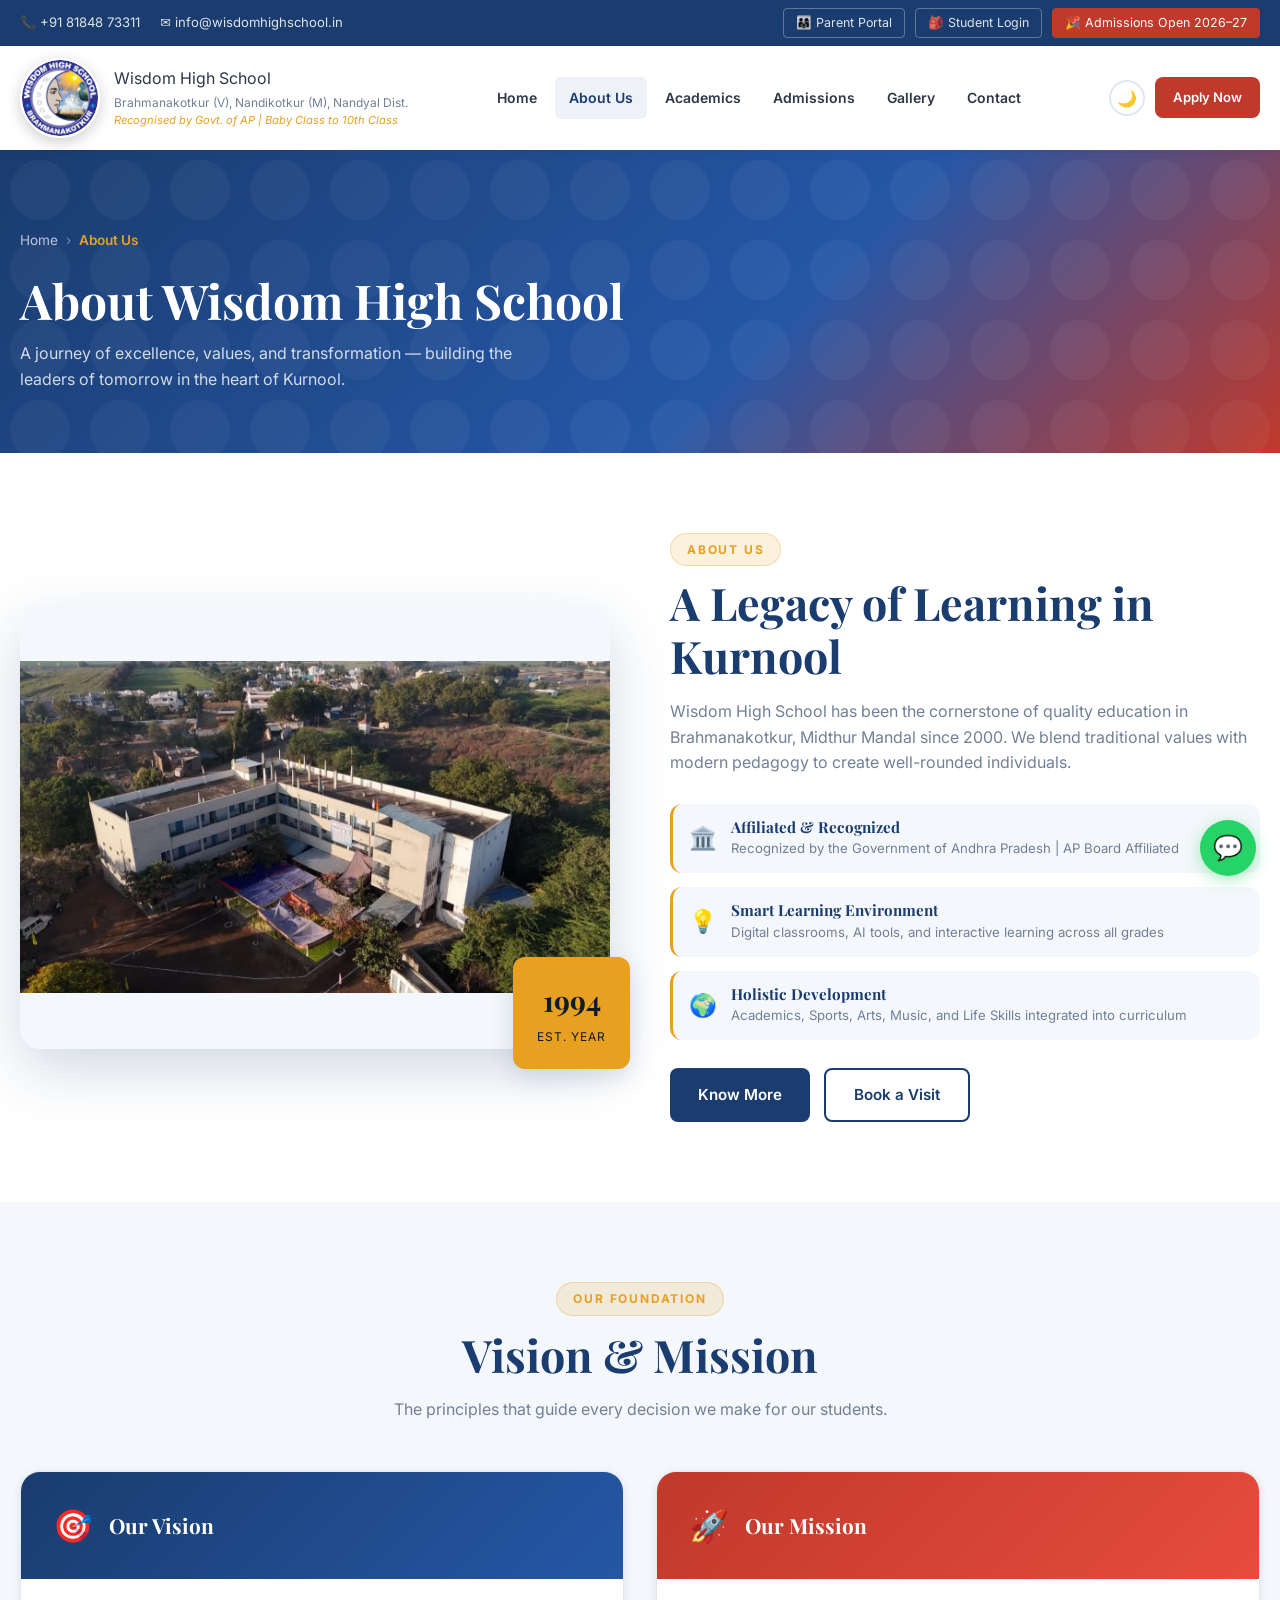
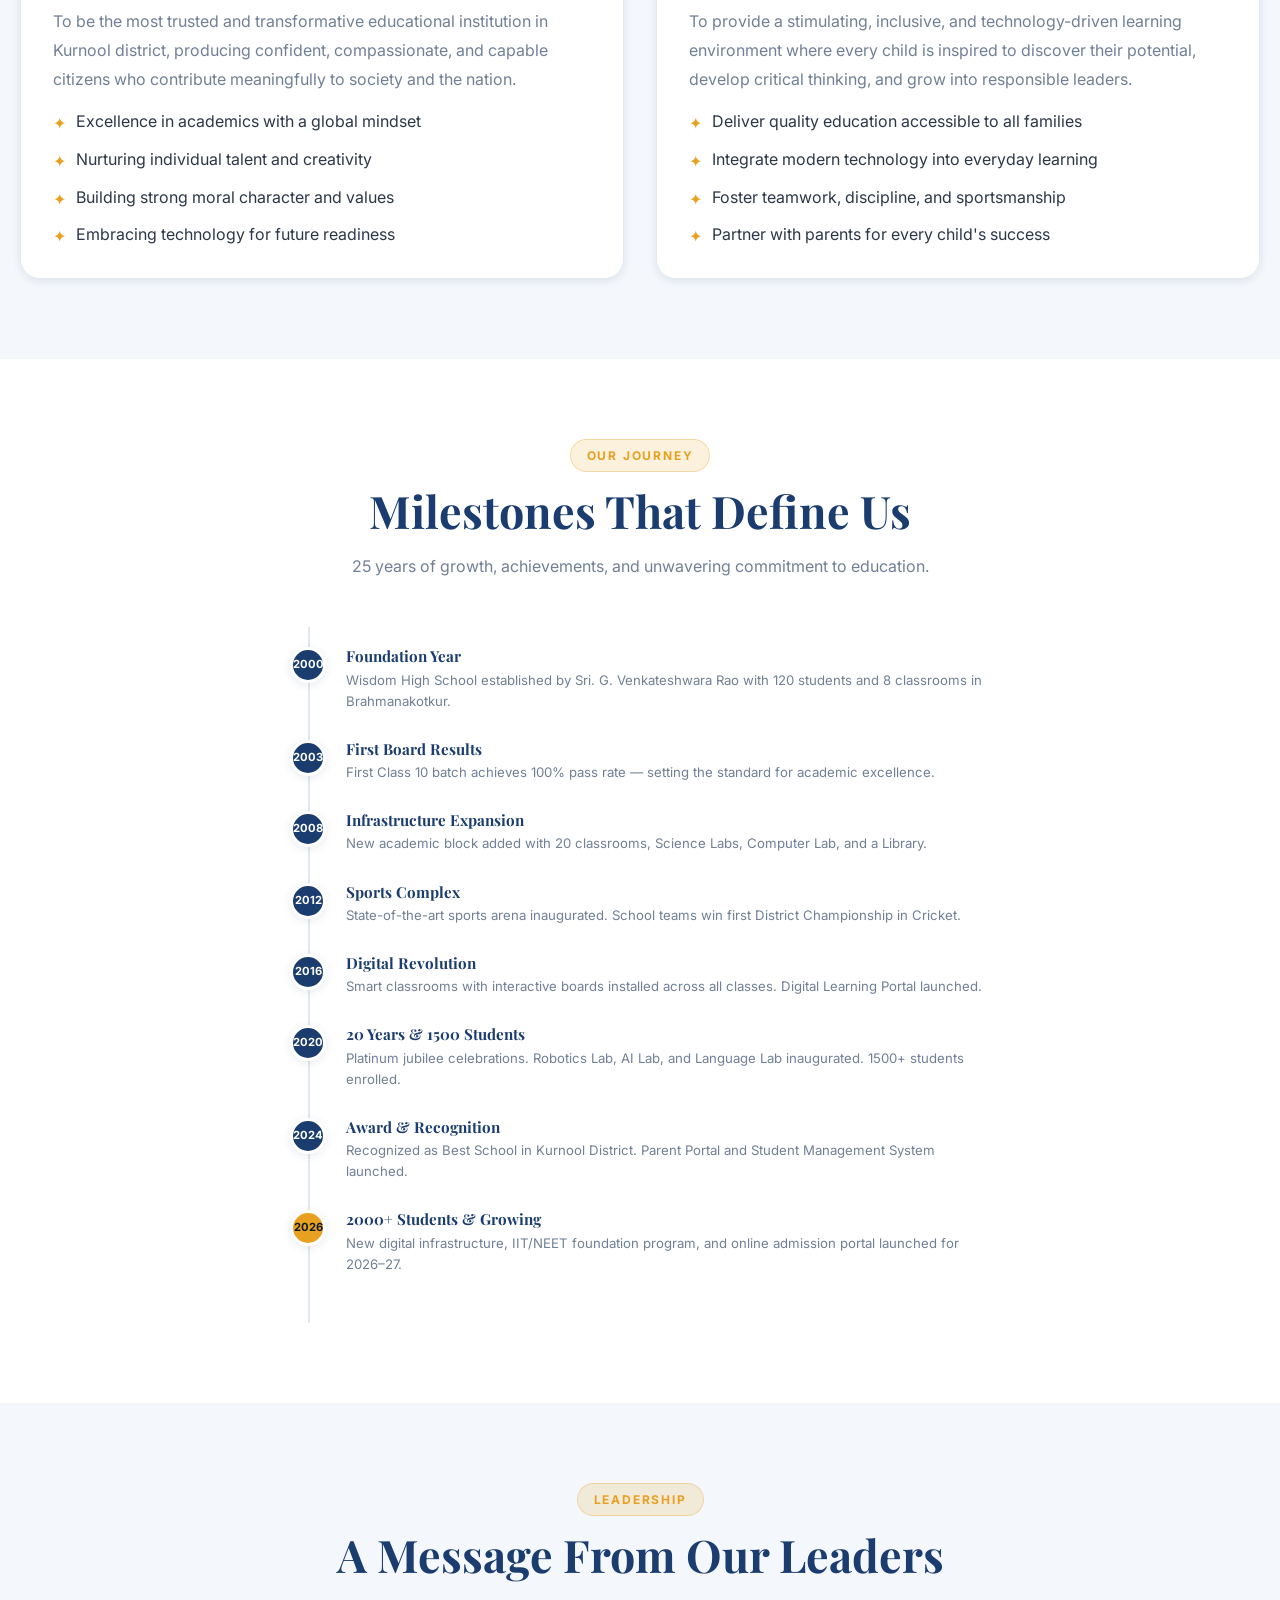
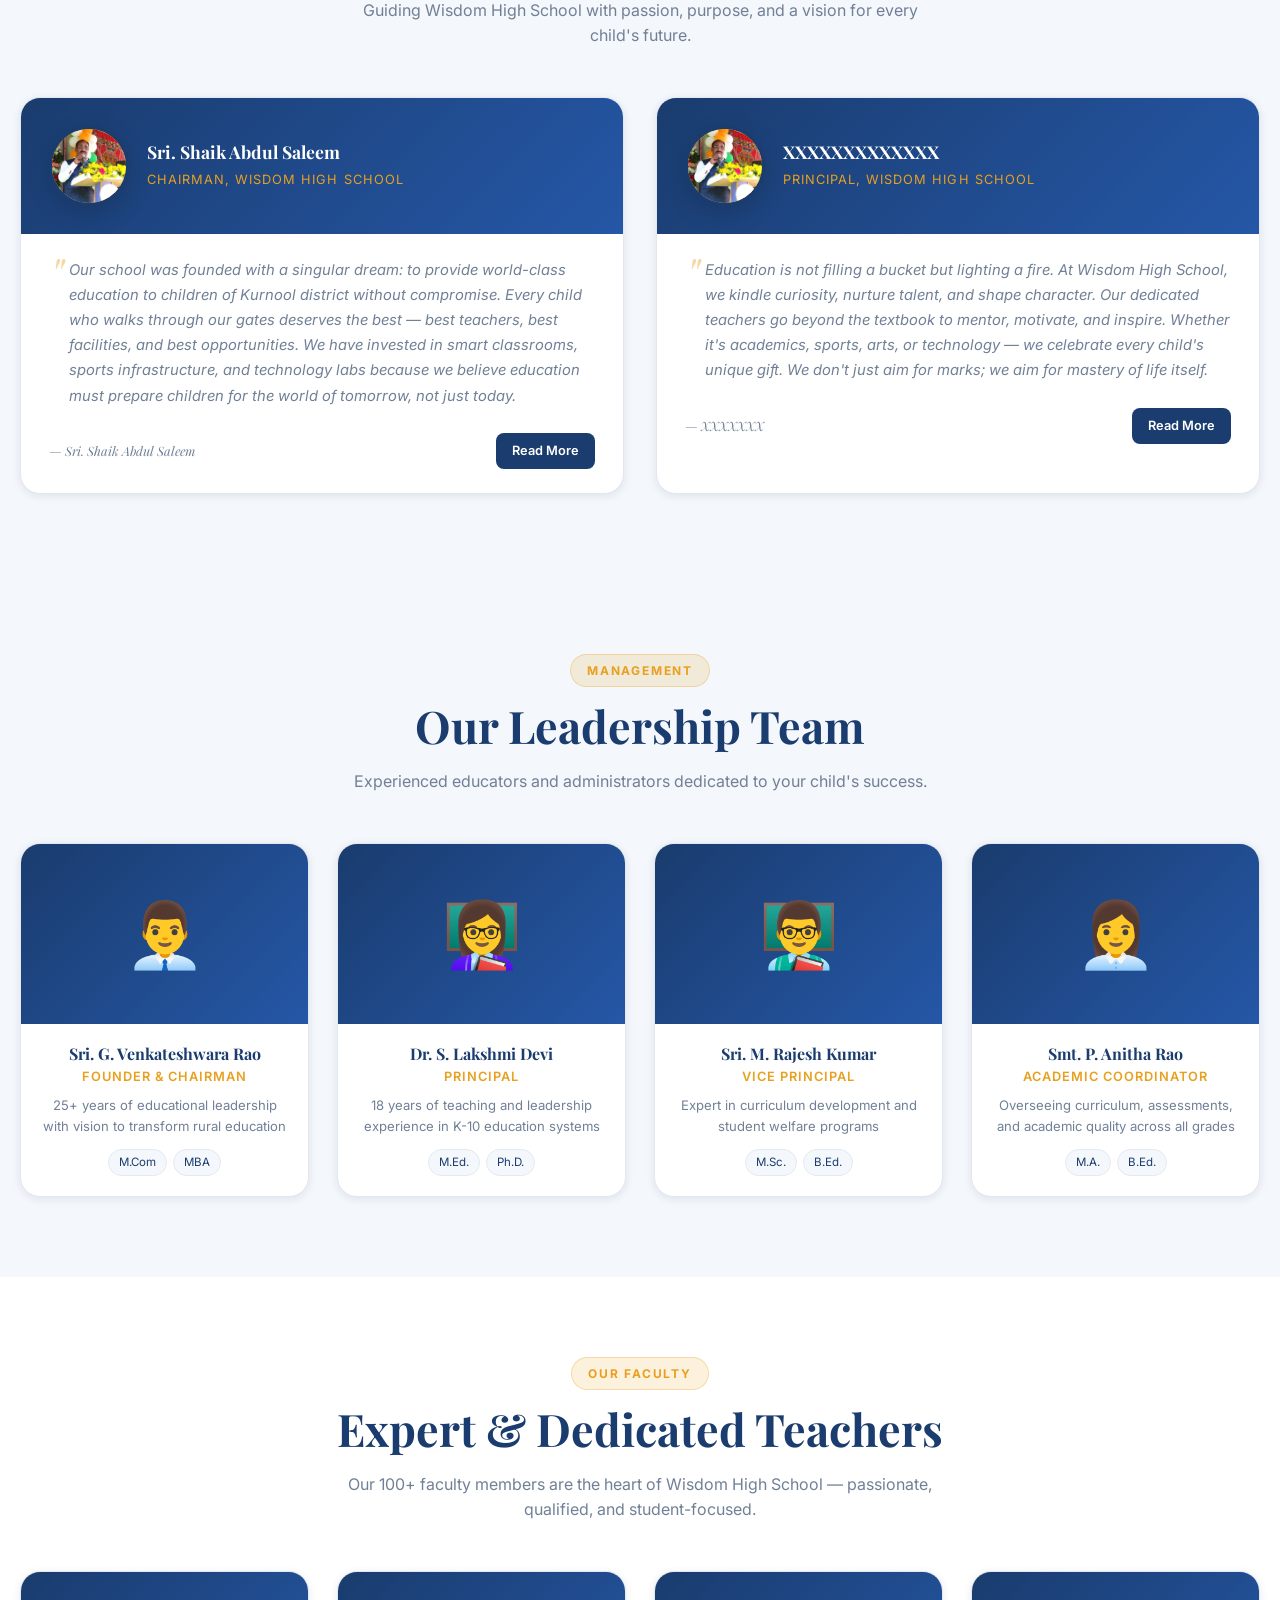
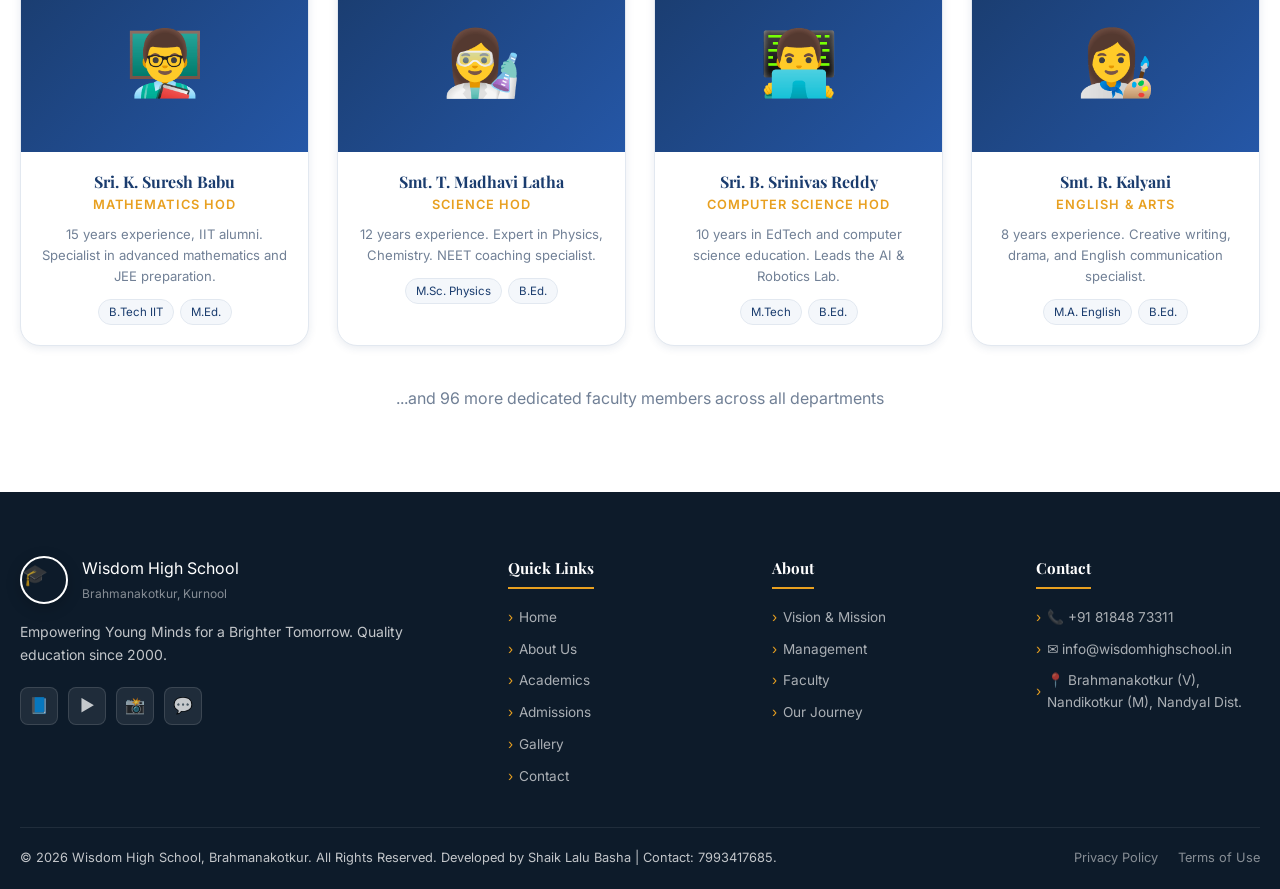
<file: about.html>
<!DOCTYPE html>
<html lang="en">
<head>
  <meta charset="UTF-8" />
  <meta name="viewport" content="width=device-width, initial-scale=1.0" />
  <title>About Us | Wisdom High School Brahmanakotkur</title>
  <meta name="description" content="Learn about Wisdom High School's vision, management, and student success at Brahmanakotkur, Nandikotkur (M), Nandyal Dist." />
  <link rel="preconnect" href="https://fonts.googleapis.com" />
  <link href="https://fonts.googleapis.com/css2?family=Playfair+Display:wght@600;700;800&family=Inter:wght@400;500;600;700&display=swap" rel="stylesheet" />
  <link rel="stylesheet" href="assets/css/style.css" />
  <link rel="stylesheet" href="assets/css/pages.css" />
  <link rel="icon" href="data:image/svg+xml,<svg xmlns='http://www.w3.org/2000/svg' viewBox='0 0 100 100'><text y='.9em' font-size='90'>🏫</text></svg>" />
</head>
<body>

<!-- Topbar -->
<div id="topbar">
  <div class="container">
    <div class="topbar-inner">
      <div class="topbar-left">
        <a href="tel:+918184873311">📞 +91 81848 73311</a>
        <a href="mailto:info@wisdomhighschool.in">✉️ info@wisdomhighschool.in</a>
      </div>
      <div class="topbar-right">
        <a href="portal/parent.html">👨‍👩‍👧 Parent Portal</a>
        <a href="portal/student.html">🎒 Student Login</a>
        <a href="admissions.html" class="admission-btn">🎉 Admissions Open 2026–27</a>
      </div>
    </div>
  </div>
</div>

<!-- Header -->
<header id="header">
  <div class="container">
    <div class="header-inner">
      <a href="index.html" class="logo-wrap">
         <div class="logo-icon">
    <img src="assets/icons/logo.jpg" alt="School Logo">
</div>
        <div class="logo-text">
          <div class="school-name">Wisdom High School</div>
          <div class="school-location">Brahmanakotkur (V), Nandikotkur (M), Nandyal Dist.</div>
          <div class="school-tagline">Recognised by Govt. of AP | Baby Class to 10th Class</div>
        </div>
      </a>
      <nav class="main-nav">
        <div class="nav-item"><a href="index.html" class="nav-link">Home</a></div>
        <div class="nav-item"><a href="about.html" class="nav-link active">About Us</a></div>
        <div class="nav-item"><a href="academics.html" class="nav-link">Academics</a></div>
        <div class="nav-item"><a href="admissions.html" class="nav-link">Admissions</a></div>
        <div class="nav-item"><a href="gallery.html" class="nav-link">Gallery</a></div>
        <div class="nav-item"><a href="contact.html" class="nav-link">Contact</a></div>
      </nav>
      <div class="header-actions">
        <button id="darkToggle">🌙</button>
        <a href="admissions.html" class="btn btn-accent" style="font-size:0.82rem;padding:10px 18px;">Apply Now</a>
        <button id="mobileMenuBtn"><span></span><span></span><span></span></button>
      </div>
    </div>
    <div id="mobileMenu">
      <a href="index.html" class="mobile-nav-link">🏠 Home</a>
      <a href="about.html" class="mobile-nav-link">ℹ️ About Us</a>
      <a href="academics.html" class="mobile-nav-link">📚 Academics</a>
      <a href="admissions.html" class="mobile-nav-link">📝 Admissions</a>
      <a href="gallery.html" class="mobile-nav-link">🖼️ Gallery</a>
      <a href="contact.html" class="mobile-nav-link">📞 Contact</a>
    </div>
  </div>
</header>

<!-- Page Hero -->
<section class="page-hero">
  <div class="container">
    <div class="page-hero-content">
      <div class="breadcrumb">
        <a href="index.html">Home</a>
        <span>›</span>
        <span class="current">About Us</span>
      </div>
      <h1>About Wisdom High School</h1>
      <p>A journey of excellence, values, and transformation — building the leaders of tomorrow in the heart of Kurnool.</p>
    </div>
  </div>
</section>

<!-- Our Story -->
<section class="section-pad" id="about">
  <div class="container">
    <div class="about-grid">
      <div class="about-img-wrap" data-aos="fade-right">
        <div class="about-img">
    <img src="assets/images/school-building.jpg" alt="Wisdom High School">
</div>
        <div class="about-badge">
          <strong>1994</strong>
          <span>Est. Year</span>
        </div>
      </div>
      <div class="about-content" data-aos="fade-left">
        <div class="section-tag">About Us</div>
        <h2 class="section-title">A Legacy of Learning in Kurnool</h2>
        <p style="color:var(--text-muted);margin-bottom:20px;">Wisdom High School has been the cornerstone of quality education in Brahmanakotkur, Midthur Mandal since 2000. We blend traditional values with modern pedagogy to create well-rounded individuals.</p>
        <div class="about-features">
          <div class="about-feature">
            <div class="about-feature-icon">🏛️</div>
            <div>
              <h4>Affiliated & Recognized</h4>
              <p>Recognized by the Government of Andhra Pradesh | AP Board Affiliated</p>
            </div>
          </div>
          <div class="about-feature">
            <div class="about-feature-icon">💡</div>
            <div>
              <h4>Smart Learning Environment</h4>
              <p>Digital classrooms, AI tools, and interactive learning across all grades</p>
            </div>
          </div>
          <div class="about-feature">
            <div class="about-feature-icon">🌍</div>
            <div>
              <h4>Holistic Development</h4>
              <p>Academics, Sports, Arts, Music, and Life Skills integrated into curriculum</p>
            </div>
          </div>
        </div>
        <div style="display:flex;gap:14px;flex-wrap:wrap;">
          <a href="about.html" class="btn btn-primary">Know More</a>
          <a href="contact.html" class="btn btn-outline" style="border-color:var(--primary);color:var(--primary);">Book a Visit</a>
        </div>
      </div>
    </div>
  </div>
</section>

<!-- Vision & Mission -->
<section class="section-pad" id="vision" style="background:var(--light);">
  <div class="container">
    <div class="text-center" data-aos="fade-up">
      <div class="section-tag">Our Foundation</div>
      <h2 class="section-title">Vision & Mission</h2>
      <p class="section-sub">The principles that guide every decision we make for our students.</p>
    </div>
    <div class="vision-mission-grid" data-aos="fade-up">
      <div class="vm-card">
        <div class="vm-card-header vision">
          <div class="vm-icon">🎯</div>
          <h3>Our Vision</h3>
        </div>
        <div class="vm-card-body">
          <p>To be the most trusted and transformative educational institution in Kurnool district, producing confident, compassionate, and capable citizens who contribute meaningfully to society and the nation.</p>
          <div class="vm-points">
            <div class="vm-point">Excellence in academics with a global mindset</div>
            <div class="vm-point">Nurturing individual talent and creativity</div>
            <div class="vm-point">Building strong moral character and values</div>
            <div class="vm-point">Embracing technology for future readiness</div>
          </div>
        </div>
      </div>
      <div class="vm-card">
        <div class="vm-card-header mission">
          <div class="vm-icon">🚀</div>
          <h3>Our Mission</h3>
        </div>
        <div class="vm-card-body">
          <p>To provide a stimulating, inclusive, and technology-driven learning environment where every child is inspired to discover their potential, develop critical thinking, and grow into responsible leaders.</p>
          <div class="vm-points">
            <div class="vm-point">Deliver quality education accessible to all families</div>
            <div class="vm-point">Integrate modern technology into everyday learning</div>
            <div class="vm-point">Foster teamwork, discipline, and sportsmanship</div>
            <div class="vm-point">Partner with parents for every child's success</div>
          </div>
        </div>
      </div>
    </div>
  </div>
</section>

<!-- Our Journey Timeline -->
<section class="section-pad" id="timeline">
  <div class="container">
    <div class="text-center" data-aos="fade-up">
      <div class="section-tag">Our Journey</div>
      <h2 class="section-title">Milestones That Define Us</h2>
      <p class="section-sub">25 years of growth, achievements, and unwavering commitment to education.</p>
    </div>
    <div style="max-width:700px;margin:0 auto;" data-aos="fade-up">
      <div class="timeline">
        <div class="timeline-item">
          <div class="timeline-dot">2000</div>
          <div class="timeline-content">
            <h4>Foundation Year</h4>
            <p>Wisdom High School established by Sri. G. Venkateshwara Rao with 120 students and 8 classrooms in Brahmanakotkur.</p>
          </div>
        </div>
        <div class="timeline-item">
          <div class="timeline-dot">2003</div>
          <div class="timeline-content">
            <h4>First Board Results</h4>
            <p>First Class 10 batch achieves 100% pass rate — setting the standard for academic excellence.</p>
          </div>
        </div>
        <div class="timeline-item">
          <div class="timeline-dot">2008</div>
          <div class="timeline-content">
            <h4>Infrastructure Expansion</h4>
            <p>New academic block added with 20 classrooms, Science Labs, Computer Lab, and a Library.</p>
          </div>
        </div>
        <div class="timeline-item">
          <div class="timeline-dot">2012</div>
          <div class="timeline-content">
            <h4>Sports Complex</h4>
            <p>State-of-the-art sports arena inaugurated. School teams win first District Championship in Cricket.</p>
          </div>
        </div>
        <div class="timeline-item">
          <div class="timeline-dot">2016</div>
          <div class="timeline-content">
            <h4>Digital Revolution</h4>
            <p>Smart classrooms with interactive boards installed across all classes. Digital Learning Portal launched.</p>
          </div>
        </div>
        <div class="timeline-item">
          <div class="timeline-dot">2020</div>
          <div class="timeline-content">
            <h4>20 Years & 1500 Students</h4>
            <p>Platinum jubilee celebrations. Robotics Lab, AI Lab, and Language Lab inaugurated. 1500+ students enrolled.</p>
          </div>
        </div>
        <div class="timeline-item">
          <div class="timeline-dot">2024</div>
          <div class="timeline-content">
            <h4>Award & Recognition</h4>
            <p>Recognized as Best School in Kurnool District. Parent Portal and Student Management System launched.</p>
          </div>
        </div>
        <div class="timeline-item">
          <div class="timeline-dot" style="background:var(--secondary);color:var(--dark);">2026</div>
          <div class="timeline-content">
            <h4>2000+ Students & Growing</h4>
            <p>New digital infrastructure, IIT/NEET foundation program, and online admission portal launched for 2026–27.</p>
          </div>
        </div>
      </div>
    </div>
  </div>
</section>

<!-- Chairman & Principal Messages -->
<section class="section-pad messages-section">
  <div class="container">
    <div class="text-center" data-aos="fade-up">
      <div class="section-tag">Leadership</div>
      <h2 class="section-title">A Message From Our Leaders</h2>
      <p class="section-sub">Guiding Wisdom High School with passion, purpose, and a vision for every child's future.</p>
    </div>
    <div class="messages-grid">
      <!-- Chairman -->
      <div class="message-card" data-aos="fade-right">
        <div class="message-header">
          <div class="message-avatar">
    <img src="assets/images/founder.jpg" alt="Chairman - Sri. Shaik Abdul Saleem">
</div><style>.message-avatar{
    width: 80px;
    height: 80px;
    border-radius: 50%;
    overflow: hidden;
    flex-shrink: 0;

    border: 3px solid var(--primary);
    box-shadow: 0 8px 25px rgba(0,0,0,0.15);

    transition: all 0.3s ease;
}

.message-avatar img{
    width: 100%;
    height: 100%;
    object-fit: cover;
    display: block;
}

.message-avatar:hover{
    transform: scale(1.05);
}</style>
          <div class="message-person">
            <h3>Sri. Shaik Abdul Saleem</h3>
            <span>Chairman, Wisdom High School</span>
          </div>
        </div>
        <div class="message-body">
          <p>Our school was founded with a singular dream: to provide world-class education to children of Kurnool district without compromise. Every child who walks through our gates deserves the best — best teachers, best facilities, and best opportunities. We have invested in smart classrooms, sports infrastructure, and technology labs because we believe education must prepare children for the world of tomorrow, not just today.</p>
        </div>
        <div class="message-footer">
          <span class="message-sig">— Sri. Shaik Abdul Saleem</span>
          <a href="about.html#chairman" class="btn btn-primary" style="margin-left:auto;font-size:0.8rem;padding:8px 16px;">Read More</a>
        </div>
      </div>
      <!-- Principal -->
      <div class="message-card" data-aos="fade-left">
        <div class="message-header">
          <div class="message-avatar">
    <img src="assets/images/founder.jpg" alt="Principal - Dr. S. Lakshmi Devi">
</div>
          <div class="message-person">
            <h3>XXXXXXXXXXXXX</h3>
            <span>Principal, Wisdom High School</span>
          </div>
        </div>
        <div class="message-body">
          <p>Education is not filling a bucket but lighting a fire. At Wisdom High School, we kindle curiosity, nurture talent, and shape character. Our dedicated teachers go beyond the textbook to mentor, motivate, and inspire. Whether it's academics, sports, arts, or technology — we celebrate every child's unique gift. We don't just aim for marks; we aim for mastery of life itself.</p>
        </div>
        <div class="message-footer">
          <span class="message-sig">— XXXXXXX</span>
          <a href="about.html#principal" class="btn btn-primary" style="margin-left:auto;font-size:0.8rem;padding:8px 16px;">Read More</a>
        </div>
      </div>
    </div>
  </div>
</section><!-- Management Team -->
<section class="section-pad" id="management" style="background:var(--light);">
  <div class="container">
    <div class="text-center" data-aos="fade-up">
      <div class="section-tag">Management</div>
      <h2 class="section-title">Our Leadership Team</h2>
      <p class="section-sub">Experienced educators and administrators dedicated to your child's success.</p>
    </div>
    <div class="team-grid">
      <div class="team-card" data-aos="zoom-in" data-aos-delay="0">
        <div class="team-avatar">👨‍💼</div>
        <div class="team-info">
          <h3>Sri. G. Venkateshwara Rao</h3>
          <div class="team-role">Founder & Chairman</div>
          <p>25+ years of educational leadership with vision to transform rural education</p>
          <div class="team-qual"><span class="qual-tag">M.Com</span><span class="qual-tag">MBA</span></div>
        </div>
      </div>
      <div class="team-card" data-aos="zoom-in" data-aos-delay="100">
        <div class="team-avatar">👩‍🏫</div>
        <div class="team-info">
          <h3>Dr. S. Lakshmi Devi</h3>
          <div class="team-role">Principal</div>
          <p>18 years of teaching and leadership experience in K-10 education systems</p>
          <div class="team-qual"><span class="qual-tag">M.Ed.</span><span class="qual-tag">Ph.D.</span></div>
        </div>
      </div>
      <div class="team-card" data-aos="zoom-in" data-aos-delay="200">
        <div class="team-avatar">👨‍🏫</div>
        <div class="team-info">
          <h3>Sri. M. Rajesh Kumar</h3>
          <div class="team-role">Vice Principal</div>
          <p>Expert in curriculum development and student welfare programs</p>
          <div class="team-qual"><span class="qual-tag">M.Sc.</span><span class="qual-tag">B.Ed.</span></div>
        </div>
      </div>
      <div class="team-card" data-aos="zoom-in" data-aos-delay="300">
        <div class="team-avatar">👩‍💼</div>
        <div class="team-info">
          <h3>Smt. P. Anitha Rao</h3>
          <div class="team-role">Academic Coordinator</div>
          <p>Overseeing curriculum, assessments, and academic quality across all grades</p>
          <div class="team-qual"><span class="qual-tag">M.A.</span><span class="qual-tag">B.Ed.</span></div>
        </div>
      </div>
    </div>
  </div>
</section>

<!-- Faculty Section -->
<section class="section-pad" id="faculty">
  <div class="container">
    <div class="text-center" data-aos="fade-up">
      <div class="section-tag">Our Faculty</div>
      <h2 class="section-title">Expert & Dedicated Teachers</h2>
      <p class="section-sub">Our 100+ faculty members are the heart of Wisdom High School — passionate, qualified, and student-focused.</p>
    </div>
    <div class="team-grid">
      <div class="team-card" data-aos="fade-up" data-aos-delay="0">
        <div class="team-avatar">👨‍🏫</div>
        <div class="team-info">
          <h3>Sri. K. Suresh Babu</h3>
          <div class="team-role">Mathematics HOD</div>
          <p>15 years experience, IIT alumni. Specialist in advanced mathematics and JEE preparation.</p>
          <div class="team-qual"><span class="qual-tag">B.Tech IIT</span><span class="qual-tag">M.Ed.</span></div>
        </div>
      </div>
      <div class="team-card" data-aos="fade-up" data-aos-delay="100">
        <div class="team-avatar">👩‍🔬</div>
        <div class="team-info">
          <h3>Smt. T. Madhavi Latha</h3>
          <div class="team-role">Science HOD</div>
          <p>12 years experience. Expert in Physics, Chemistry. NEET coaching specialist.</p>
          <div class="team-qual"><span class="qual-tag">M.Sc. Physics</span><span class="qual-tag">B.Ed.</span></div>
        </div>
      </div>
      <div class="team-card" data-aos="fade-up" data-aos-delay="200">
        <div class="team-avatar">👨‍💻</div>
        <div class="team-info">
          <h3>Sri. B. Srinivas Reddy</h3>
          <div class="team-role">Computer Science HOD</div>
          <p>10 years in EdTech and computer science education. Leads the AI & Robotics Lab.</p>
          <div class="team-qual"><span class="qual-tag">M.Tech</span><span class="qual-tag">B.Ed.</span></div>
        </div>
      </div>
      <div class="team-card" data-aos="fade-up" data-aos-delay="300">
        <div class="team-avatar">👩‍🎨</div>
        <div class="team-info">
          <h3>Smt. R. Kalyani</h3>
          <div class="team-role">English & Arts</div>
          <p>8 years experience. Creative writing, drama, and English communication specialist.</p>
          <div class="team-qual"><span class="qual-tag">M.A. English</span><span class="qual-tag">B.Ed.</span></div>
        </div>
      </div>
    </div>
    <div class="text-center" style="margin-top:40px;">
      <p style="color:var(--text-muted);">...and 96 more dedicated faculty members across all departments</p>
    </div>
  </div>
</section>

<!-- Footer -->
<footer id="footer">
  <div class="footer-top">
    <div class="container">
      <div class="footer-grid">
        <div class="footer-brand">
          <a href="index.html" class="logo-wrap" style="margin-bottom:16px;display:inline-flex;">
            <div class="logo-icon" style="width:48px;height:48px;font-size:1.3rem;">🎓</div>
            <div class="logo-text">
              <div class="school-name">Wisdom High School</div>
              <div class="school-location">Brahmanakotkur, Kurnool</div>
            </div>
          </a>
          <p>Empowering Young Minds for a Brighter Tomorrow. Quality education since 2000.</p>
          <div class="footer-social">
            <a href="#" class="social-btn">📘</a>
            <a href="#" class="social-btn">▶️</a>
            <a href="#" class="social-btn">📸</a>
            <a href="https://wa.me/919876543210" class="social-btn">💬</a>
          </div>
        </div>
        <div class="footer-col">
          <h4>Quick Links</h4>
          <div class="footer-links">
            <a href="index.html">Home</a>
            <a href="about.html">About Us</a>
            <a href="academics.html">Academics</a>
            <a href="admissions.html">Admissions</a>
            <a href="gallery.html">Gallery</a>
            <a href="contact.html">Contact</a>
          </div>
        </div>
        <div class="footer-col">
          <h4>About</h4>
          <div class="footer-links">
            <a href="about.html#vision">Vision & Mission</a>
            <a href="about.html#management">Management</a>
            <a href="about.html#faculty">Faculty</a>
            <a href="about.html#timeline">Our Journey</a>
          </div>
        </div>
        <div class="footer-col">
          <h4>Contact</h4>
          <div class="footer-links">
            <a href="tel:+918184873311">📞 +91 81848 73311</a>
            <a href="mailto:info@wisdomhighschool.in">✉️ info@wisdomhighschool.in</a>
            <a href="#">📍 Brahmanakotkur (V), Nandikotkur (M), Nandyal Dist.</a>
          </div>
        </div>
      </div>
    </div>
  </div>
  <div class="container">
    <div class="footer-bottom">
      <p>© 2026 Wisdom High School, Brahmanakotkur. All Rights Reserved. Developed by Shaik Lalu Basha | Contact: 7993417685.</p>
      <div class="footer-bottom-links">
        <a href="#">Privacy Policy</a>
        <a href="#">Terms of Use</a>
      </div>
    </div>
  </div>
</footer>

<a href="https://wa.me/919876543210" id="whatsappFloat" target="_blank">💬</a>
<button id="scrollTop">↑</button>

<script src="assets/js/main.js"></script>
</body>
</html>
</file>
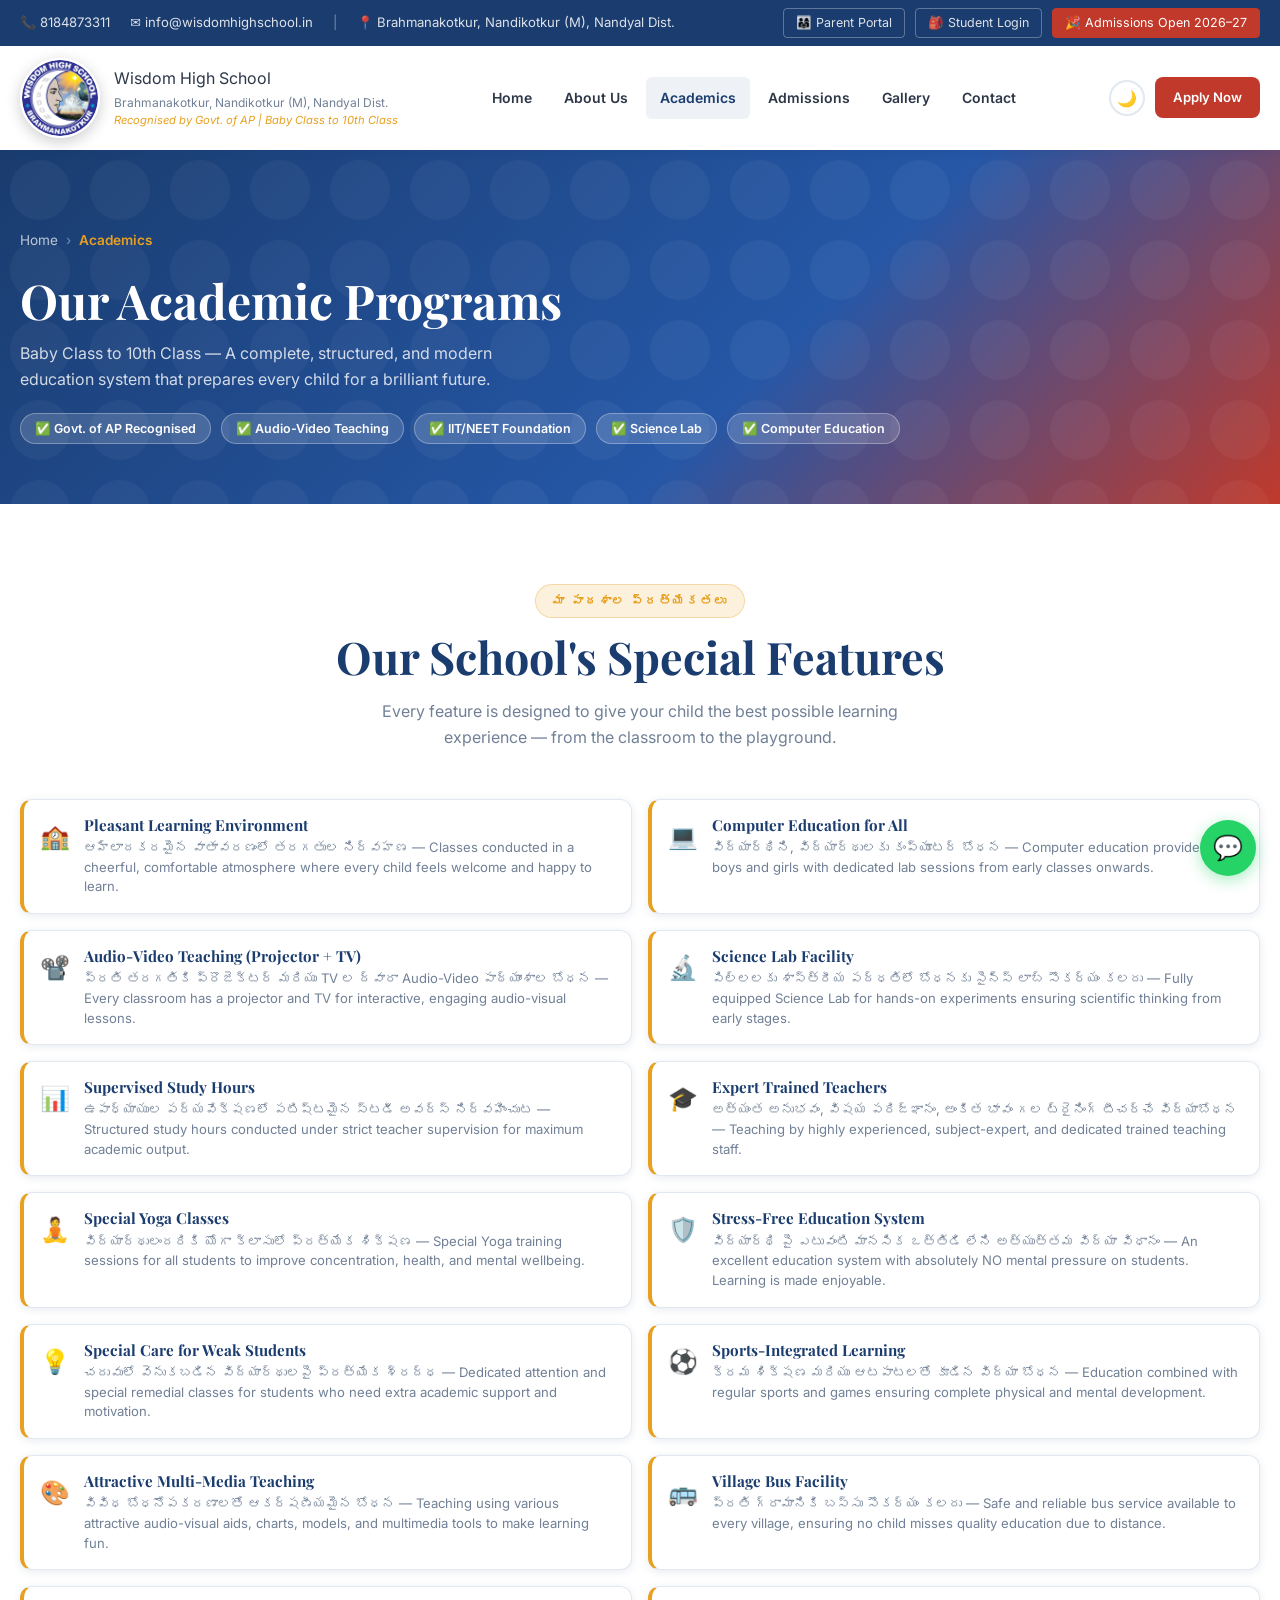
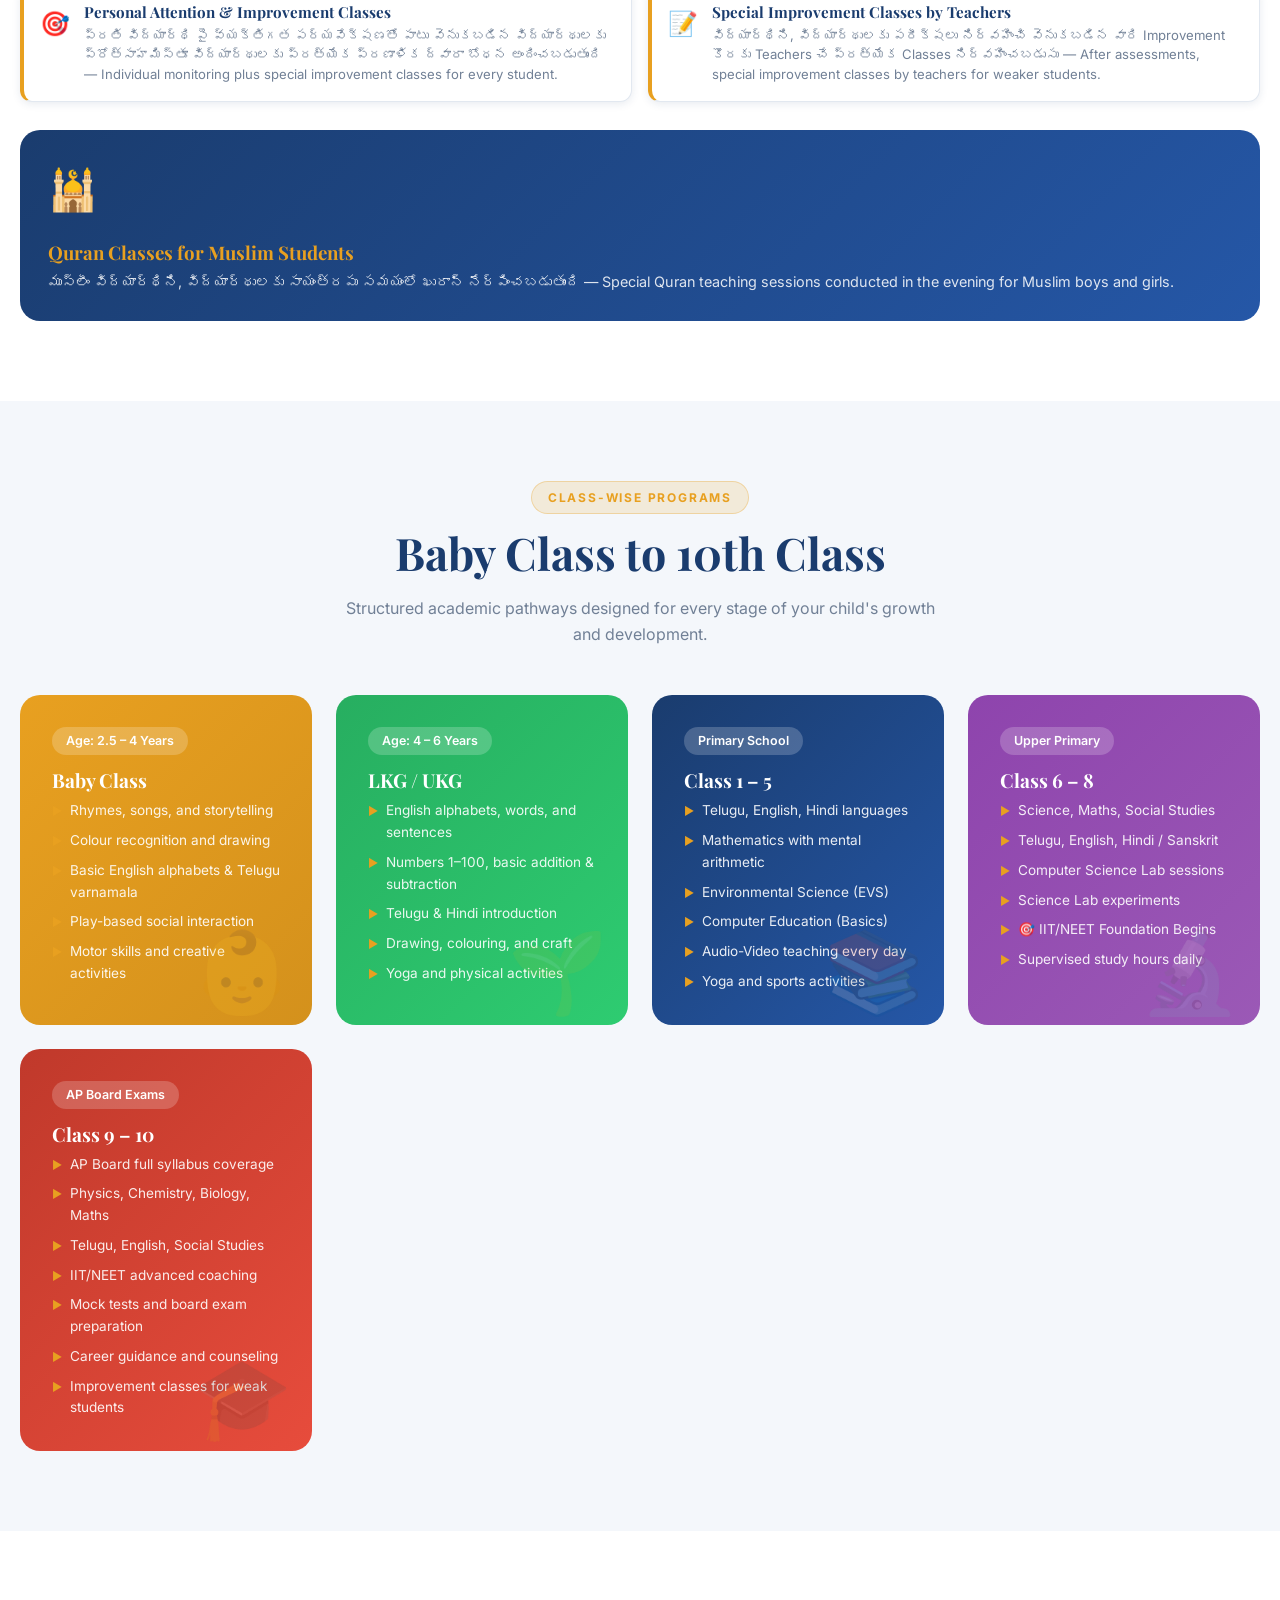
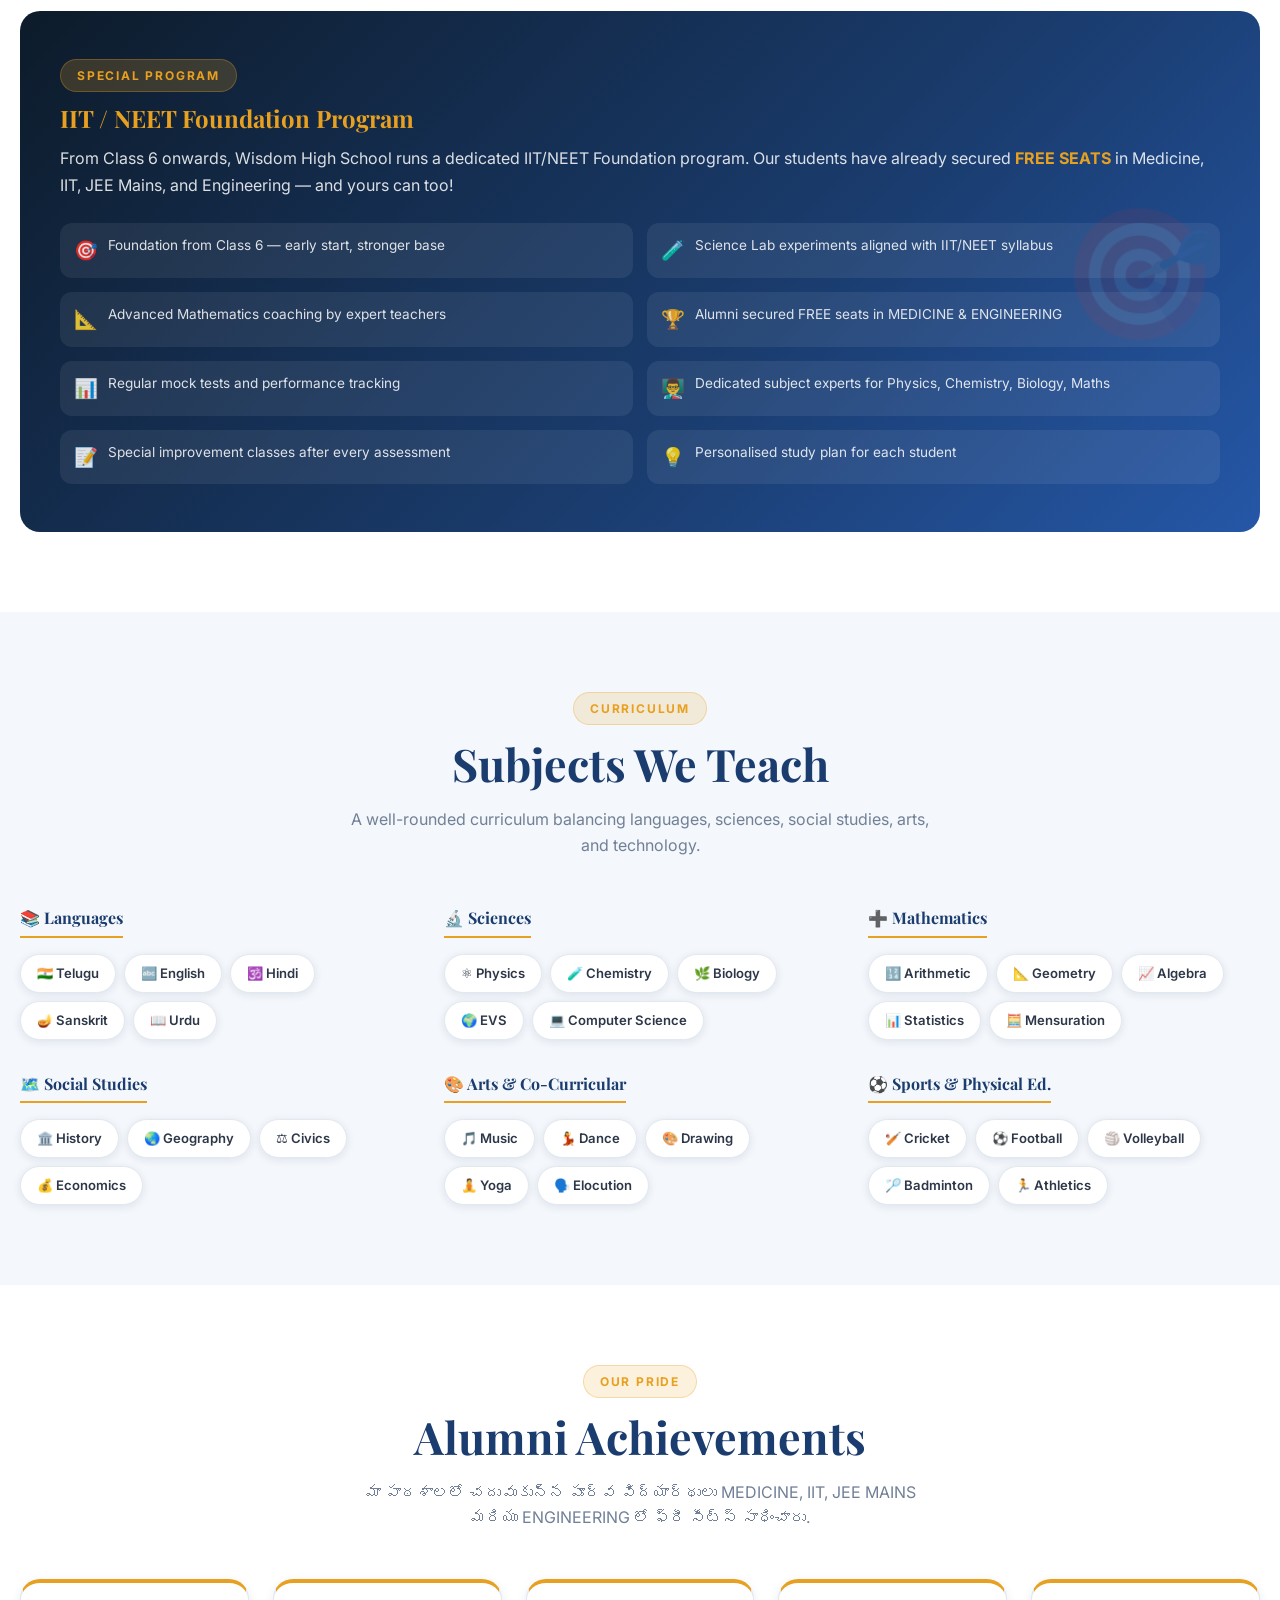
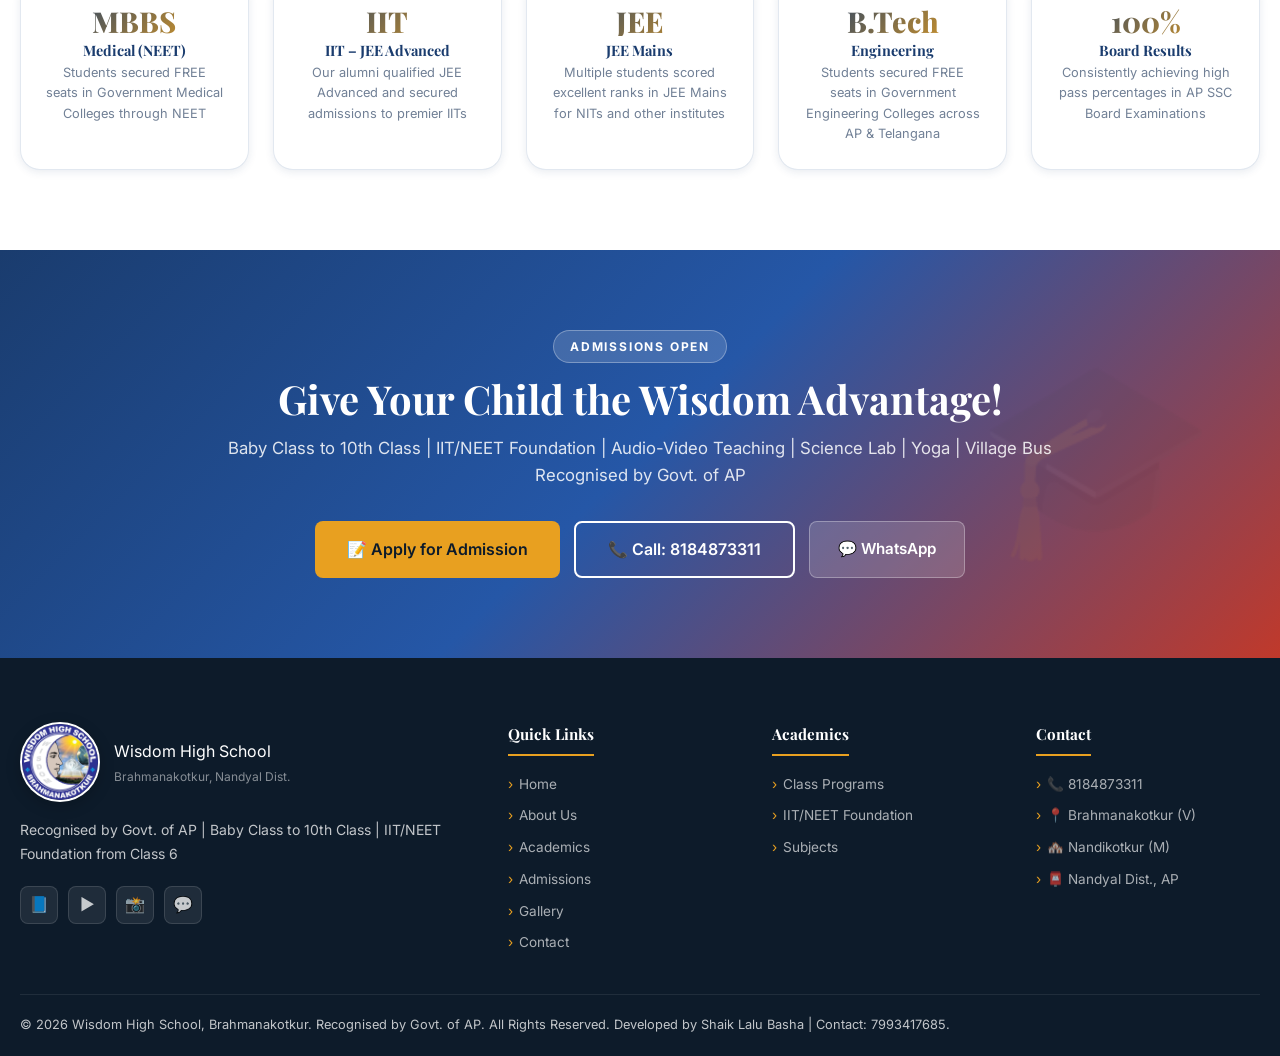
<file: academics.html>
<!DOCTYPE html>
<html lang="en">
<head>
  <meta charset="UTF-8" />
  <meta name="viewport" content="width=device-width, initial-scale=1.0" />
  <title>Academics | Wisdom High School Brahmanakotkur</title>
  <meta name="description" content="Academics at Wisdom High School — Baby Class to 10th Class. IIT/NEET Foundation from Class 6. Audio-Video teaching, Science Lab, Computer Education. Call 8184873311." />
  <link rel="preconnect" href="https://fonts.googleapis.com" />
  <link href="https://fonts.googleapis.com/css2?family=Playfair+Display:wght@600;700;800&family=Inter:wght@400;500;600;700&display=swap" rel="stylesheet" />
  <link rel="stylesheet" href="assets/css/style.css" />
  <link rel="stylesheet" href="assets/css/pages.css" />
  <link rel="icon" href="data:image/svg+xml,<svg xmlns='http://www.w3.org/2000/svg' viewBox='0 0 100 100'><text y='.9em' font-size='90'>🏫</text></svg>" />
  <style>
    /* ── Academics page extra styles ── */
    .feature-badge {
      display: inline-flex; align-items: center; gap: 6px;
      background: rgba(26,60,110,0.08); color: var(--primary);
      border: 1px solid rgba(26,60,110,0.2);
      padding: 5px 14px; border-radius: 50px;
      font-size: 0.78rem; font-weight: 600;
    }
    .dark-mode .feature-badge { background: rgba(255,255,255,0.08); color: var(--secondary); border-color: rgba(255,255,255,0.15); }

    .highlight-row {
      display: flex; align-items: flex-start; gap: 14px;
      padding: 16px; border-radius: var(--radius);
      background: var(--white); border: 1px solid var(--border);
      border-left: 4px solid var(--secondary);
      box-shadow: var(--shadow-sm); transition: var(--transition);
    }
    .dark-mode .highlight-row { background: #1A2535; border-color: #2D3748; border-left-color: var(--secondary); }
    .highlight-row:hover { transform: translateX(5px); border-left-color: var(--primary); }
    .highlight-icon { font-size: 1.5rem; flex-shrink: 0; margin-top: 2px; }
    .highlight-text h4 { font-size: 0.95rem; color: var(--primary); margin-bottom: 4px; }
    .dark-mode .highlight-text h4 { color: var(--secondary); }
    .highlight-text p { font-size: 0.82rem; color: var(--text-muted); line-height: 1.5; }

    .class-band {
      border-radius: var(--radius-lg); padding: 32px;
      color: white; position: relative; overflow: hidden;
    }
    .class-band::after {
      content: attr(data-emoji);
      position: absolute; right: 20px; bottom: -10px;
      font-size: 5rem; opacity: 0.15;
    }
    .class-band h3 { color: white; margin-bottom: 8px; font-size: 1.2rem; }
    .class-band .band-label {
      display: inline-block; background: rgba(255,255,255,0.2);
      padding: 4px 14px; border-radius: 50px; font-size: 0.78rem;
      font-weight: 600; margin-bottom: 14px;
    }
    .class-band ul { display: flex; flex-direction: column; gap: 8px; }
    .class-band ul li { font-size: 0.85rem; color: rgba(255,255,255,0.9); display: flex; gap: 8px; }
    .class-band ul li::before { content: "▶"; color: var(--secondary); flex-shrink: 0; font-size: 0.7rem; margin-top: 3px; }

    .subject-pill {
      display: inline-flex; align-items: center; gap: 6px;
      padding: 8px 16px; border-radius: 50px;
      font-size: 0.82rem; font-weight: 600;
      background: var(--white); border: 1.5px solid var(--border);
      box-shadow: var(--shadow-sm); transition: var(--transition);
    }
    .dark-mode .subject-pill { background: #1A2535; border-color: #2D3748; color: var(--dark); }
    .subject-pill:hover { border-color: var(--primary); color: var(--primary); transform: translateY(-2px); }

    .iit-card {
      background: linear-gradient(135deg, #0D1B2A 0%, #1A3C6E 60%, #2557A7 100%);
      border-radius: var(--radius-lg); padding: 48px 40px;
      position: relative; overflow: hidden;
    }
    .iit-card::before {
      content: '🎯';
      position: absolute; right: 40px; top: 50%; transform: translateY(-50%);
      font-size: 8rem; opacity: 0.08;
    }
    .iit-card h2 { color: var(--secondary); margin-bottom: 12px; }
    .iit-card p { color: rgba(255,255,255,0.85); font-size: 1rem; line-height: 1.7; margin-bottom: 24px; }
    .iit-points { display: grid; grid-template-columns: 1fr 1fr; gap: 14px; }
    .iit-point {
      display: flex; align-items: flex-start; gap: 10px;
      background: rgba(255,255,255,0.07); border-radius: var(--radius);
      padding: 12px 14px;
    }
    .iit-point span { font-size: 0.85rem; color: rgba(255,255,255,0.85); }

    .alumni-card {
      background: var(--white); border-radius: var(--radius-lg);
      padding: 24px; text-align: center; box-shadow: var(--shadow-sm);
      border: 1px solid var(--border); border-top: 4px solid var(--secondary);
      transition: var(--transition);
    }
    .dark-mode .alumni-card { background: #1A2535; border-color: #2D3748; }
    .alumni-card:hover { transform: translateY(-5px); box-shadow: var(--shadow-md); }
    .alumni-course {
      font-size: 1.8rem; font-weight: 800;
      font-family: var(--font-display);
      background: linear-gradient(135deg, var(--primary), var(--secondary));
      -webkit-background-clip: text; -webkit-text-fill-color: transparent;
      background-clip: text; line-height: 1; margin-bottom: 6px;
    }
    .alumni-card h4 { font-size: 0.9rem; margin-bottom: 4px; }
    .alumni-card p { font-size: 0.8rem; color: var(--text-muted); }

    @media (max-width: 768px) {
      .iit-points { grid-template-columns: 1fr; }
      .iit-card { padding: 32px 24px; }
    }
  </style>
</head>
<body>

<!-- Topbar -->
<div id="topbar">
  <div class="container">
    <div class="topbar-inner">
      <div class="topbar-left">
        <a href="tel:8184873311">📞 8184873311</a>
        <a href="mailto:info@wisdomhighschool.in">✉️ info@wisdomhighschool.in</a>
        <span style="color:rgba(255,255,255,0.4)">|</span>
        <a href="#">📍 Brahmanakotkur, Nandikotkur (M), Nandyal Dist.</a>
      </div>
      <div class="topbar-right">
        <a href="portal/parent.html">👨‍👩‍👧 Parent Portal</a>
        <a href="portal/student.html">🎒 Student Login</a>
        <a href="admissions.html" class="admission-btn">🎉 Admissions Open 2026–27</a>
      </div>
    </div>
  </div>
</div>

<!-- Header -->
<header id="header">
  <div class="container">
    <div class="header-inner">
      <a href="index.html" class="logo-wrap">
         <div class="logo-icon">
    <img src="assets/icons/logo.jpg" alt="School Logo">
</div>
        <div class="logo-text">
          <div class="school-name">Wisdom High School</div>
          <div class="school-location">Brahmanakotkur, Nandikotkur (M), Nandyal Dist.</div>
          <div class="school-tagline">Recognised by Govt. of AP | Baby Class to 10th Class</div>
        </div>
      </a>
      <nav class="main-nav">
        <div class="nav-item"><a href="index.html" class="nav-link">Home</a></div>
        <div class="nav-item"><a href="about.html" class="nav-link">About Us</a></div>
        <div class="nav-item"><a href="academics.html" class="nav-link active">Academics</a></div>
        <div class="nav-item"><a href="admissions.html" class="nav-link">Admissions</a></div>
        <div class="nav-item"><a href="gallery.html" class="nav-link">Gallery</a></div>
        <div class="nav-item"><a href="contact.html" class="nav-link">Contact</a></div>
      </nav>
      <div class="header-actions">
        <button id="darkToggle">🌙</button>
        <a href="admissions.html" class="btn btn-accent" style="font-size:0.82rem;padding:10px 18px;">Apply Now</a>
        <button id="mobileMenuBtn"><span></span><span></span><span></span></button>
      </div>
    </div>
    <div id="mobileMenu">
      <a href="index.html" class="mobile-nav-link">🏠 Home</a>
      <a href="about.html" class="mobile-nav-link">ℹ️ About Us</a>
      <a href="academics.html" class="mobile-nav-link">📚 Academics</a>
      <a href="admissions.html" class="mobile-nav-link">📝 Admissions</a>
      <a href="gallery.html" class="mobile-nav-link">🖼️ Gallery</a>
      <a href="contact.html" class="mobile-nav-link">📞 Contact</a>
    </div>
  </div>
</header>

<!-- Page Hero -->
<section class="page-hero">
  <div class="container">
    <div class="page-hero-content">
      <div class="breadcrumb">
        <a href="index.html">Home</a>
        <span>›</span>
        <span class="current">Academics</span>
      </div>
      <h1>Our Academic Programs</h1>
      <p>Baby Class to 10th Class — A complete, structured, and modern education system that prepares every child for a brilliant future.</p>
      <div style="display:flex;flex-wrap:wrap;gap:10px;margin-top:20px;">
        <span class="feature-badge" style="background:rgba(255,255,255,0.15);color:white;border-color:rgba(255,255,255,0.3);">✅ Govt. of AP Recognised</span>
        <span class="feature-badge" style="background:rgba(255,255,255,0.15);color:white;border-color:rgba(255,255,255,0.3);">✅ Audio-Video Teaching</span>
        <span class="feature-badge" style="background:rgba(255,255,255,0.15);color:white;border-color:rgba(255,255,255,0.3);">✅ IIT/NEET Foundation</span>
        <span class="feature-badge" style="background:rgba(255,255,255,0.15);color:white;border-color:rgba(255,255,255,0.3);">✅ Science Lab</span>
        <span class="feature-badge" style="background:rgba(255,255,255,0.15);color:white;border-color:rgba(255,255,255,0.3);">✅ Computer Education</span>
      </div>
    </div>
  </div>
</section>

<!-- What Makes Our Teaching Special -->
<section class="section-pad">
  <div class="container">
    <div class="text-center" data-aos="fade-up">
      <div class="section-tag">మా పాఠశాల ప్రత్యేకతలు</div>
      <h2 class="section-title">Our School's Special Features</h2>
      <p class="section-sub">Every feature is designed to give your child the best possible learning experience — from the classroom to the playground.</p>
    </div>

    <div style="display:grid;grid-template-columns:1fr 1fr;gap:16px;margin-top:16px;" data-aos="fade-up">

      <div class="highlight-row">
        <div class="highlight-icon">🏫</div>
        <div class="highlight-text">
          <h4>Pleasant Learning Environment</h4>
          <p>ఆహ్లాదకరమైన వాతావరణంలో తరగతుల నిర్వహణ — Classes conducted in a cheerful, comfortable atmosphere where every child feels welcome and happy to learn.</p>
        </div>
      </div>

      <div class="highlight-row">
        <div class="highlight-icon">💻</div>
        <div class="highlight-text">
          <h4>Computer Education for All</h4>
          <p>విద్యార్థిని, విద్యార్థులకు కంప్యూటర్ బోధన — Computer education provided to all boys and girls with dedicated lab sessions from early classes onwards.</p>
        </div>
      </div>

      <div class="highlight-row">
        <div class="highlight-icon">📽️</div>
        <div class="highlight-text">
          <h4>Audio-Video Teaching (Projector + TV)</h4>
          <p>ప్రతి తరగతికి ప్రొజెక్టర్ మరియు TV ల ద్వారా Audio-Video పాఠ్యాంశాల బోధన — Every classroom has a projector and TV for interactive, engaging audio-visual lessons.</p>
        </div>
      </div>

      <div class="highlight-row">
        <div class="highlight-icon">🔬</div>
        <div class="highlight-text">
          <h4>Science Lab Facility</h4>
          <p>పిల్లలకు శాస్త్రీయ పద్ధతిలో బోధనకు సైన్స్ లాబ్ సౌకర్యం కలదు — Fully equipped Science Lab for hands-on experiments ensuring scientific thinking from early stages.</p>
        </div>
      </div>

      <div class="highlight-row">
        <div class="highlight-icon">📊</div>
        <div class="highlight-text">
          <h4>Supervised Study Hours</h4>
          <p>ఉపాధ్యాయుల పర్యవేక్షణలో పటిష్టమైన స్టడీ అవర్స్ నిర్వహించుట — Structured study hours conducted under strict teacher supervision for maximum academic output.</p>
        </div>
      </div>

      <div class="highlight-row">
        <div class="highlight-icon">🎓</div>
        <div class="highlight-text">
          <h4>Expert Trained Teachers</h4>
          <p>అత్యంత అనుభవం, విషయ పరిజ్ఞానం, అంకిత భావం గల ట్రైనింగ్ టీచర్చే విద్యాబోధన — Teaching by highly experienced, subject-expert, and dedicated trained teaching staff.</p>
        </div>
      </div>

      <div class="highlight-row">
        <div class="highlight-icon">🧘</div>
        <div class="highlight-text">
          <h4>Special Yoga Classes</h4>
          <p>విద్యార్థులందరికి యోగా క్లాసులో ప్రత్యేక శిక్షణ — Special Yoga training sessions for all students to improve concentration, health, and mental wellbeing.</p>
        </div>
      </div>

      <div class="highlight-row">
        <div class="highlight-icon">🛡️</div>
        <div class="highlight-text">
          <h4>Stress-Free Education System</h4>
          <p>విద్యార్థి పై ఎటువంటి మానసిక ఒత్తిడి లేని అత్యుత్తమ విద్యా విధానం — An excellent education system with absolutely NO mental pressure on students. Learning is made enjoyable.</p>
        </div>
      </div>

      <div class="highlight-row">
        <div class="highlight-icon">💡</div>
        <div class="highlight-text">
          <h4>Special Care for Weak Students</h4>
          <p>చదువులో వెనుకబడిన విద్యార్థులపై ప్రత్యేక శ్రద్ధ — Dedicated attention and special remedial classes for students who need extra academic support and motivation.</p>
        </div>
      </div>

      <div class="highlight-row">
        <div class="highlight-icon">⚽</div>
        <div class="highlight-text">
          <h4>Sports-Integrated Learning</h4>
          <p>క్రమ శిక్షణ మరియు ఆటపాటలతో కూడిన విద్యా బోధన — Education combined with regular sports and games ensuring complete physical and mental development.</p>
        </div>
      </div>

      <div class="highlight-row">
        <div class="highlight-icon">🎨</div>
        <div class="highlight-text">
          <h4>Attractive Multi-Media Teaching</h4>
          <p>వివిధ బోధనోపకరణాలతో ఆకర్షణీయమైన బోధన — Teaching using various attractive audio-visual aids, charts, models, and multimedia tools to make learning fun.</p>
        </div>
      </div>

      <div class="highlight-row">
        <div class="highlight-icon">🚌</div>
        <div class="highlight-text">
          <h4>Village Bus Facility</h4>
          <p>ప్రతి గ్రామానికి బస్సు సౌకర్యం కలదు — Safe and reliable bus service available to every village, ensuring no child misses quality education due to distance.</p>
        </div>
      </div>

      <div class="highlight-row">
        <div class="highlight-icon">🎯</div>
        <div class="highlight-text">
          <h4>Personal Attention & Improvement Classes</h4>
          <p>ప్రతి విద్యార్థి పై వ్యక్తిగత పర్యవేక్షణతో పాటు వెనుకబడిన విద్యార్థులకు ప్రోత్సాహమిస్తూ విద్యార్థులకు ప్రత్యేక ప్రణాళిక ద్వారా బోధన అందించబడుతుంది — Individual monitoring plus special improvement classes for every student.</p>
        </div>
      </div>

      <div class="highlight-row">
        <div class="highlight-icon">📝</div>
        <div class="highlight-text">
          <h4>Special Improvement Classes by Teachers</h4>
          <p>విద్యార్థిని, విద్యార్థులకు పరీక్షలు నిర్వహించి వెనుకబడిన వారి Improvement కొరకు Teachers చే ప్రత్యేక Classes నిర్వహించబడుసు — After assessments, special improvement classes by teachers for weaker students.</p>
        </div>
      </div>

    </div>

    <!-- Special highlight for Muslim students -->
    <div style="margin-top:28px;background:linear-gradient(135deg,#1A3C6E,#2557A7);border-radius:var(--radius-lg);padding:28px;display:flex;align-items:center;gap:20px;flex-wrap:wrap;" data-aos="fade-up">
      <div style="font-size:2.5rem;">🕌</div>
      <div>
        <h3 style="color:var(--secondary);margin-bottom:6px;">Quran Classes for Muslim Students</h3>
        <p style="color:rgba(255,255,255,0.85);font-size:0.9rem;">ముస్లీం విద్యార్థిని, విద్యార్థులకు సాయంత్రపు సమయంలో ఖురాన్ నేర్పించబడుతుంది — Special Quran teaching sessions conducted in the evening for Muslim boys and girls.</p>
      </div>
    </div>
  </div>
</section>

<!-- Class-wise Programs -->
<section class="section-pad" style="background:var(--light);" id="programs">
  <div class="container">
    <div class="text-center" data-aos="fade-up">
      <div class="section-tag">Class-Wise Programs</div>
      <h2 class="section-title">Baby Class to 10th Class</h2>
      <p class="section-sub">Structured academic pathways designed for every stage of your child's growth and development.</p>
    </div>

    <div style="display:grid;grid-template-columns:repeat(auto-fit,minmax(280px,1fr));gap:24px;" data-aos="fade-up">

      <!-- Baby Class -->
      <div class="class-band" data-emoji="👶" style="background:linear-gradient(135deg,#E8A020,#d4911c);">
        <div class="band-label">Age: 2.5 – 4 Years</div>
        <h3>Baby Class</h3>
        <ul>
          <li>Rhymes, songs, and storytelling</li>
          <li>Colour recognition and drawing</li>
          <li>Basic English alphabets & Telugu varnamala</li>
          <li>Play-based social interaction</li>
          <li>Motor skills and creative activities</li>
        </ul>
      </div>

      <!-- LKG / UKG -->
      <div class="class-band" data-emoji="🌱" style="background:linear-gradient(135deg,#27ae60,#2ecc71);">
        <div class="band-label">Age: 4 – 6 Years</div>
        <h3>LKG / UKG</h3>
        <ul>
          <li>English alphabets, words, and sentences</li>
          <li>Numbers 1–100, basic addition & subtraction</li>
          <li>Telugu & Hindi introduction</li>
          <li>Drawing, colouring, and craft</li>
          <li>Yoga and physical activities</li>
        </ul>
      </div>

      <!-- Class 1-5 -->
      <div class="class-band" data-emoji="📚" style="background:linear-gradient(135deg,#1A3C6E,#2557A7);">
        <div class="band-label">Primary School</div>
        <h3>Class 1 – 5</h3>
        <ul>
          <li>Telugu, English, Hindi languages</li>
          <li>Mathematics with mental arithmetic</li>
          <li>Environmental Science (EVS)</li>
          <li>Computer Education (Basics)</li>
          <li>Audio-Video teaching every day</li>
          <li>Yoga and sports activities</li>
        </ul>
      </div>

      <!-- Class 6-8 -->
      <div class="class-band" data-emoji="🔬" style="background:linear-gradient(135deg,#8e44ad,#9b59b6);">
        <div class="band-label">Upper Primary</div>
        <h3>Class 6 – 8</h3>
        <ul>
          <li>Science, Maths, Social Studies</li>
          <li>Telugu, English, Hindi / Sanskrit</li>
          <li>Computer Science Lab sessions</li>
          <li>Science Lab experiments</li>
          <li>🎯 IIT/NEET Foundation Begins</li>
          <li>Supervised study hours daily</li>
        </ul>
      </div>

      <!-- Class 9-10 -->
      <div class="class-band" data-emoji="🎓" style="background:linear-gradient(135deg,#C0392B,#e74c3c);">
        <div class="band-label">AP Board Exams</div>
        <h3>Class 9 – 10</h3>
        <ul>
          <li>AP Board full syllabus coverage</li>
          <li>Physics, Chemistry, Biology, Maths</li>
          <li>Telugu, English, Social Studies</li>
          <li>IIT/NEET advanced coaching</li>
          <li>Mock tests and board exam preparation</li>
          <li>Career guidance and counseling</li>
          <li>Improvement classes for weak students</li>
        </ul>
      </div>

    </div>
  </div>
</section>

<!-- IIT / NEET Foundation -->
<section class="section-pad" id="iit-neet">
  <div class="container">
    <div class="iit-card" data-aos="fade-up">
      <div class="section-tag" style="background:rgba(232,160,32,0.2);color:var(--secondary);border-color:rgba(232,160,32,0.3);">Special Program</div>
      <h2>IIT / NEET Foundation Program</h2>
      <p>From Class 6 onwards, Wisdom High School runs a dedicated IIT/NEET Foundation program. Our students have already secured <strong style="color:var(--secondary);">FREE SEATS</strong> in Medicine, IIT, JEE Mains, and Engineering — and yours can too!</p>
      <div class="iit-points">
        <div class="iit-point"><span style="font-size:1.2rem;">🎯</span><span>Foundation from Class 6 — early start, stronger base</span></div>
        <div class="iit-point"><span style="font-size:1.2rem;">🧪</span><span>Science Lab experiments aligned with IIT/NEET syllabus</span></div>
        <div class="iit-point"><span style="font-size:1.2rem;">📐</span><span>Advanced Mathematics coaching by expert teachers</span></div>
        <div class="iit-point"><span style="font-size:1.2rem;">🏆</span><span>Alumni secured FREE seats in MEDICINE & ENGINEERING</span></div>
        <div class="iit-point"><span style="font-size:1.2rem;">📊</span><span>Regular mock tests and performance tracking</span></div>
        <div class="iit-point"><span style="font-size:1.2rem;">👨‍🏫</span><span>Dedicated subject experts for Physics, Chemistry, Biology, Maths</span></div>
        <div class="iit-point"><span style="font-size:1.2rem;">📝</span><span>Special improvement classes after every assessment</span></div>
        <div class="iit-point"><span style="font-size:1.2rem;">💡</span><span>Personalised study plan for each student</span></div>
      </div>
    </div>
  </div>
</section>

<!-- Subjects Taught -->
<section class="section-pad" style="background:var(--light);" id="subjects">
  <div class="container">
    <div class="text-center" data-aos="fade-up">
      <div class="section-tag">Curriculum</div>
      <h2 class="section-title">Subjects We Teach</h2>
      <p class="section-sub">A well-rounded curriculum balancing languages, sciences, social studies, arts, and technology.</p>
    </div>

    <div style="display:grid;grid-template-columns:1fr 1fr 1fr;gap:32px;margin-top:16px;" data-aos="fade-up">

      <div>
        <h3 style="font-size:1rem;margin-bottom:16px;padding-bottom:8px;border-bottom:2px solid var(--secondary);display:inline-block;">📚 Languages</h3>
        <div style="display:flex;flex-wrap:wrap;gap:8px;">
          <span class="subject-pill">🇮🇳 Telugu</span>
          <span class="subject-pill">🔤 English</span>
          <span class="subject-pill">🕉️ Hindi</span>
          <span class="subject-pill">🪔 Sanskrit</span>
          <span class="subject-pill">📖 Urdu</span>
        </div>
      </div>

      <div>
        <h3 style="font-size:1rem;margin-bottom:16px;padding-bottom:8px;border-bottom:2px solid var(--secondary);display:inline-block;">🔬 Sciences</h3>
        <div style="display:flex;flex-wrap:wrap;gap:8px;">
          <span class="subject-pill">⚛️ Physics</span>
          <span class="subject-pill">🧪 Chemistry</span>
          <span class="subject-pill">🌿 Biology</span>
          <span class="subject-pill">🌍 EVS</span>
          <span class="subject-pill">💻 Computer Science</span>
        </div>
      </div>

      <div>
        <h3 style="font-size:1rem;margin-bottom:16px;padding-bottom:8px;border-bottom:2px solid var(--secondary);display:inline-block;">➕ Mathematics</h3>
        <div style="display:flex;flex-wrap:wrap;gap:8px;">
          <span class="subject-pill">🔢 Arithmetic</span>
          <span class="subject-pill">📐 Geometry</span>
          <span class="subject-pill">📈 Algebra</span>
          <span class="subject-pill">📊 Statistics</span>
          <span class="subject-pill">🧮 Mensuration</span>
        </div>
      </div>

      <div>
        <h3 style="font-size:1rem;margin-bottom:16px;padding-bottom:8px;border-bottom:2px solid var(--secondary);display:inline-block;">🗺️ Social Studies</h3>
        <div style="display:flex;flex-wrap:wrap;gap:8px;">
          <span class="subject-pill">🏛️ History</span>
          <span class="subject-pill">🌏 Geography</span>
          <span class="subject-pill">⚖️ Civics</span>
          <span class="subject-pill">💰 Economics</span>
        </div>
      </div>

      <div>
        <h3 style="font-size:1rem;margin-bottom:16px;padding-bottom:8px;border-bottom:2px solid var(--secondary);display:inline-block;">🎨 Arts & Co-Curricular</h3>
        <div style="display:flex;flex-wrap:wrap;gap:8px;">
          <span class="subject-pill">🎵 Music</span>
          <span class="subject-pill">💃 Dance</span>
          <span class="subject-pill">🎨 Drawing</span>
          <span class="subject-pill">🧘 Yoga</span>
          <span class="subject-pill">🗣️ Elocution</span>
        </div>
      </div>

      <div>
        <h3 style="font-size:1rem;margin-bottom:16px;padding-bottom:8px;border-bottom:2px solid var(--secondary);display:inline-block;">⚽ Sports & Physical Ed.</h3>
        <div style="display:flex;flex-wrap:wrap;gap:8px;">
          <span class="subject-pill">🏏 Cricket</span>
          <span class="subject-pill">⚽ Football</span>
          <span class="subject-pill">🏐 Volleyball</span>
          <span class="subject-pill">🏸 Badminton</span>
          <span class="subject-pill">🏃 Athletics</span>
        </div>
      </div>

    </div>
  </div>
</section>

<!-- Alumni Success -->
<section class="section-pad">
  <div class="container">
    <div class="text-center" data-aos="fade-up">
      <div class="section-tag">Our Pride</div>
      <h2 class="section-title">Alumni Achievements</h2>
      <p class="section-sub">మా పాఠశాలలో చదువుకున్న పూర్వ విద్యార్థులు MEDICINE, IIT, JEE MAINS మరియు ENGINEERING లో ఫ్రీ సీట్స్ సాధించారు.</p>
    </div>
    <div style="display:grid;grid-template-columns:repeat(auto-fit,minmax(200px,1fr));gap:24px;" data-aos="fade-up">
      <div class="alumni-card">
        <div class="alumni-course">MBBS</div>
        <h4>Medical (NEET)</h4>
        <p>Students secured FREE seats in Government Medical Colleges through NEET</p>
      </div>
      <div class="alumni-card">
        <div class="alumni-course">IIT</div>
        <h4>IIT – JEE Advanced</h4>
        <p>Our alumni qualified JEE Advanced and secured admissions to premier IITs</p>
      </div>
      <div class="alumni-card">
        <div class="alumni-course">JEE</div>
        <h4>JEE Mains</h4>
        <p>Multiple students scored excellent ranks in JEE Mains for NITs and other institutes</p>
      </div>
      <div class="alumni-card">
        <div class="alumni-course">B.Tech</div>
        <h4>Engineering</h4>
        <p>Students secured FREE seats in Government Engineering Colleges across AP & Telangana</p>
      </div>
      <div class="alumni-card">
        <div class="alumni-course">100%</div>
        <h4>Board Results</h4>
        <p>Consistently achieving high pass percentages in AP SSC Board Examinations</p>
      </div>
    </div>
  </div>
</section>

<!-- CTA -->
<section class="section-pad admission-cta">
  <div class="container">
    <div class="cta-inner" data-aos="fade-up">
      <div class="section-tag" style="background:rgba(255,255,255,0.15);color:white;border-color:rgba(255,255,255,0.3);">Admissions Open</div>
      <h2>Give Your Child the Wisdom Advantage!</h2>
      <p style="color:rgba(255,255,255,0.85);">Baby Class to 10th Class | IIT/NEET Foundation | Audio-Video Teaching | Science Lab | Yoga | Village Bus<br>Recognised by Govt. of AP</p>
      <div class="cta-btns" style="margin-top:28px;">
        <a href="admissions.html" class="btn btn-secondary" style="font-size:1rem;padding:14px 32px;">📝 Apply for Admission</a>
        <a href="tel:8184873311" class="btn btn-outline" style="font-size:1rem;padding:14px 32px;">📞 Call: 8184873311</a>
        <a href="https://wa.me/918184873311" class="btn" style="background:rgba(255,255,255,0.15);color:white;border:1px solid rgba(255,255,255,0.3);padding:14px 28px;" target="_blank">💬 WhatsApp</a>
      </div>
    </div>
  </div>
</section>

<!-- Footer -->
<footer id="footer">
  <div class="footer-top">
    <div class="container">
      <div class="footer-grid">
        <div class="footer-brand">
          <a href="index.html" class="logo-wrap" style="margin-bottom:16px;display:inline-flex;">
            <div class="logo-icon footer-logo">
        <img src="assets/icons/logo.jpg" alt="Wisdom High School Logo">
    </div>
            <div class="logo-text">
              <div class="school-name">Wisdom High School</div>
              <div class="school-location">Brahmanakotkur, Nandyal Dist.</div>
            </div>
          </a>
          <p>Recognised by Govt. of AP | Baby Class to 10th Class | IIT/NEET Foundation from Class 6</p>
          <div class="footer-social">
            <a href="#" class="social-btn">📘</a>
            <a href="#" class="social-btn">▶️</a>
            <a href="#" class="social-btn">📸</a>
            <a href="https://wa.me/918184873311" class="social-btn">💬</a>
          </div>
        </div>
        <div class="footer-col">
          <h4>Quick Links</h4>
          <div class="footer-links">
            <a href="index.html">Home</a>
            <a href="about.html">About Us</a>
            <a href="academics.html">Academics</a>
            <a href="admissions.html">Admissions</a>
            <a href="gallery.html">Gallery</a>
            <a href="contact.html">Contact</a>
          </div>
        </div>
        <div class="footer-col">
          <h4>Academics</h4>
          <div class="footer-links">
            <a href="academics.html#programs">Class Programs</a>
            <a href="academics.html#iit-neet">IIT/NEET Foundation</a>
            <a href="academics.html#subjects">Subjects</a>
          </div>
        </div>
        <div class="footer-col">
          <h4>Contact</h4>
          <div class="footer-links">
            <a href="tel:8184873311">📞 8184873311</a>
            <a href="#">📍 Brahmanakotkur (V)</a>
            <a href="#">🏘️ Nandikotkur (M)</a>
            <a href="#">📮 Nandyal Dist., AP</a>
          </div>
        </div>
      </div>
    </div>
  </div>
  <div class="container">
    <div class="footer-bottom">
      <p>© 2026 Wisdom High School, Brahmanakotkur. Recognised by Govt. of AP. All Rights Reserved. Developed by Shaik Lalu Basha | Contact: 7993417685.</p>
    </div>
  </div>
</footer>

<a href="https://wa.me/918184873311" id="whatsappFloat" target="_blank">💬</a>
<button id="scrollTop">↑</button>
<script src="assets/js/main.js"></script>
</body>
</html>
</file>
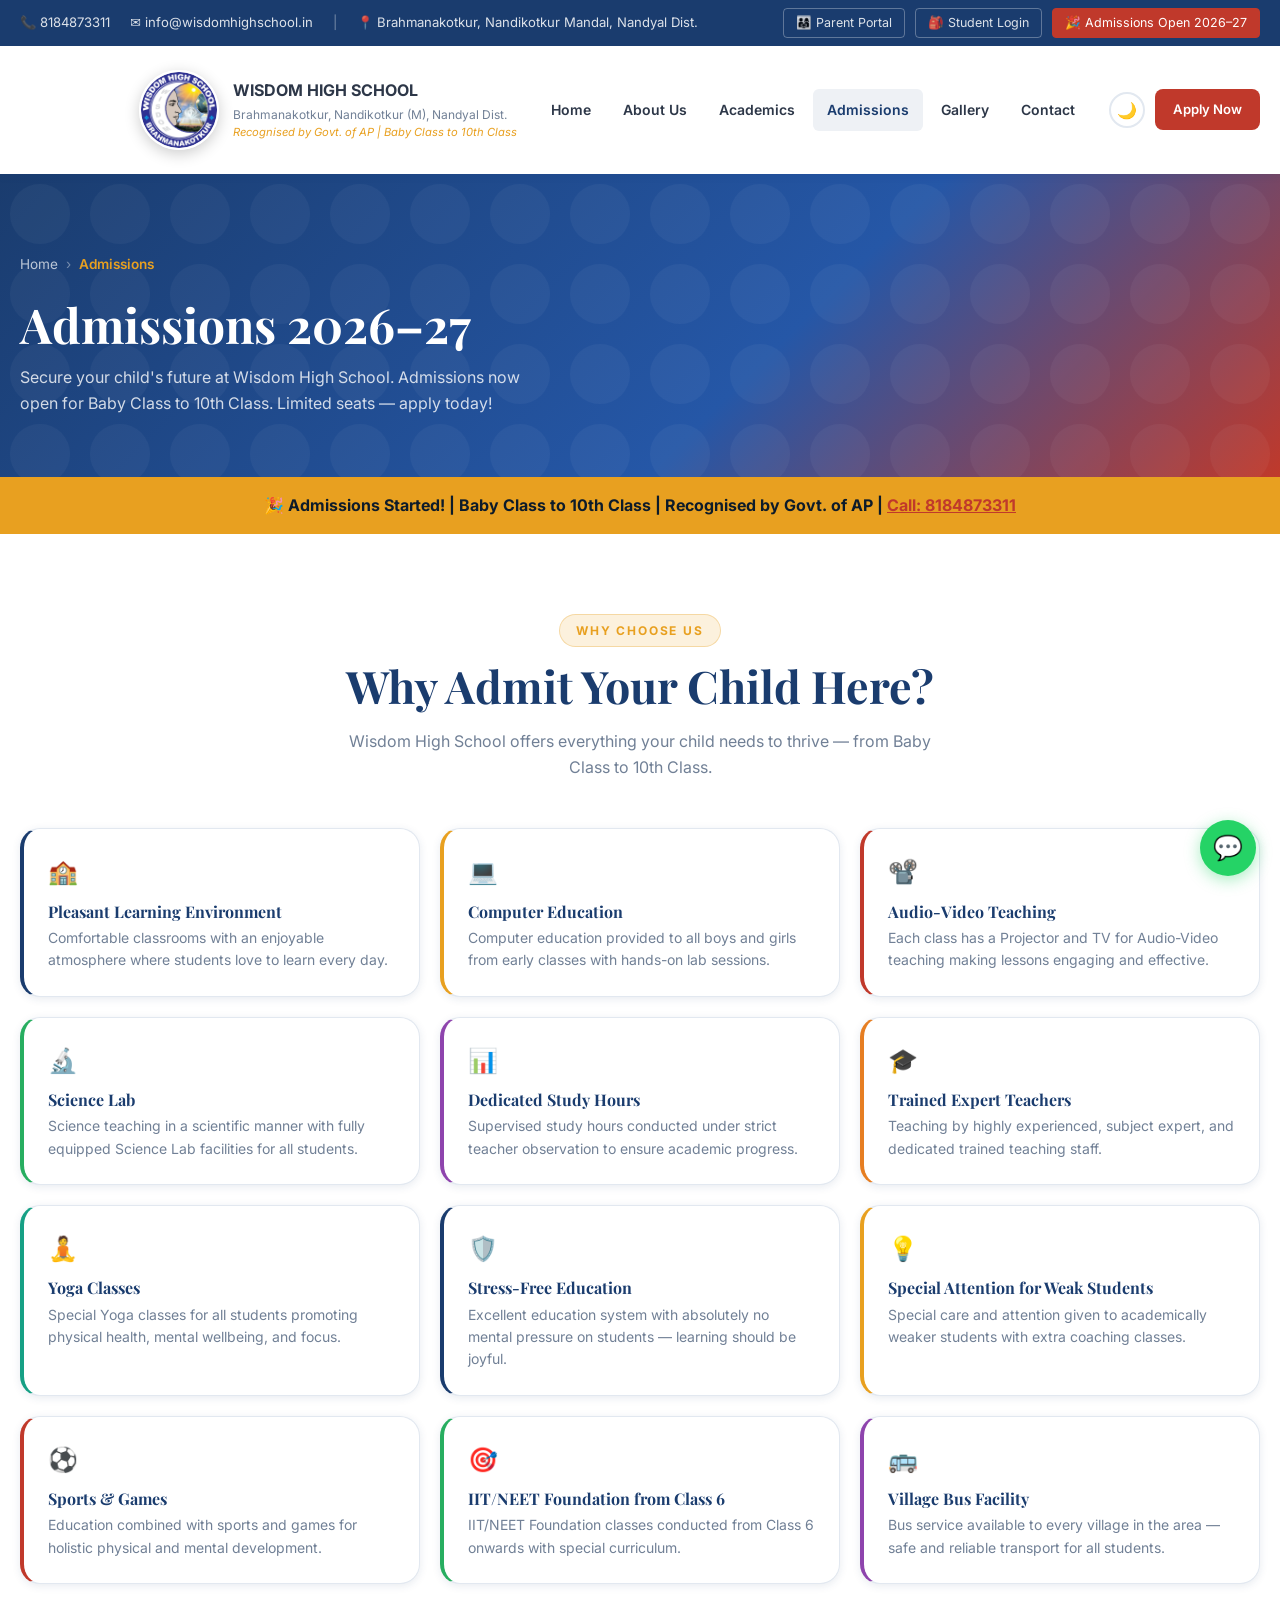
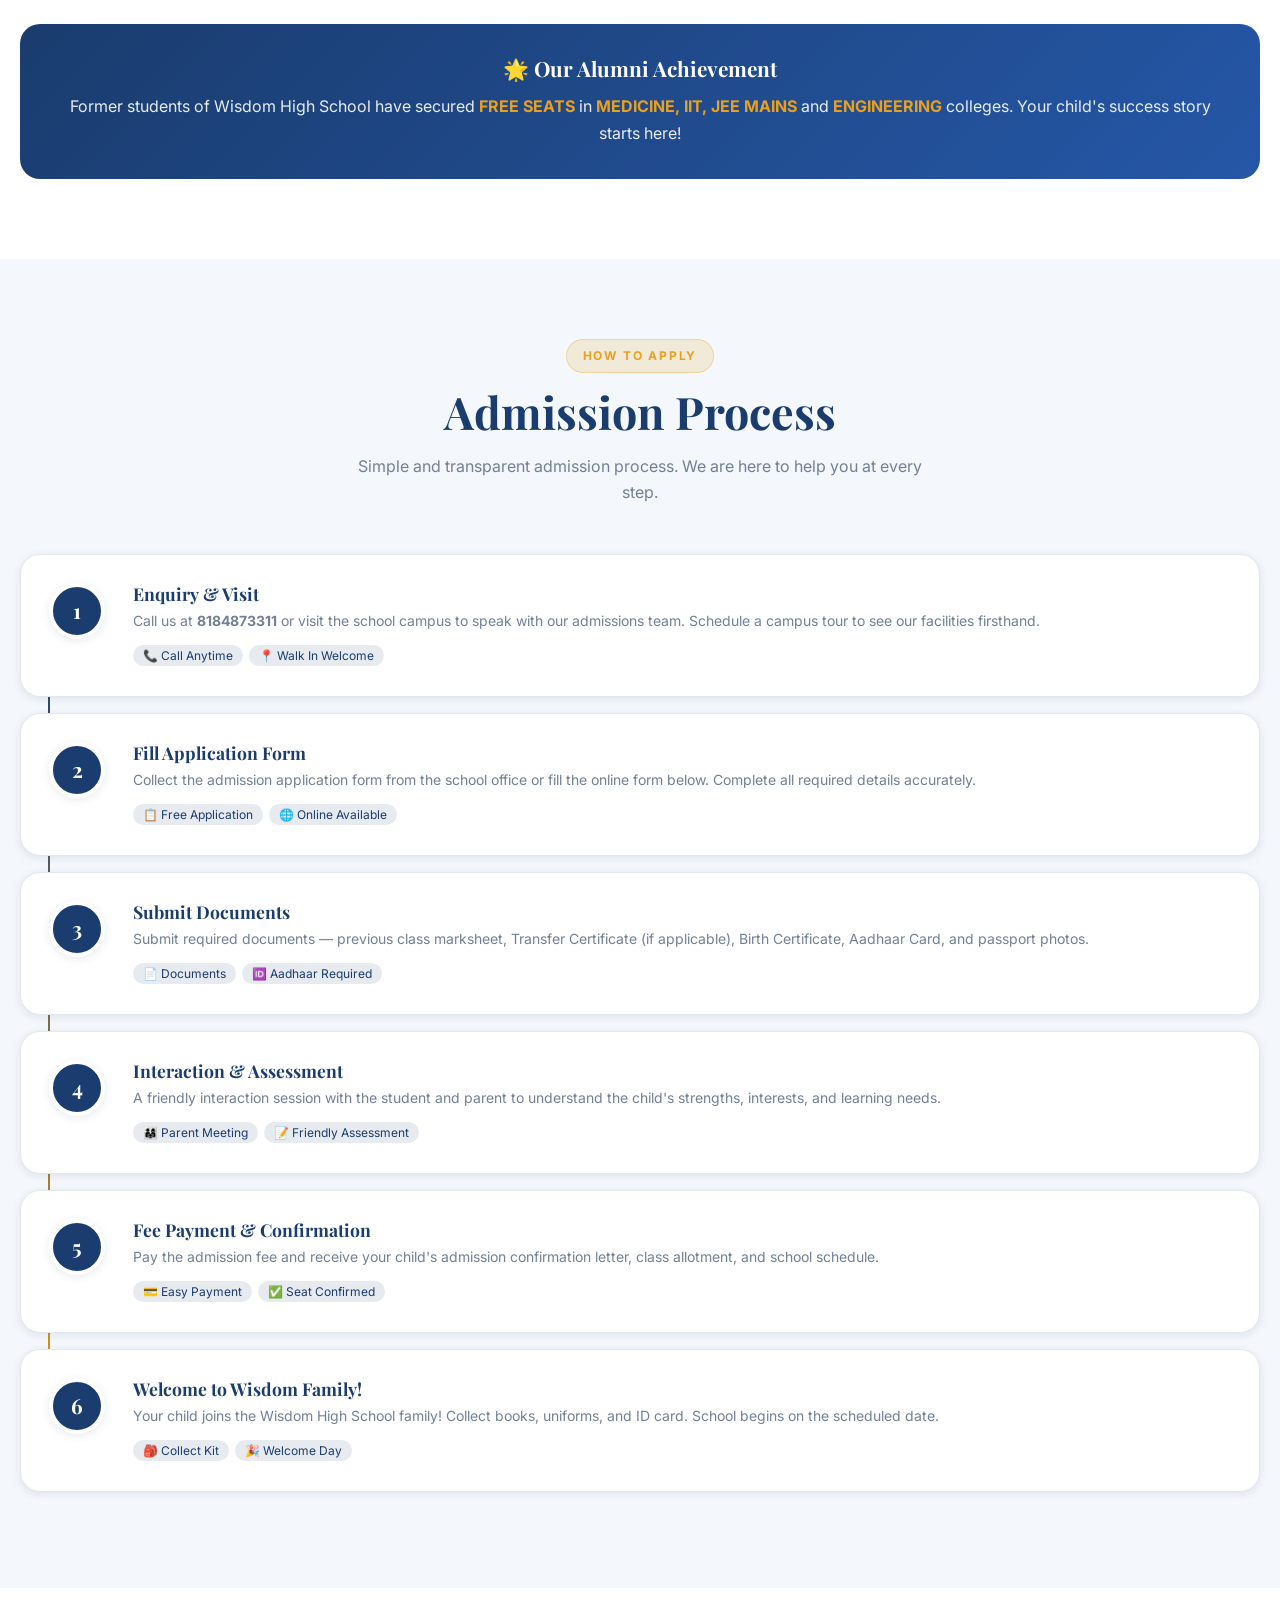
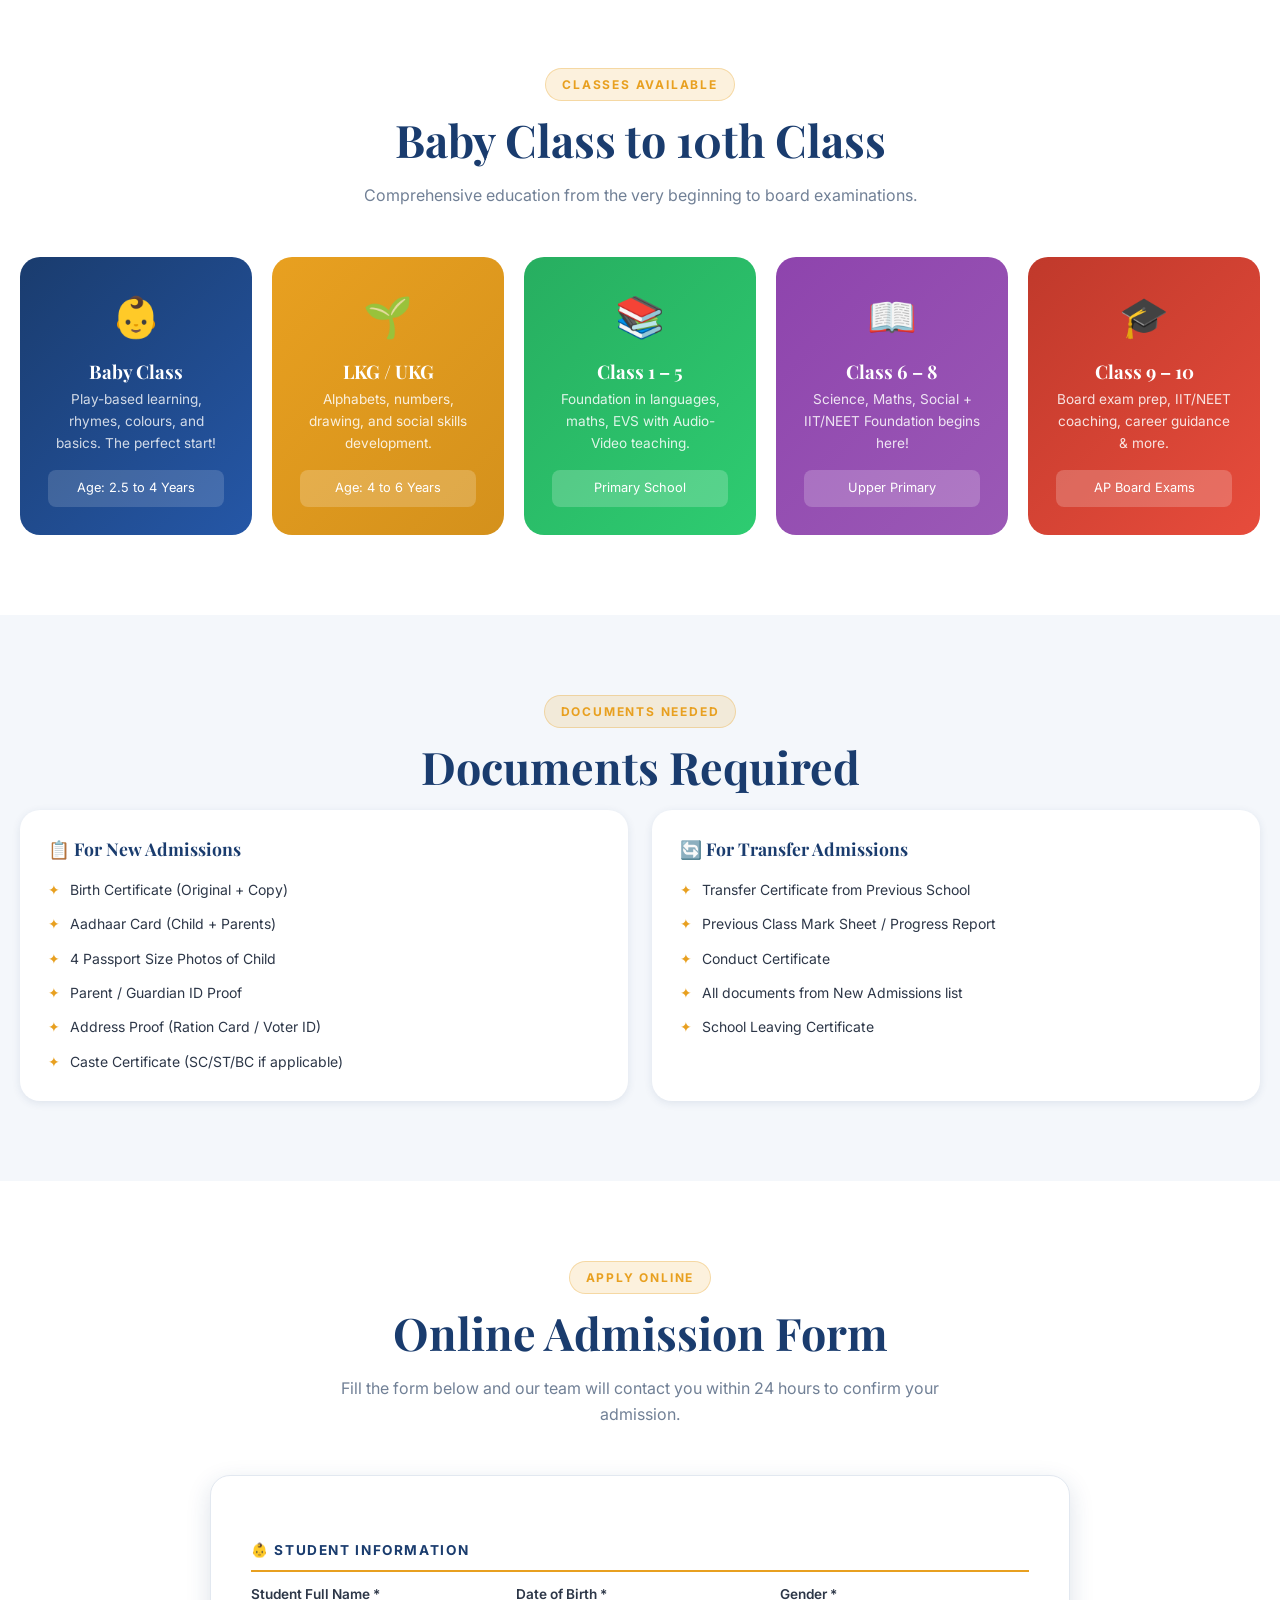
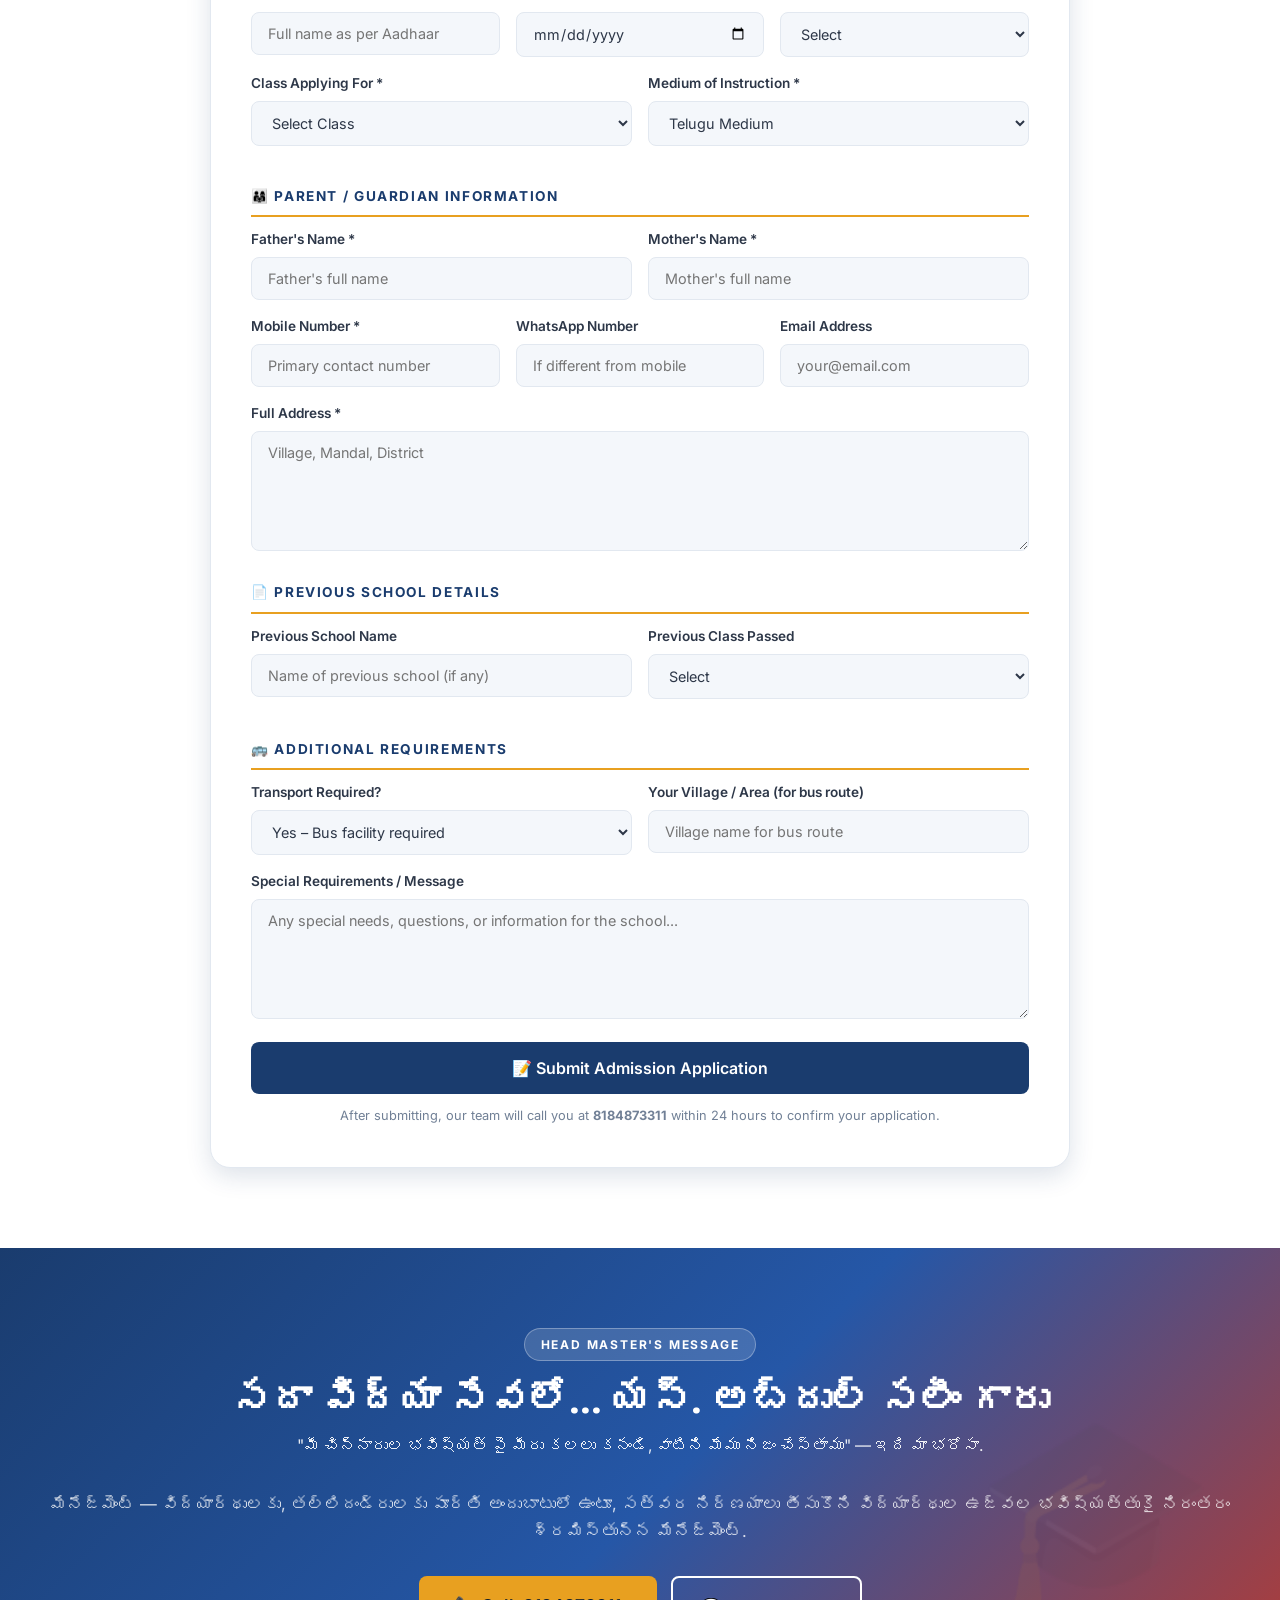
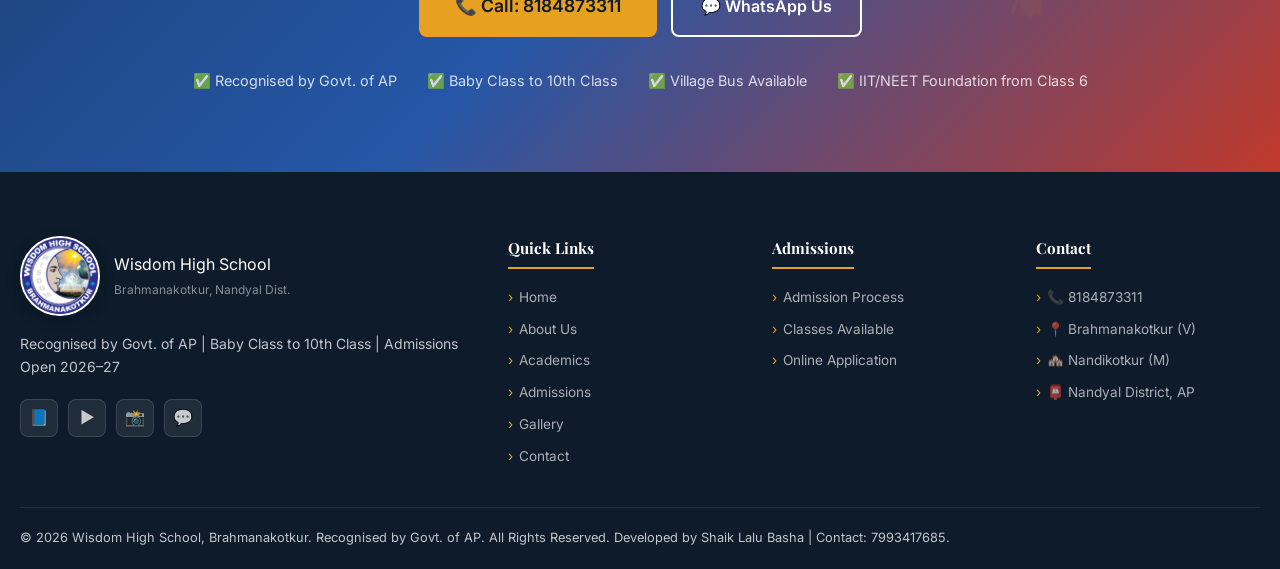
<file: admissions.html>
<!DOCTYPE html>
<html lang="en">
<head>
  <meta charset="UTF-8" />
  <meta name="viewport" content="width=device-width, initial-scale=1.0" />
  <title>Admissions 2026-27 | Wisdom High School Brahmanakotkur</title>
  <meta name="description" content="Apply for admissions at Wisdom High School, Brahmanakotkur. Baby Class to 10th Class. Recognised by Govt. of AP. Call 8184873311." />
  <link rel="preconnect" href="https://fonts.googleapis.com" />
  <link href="https://fonts.googleapis.com/css2?family=Playfair+Display:wght@600;700;800&family=Inter:wght@400;500;600;700&display=swap" rel="stylesheet" />
  <link rel="stylesheet" href="assets/css/style.css" />
  <link rel="stylesheet" href="assets/css/pages.css" />
  <link rel="icon" href="data:image/svg+xml,<svg xmlns='http://www.w3.org/2000/svg' viewBox='0 0 100 100'><text y='.9em' font-size='90'>🏫</text></svg>" />
</head>
<body>

<!-- Topbar -->
<div id="topbar">
  <div class="container">
    <div class="topbar-inner">
      <div class="topbar-left">
        <a href="tel:8184873311">📞 8184873311</a>
        <a href="mailto:info@wisdomhighschool.in">✉️ info@wisdomhighschool.in</a>
        <span style="color:rgba(255,255,255,0.4)">|</span>
        <a href="#">📍 Brahmanakotkur, Nandikotkur Mandal, Nandyal Dist.</a>
      </div>
      <div class="topbar-right">
        <a href="portal/parent.html">👨‍👩‍👧 Parent Portal</a>
        <a href="portal/student.html">🎒 Student Login</a>
        <a href="admissions.html" class="admission-btn">🎉 Admissions Open 2026–27</a>
      </div>
    </div>
  </div>
</div>

<!-- Header -->
<header id="header">
  <div class="container">
    <div class="header-inner">
      <a href="index.html" class="logo-wrap">
        <div class="header-inner">
      <a href="index.html" class="logo-wrap">
         <div class="logo-icon">
    <img src="assets/icons/logo.jpg" alt="School Logo">
</div>
        <div class="logo-text">
          <div class="school-name"><b>WISDOM HIGH SCHOOL</b></div>
          <div class="school-location">Brahmanakotkur, Nandikotkur (M), Nandyal Dist.</div>
          <div class="school-tagline">Recognised by Govt. of AP | Baby Class to 10th Class</div>
        </div>
      </a>
      <nav class="main-nav">
        <div class="nav-item"><a href="index.html" class="nav-link">Home</a></div>
        <div class="nav-item"><a href="about.html" class="nav-link">About Us</a></div>
        <div class="nav-item"><a href="academics.html" class="nav-link">Academics</a></div>
        <div class="nav-item"><a href="admissions.html" class="nav-link active">Admissions</a></div>
        <div class="nav-item"><a href="gallery.html" class="nav-link">Gallery</a></div>
        <div class="nav-item"><a href="contact.html" class="nav-link">Contact</a></div>
      </nav>
      <div class="header-actions">
        <button id="darkToggle">🌙</button>
        <a href="admissions.html" class="btn btn-accent" style="font-size:0.82rem;padding:10px 18px;">Apply Now</a>
        <button id="mobileMenuBtn"><span></span><span></span><span></span></button>
      </div>
    </div>
    <div id="mobileMenu">
      <a href="index.html" class="mobile-nav-link">🏠 Home</a>
      <a href="about.html" class="mobile-nav-link">ℹ️ About Us</a>
      <a href="academics.html" class="mobile-nav-link">📚 Academics</a>
      <a href="admissions.html" class="mobile-nav-link">📝 Admissions</a>
      <a href="gallery.html" class="mobile-nav-link">🖼️ Gallery</a>
      <a href="contact.html" class="mobile-nav-link">📞 Contact</a>
    </div>
  </div>
</header>

<!-- Page Hero -->
<section class="page-hero">
  <div class="container">
    <div class="page-hero-content">
      <div class="breadcrumb">
        <a href="index.html">Home</a>
        <span>›</span>
        <span class="current">Admissions</span>
      </div>
      <h1>Admissions 2026–27</h1>
      <p>Secure your child's future at Wisdom High School. Admissions now open for Baby Class to 10th Class. Limited seats — apply today!</p>
    </div>
  </div>
</section>

<!-- Admission Alert Banner -->
<div style="background:var(--secondary);padding:16px 0;text-align:center;">
  <div class="container">
    <p style="font-weight:700;font-size:1rem;color:var(--dark);">
      🎉 Admissions Started! | Baby Class to 10th Class | Recognised by Govt. of AP | 
      <a href="tel:8184873311" style="color:var(--accent);text-decoration:underline;">Call: 8184873311</a>
    </p>
  </div>
</div>

<!-- Why Admission Here -->
<section class="section-pad">
  <div class="container">
    <div class="text-center" data-aos="fade-up">
      <div class="section-tag">Why Choose Us</div>
      <h2 class="section-title">Why Admit Your Child Here?</h2>
      <p class="section-sub">Wisdom High School offers everything your child needs to thrive — from Baby Class to 10th Class.</p>
    </div>

    <div style="display:grid;grid-template-columns:repeat(auto-fit,minmax(300px,1fr));gap:20px;margin-top:20px;">

      <div style="background:var(--white);border-radius:var(--radius-lg);padding:24px;box-shadow:var(--shadow-sm);border:1px solid var(--border);border-left:4px solid var(--primary);" data-aos="fade-up" data-aos-delay="0">
        <div style="font-size:1.5rem;margin-bottom:10px;">🏫</div>
        <h4 style="margin-bottom:6px;color:var(--primary);">Pleasant Learning Environment</h4>
        <p style="font-size:0.875rem;color:var(--text-muted);">Comfortable classrooms with an enjoyable atmosphere where students love to learn every day.</p>
      </div>

      <div style="background:var(--white);border-radius:var(--radius-lg);padding:24px;box-shadow:var(--shadow-sm);border:1px solid var(--border);border-left:4px solid var(--secondary);" data-aos="fade-up" data-aos-delay="50">
        <div style="font-size:1.5rem;margin-bottom:10px;">💻</div>
        <h4 style="margin-bottom:6px;color:var(--primary);">Computer Education</h4>
        <p style="font-size:0.875rem;color:var(--text-muted);">Computer education provided to all boys and girls from early classes with hands-on lab sessions.</p>
      </div>

      <div style="background:var(--white);border-radius:var(--radius-lg);padding:24px;box-shadow:var(--shadow-sm);border:1px solid var(--border);border-left:4px solid var(--accent);" data-aos="fade-up" data-aos-delay="100">
        <div style="font-size:1.5rem;margin-bottom:10px;">📽️</div>
        <h4 style="margin-bottom:6px;color:var(--primary);">Audio-Video Teaching</h4>
        <p style="font-size:0.875rem;color:var(--text-muted);">Each class has a Projector and TV for Audio-Video teaching making lessons engaging and effective.</p>
      </div>

      <div style="background:var(--white);border-radius:var(--radius-lg);padding:24px;box-shadow:var(--shadow-sm);border:1px solid var(--border);border-left:4px solid #27ae60;" data-aos="fade-up" data-aos-delay="150">
        <div style="font-size:1.5rem;margin-bottom:10px;">🔬</div>
        <h4 style="margin-bottom:6px;color:var(--primary);">Science Lab</h4>
        <p style="font-size:0.875rem;color:var(--text-muted);">Science teaching in a scientific manner with fully equipped Science Lab facilities for all students.</p>
      </div>

      <div style="background:var(--white);border-radius:var(--radius-lg);padding:24px;box-shadow:var(--shadow-sm);border:1px solid var(--border);border-left:4px solid #8e44ad;" data-aos="fade-up" data-aos-delay="200">
        <div style="font-size:1.5rem;margin-bottom:10px;">📊</div>
        <h4 style="margin-bottom:6px;color:var(--primary);">Dedicated Study Hours</h4>
        <p style="font-size:0.875rem;color:var(--text-muted);">Supervised study hours conducted under strict teacher observation to ensure academic progress.</p>
      </div>

      <div style="background:var(--white);border-radius:var(--radius-lg);padding:24px;box-shadow:var(--shadow-sm);border:1px solid var(--border);border-left:4px solid #e67e22;" data-aos="fade-up" data-aos-delay="250">
        <div style="font-size:1.5rem;margin-bottom:10px;">🎓</div>
        <h4 style="margin-bottom:6px;color:var(--primary);">Trained Expert Teachers</h4>
        <p style="font-size:0.875rem;color:var(--text-muted);">Teaching by highly experienced, subject expert, and dedicated trained teaching staff.</p>
      </div>

      <div style="background:var(--white);border-radius:var(--radius-lg);padding:24px;box-shadow:var(--shadow-sm);border:1px solid var(--border);border-left:4px solid #16a085;" data-aos="fade-up" data-aos-delay="300">
        <div style="font-size:1.5rem;margin-bottom:10px;">🧘</div>
        <h4 style="margin-bottom:6px;color:var(--primary);">Yoga Classes</h4>
        <p style="font-size:0.875rem;color:var(--text-muted);">Special Yoga classes for all students promoting physical health, mental wellbeing, and focus.</p>
      </div>

      <div style="background:var(--white);border-radius:var(--radius-lg);padding:24px;box-shadow:var(--shadow-sm);border:1px solid var(--border);border-left:4px solid var(--primary);" data-aos="fade-up" data-aos-delay="350">
        <div style="font-size:1.5rem;margin-bottom:10px;">🛡️</div>
        <h4 style="margin-bottom:6px;color:var(--primary);">Stress-Free Education</h4>
        <p style="font-size:0.875rem;color:var(--text-muted);">Excellent education system with absolutely no mental pressure on students — learning should be joyful.</p>
      </div>

      <div style="background:var(--white);border-radius:var(--radius-lg);padding:24px;box-shadow:var(--shadow-sm);border:1px solid var(--border);border-left:4px solid var(--secondary);" data-aos="fade-up" data-aos-delay="400">
        <div style="font-size:1.5rem;margin-bottom:10px;">💡</div>
        <h4 style="margin-bottom:6px;color:var(--primary);">Special Attention for Weak Students</h4>
        <p style="font-size:0.875rem;color:var(--text-muted);">Special care and attention given to academically weaker students with extra coaching classes.</p>
      </div>

      <div style="background:var(--white);border-radius:var(--radius-lg);padding:24px;box-shadow:var(--shadow-sm);border:1px solid var(--border);border-left:4px solid var(--accent);" data-aos="fade-up" data-aos-delay="450">
        <div style="font-size:1.5rem;margin-bottom:10px;">⚽</div>
        <h4 style="margin-bottom:6px;color:var(--primary);">Sports & Games</h4>
        <p style="font-size:0.875rem;color:var(--text-muted);">Education combined with sports and games for holistic physical and mental development.</p>
      </div>

      <div style="background:var(--white);border-radius:var(--radius-lg);padding:24px;box-shadow:var(--shadow-sm);border:1px solid var(--border);border-left:4px solid #27ae60;" data-aos="fade-up" data-aos-delay="500">
        <div style="font-size:1.5rem;margin-bottom:10px;">🎯</div>
        <h4 style="margin-bottom:6px;color:var(--primary);">IIT/NEET Foundation from Class 6</h4>
        <p style="font-size:0.875rem;color:var(--text-muted);">IIT/NEET Foundation classes conducted from Class 6 onwards with special curriculum.</p>
      </div>

      <div style="background:var(--white);border-radius:var(--radius-lg);padding:24px;box-shadow:var(--shadow-sm);border:1px solid var(--border);border-left:4px solid #8e44ad;" data-aos="fade-up" data-aos-delay="550">
        <div style="font-size:1.5rem;margin-bottom:10px;">🚌</div>
        <h4 style="margin-bottom:6px;color:var(--primary);">Village Bus Facility</h4>
        <p style="font-size:0.875rem;color:var(--text-muted);">Bus service available to every village in the area — safe and reliable transport for all students.</p>
      </div>

    </div>

    <!-- Special highlight box -->
    <div style="margin-top:40px;background:linear-gradient(135deg,var(--primary),var(--primary-light));border-radius:var(--radius-lg);padding:32px;text-align:center;" data-aos="fade-up">
      <h3 style="color:var(--white);margin-bottom:12px;font-size:1.3rem;">🌟 Our Alumni Achievement</h3>
      <p style="color:rgba(255,255,255,0.9);font-size:1rem;line-height:1.7;">Former students of Wisdom High School have secured <strong style="color:var(--secondary);">FREE SEATS</strong> in <strong style="color:var(--secondary);">MEDICINE, IIT, JEE MAINS</strong> and <strong style="color:var(--secondary);">ENGINEERING</strong> colleges. Your child's success story starts here!</p>
    </div>
  </div>
</section>

<!-- Admission Process Steps -->
<section class="section-pad" style="background:var(--light);" id="process">
  <div class="container">
    <div class="text-center" data-aos="fade-up">
      <div class="section-tag">How to Apply</div>
      <h2 class="section-title">Admission Process</h2>
      <p class="section-sub">Simple and transparent admission process. We are here to help you at every step.</p>
    </div>
    <div class="admission-steps" data-aos="fade-up">
      <div class="admission-step">
        <div class="step-num">1</div>
        <div class="step-content">
          <h3>Enquiry & Visit</h3>
          <p>Call us at <strong>8184873311</strong> or visit the school campus to speak with our admissions team. Schedule a campus tour to see our facilities firsthand.</p>
          <div class="step-badge"><span>📞 Call Anytime</span><span>📍 Walk In Welcome</span></div>
        </div>
      </div>
      <div class="admission-step">
        <div class="step-num">2</div>
        <div class="step-content">
          <h3>Fill Application Form</h3>
          <p>Collect the admission application form from the school office or fill the online form below. Complete all required details accurately.</p>
          <div class="step-badge"><span>📋 Free Application</span><span>🌐 Online Available</span></div>
        </div>
      </div>
      <div class="admission-step">
        <div class="step-num">3</div>
        <div class="step-content">
          <h3>Submit Documents</h3>
          <p>Submit required documents — previous class marksheet, Transfer Certificate (if applicable), Birth Certificate, Aadhaar Card, and passport photos.</p>
          <div class="step-badge"><span>📄 Documents</span><span>🆔 Aadhaar Required</span></div>
        </div>
      </div>
      <div class="admission-step">
        <div class="step-num">4</div>
        <div class="step-content">
          <h3>Interaction & Assessment</h3>
          <p>A friendly interaction session with the student and parent to understand the child's strengths, interests, and learning needs.</p>
          <div class="step-badge"><span>👨‍👩‍👧 Parent Meeting</span><span>📝 Friendly Assessment</span></div>
        </div>
      </div>
      <div class="admission-step">
        <div class="step-num">5</div>
        <div class="step-content">
          <h3>Fee Payment & Confirmation</h3>
          <p>Pay the admission fee and receive your child's admission confirmation letter, class allotment, and school schedule.</p>
          <div class="step-badge"><span>💳 Easy Payment</span><span>✅ Seat Confirmed</span></div>
        </div>
      </div>
      <div class="admission-step">
        <div class="step-num">6</div>
        <div class="step-content">
          <h3>Welcome to Wisdom Family!</h3>
          <p>Your child joins the Wisdom High School family! Collect books, uniforms, and ID card. School begins on the scheduled date.</p>
          <div class="step-badge"><span>🎒 Collect Kit</span><span>🎉 Welcome Day</span></div>
        </div>
      </div>
    </div>
  </div>
</section>

<!-- Classes Available -->
<section class="section-pad" id="classes">
  <div class="container">
    <div class="text-center" data-aos="fade-up">
      <div class="section-tag">Classes Available</div>
      <h2 class="section-title">Baby Class to 10th Class</h2>
      <p class="section-sub">Comprehensive education from the very beginning to board examinations.</p>
    </div>
    <div style="display:grid;grid-template-columns:repeat(auto-fit,minmax(200px,1fr));gap:20px;" data-aos="fade-up">

      <div style="background:linear-gradient(135deg,#1A3C6E,#2557A7);border-radius:var(--radius-lg);padding:28px;text-align:center;color:white;">
        <div style="font-size:2.5rem;margin-bottom:12px;">👶</div>
        <h3 style="color:white;margin-bottom:6px;">Baby Class</h3>
        <p style="color:rgba(255,255,255,0.8);font-size:0.85rem;">Play-based learning, rhymes, colours, and basics. The perfect start!</p>
        <div style="margin-top:16px;background:rgba(255,255,255,0.15);padding:8px;border-radius:8px;font-size:0.8rem;">Age: 2.5 to 4 Years</div>
      </div>

      <div style="background:linear-gradient(135deg,#E8A020,#d4911c);border-radius:var(--radius-lg);padding:28px;text-align:center;color:white;">
        <div style="font-size:2.5rem;margin-bottom:12px;">🌱</div>
        <h3 style="color:white;margin-bottom:6px;">LKG / UKG</h3>
        <p style="color:rgba(255,255,255,0.85);font-size:0.85rem;">Alphabets, numbers, drawing, and social skills development.</p>
        <div style="margin-top:16px;background:rgba(255,255,255,0.2);padding:8px;border-radius:8px;font-size:0.8rem;">Age: 4 to 6 Years</div>
      </div>

      <div style="background:linear-gradient(135deg,#27ae60,#2ecc71);border-radius:var(--radius-lg);padding:28px;text-align:center;color:white;">
        <div style="font-size:2.5rem;margin-bottom:12px;">📚</div>
        <h3 style="color:white;margin-bottom:6px;">Class 1 – 5</h3>
        <p style="color:rgba(255,255,255,0.85);font-size:0.85rem;">Foundation in languages, maths, EVS with Audio-Video teaching.</p>
        <div style="margin-top:16px;background:rgba(255,255,255,0.2);padding:8px;border-radius:8px;font-size:0.8rem;">Primary School</div>
      </div>

      <div style="background:linear-gradient(135deg,#8e44ad,#9b59b6);border-radius:var(--radius-lg);padding:28px;text-align:center;color:white;">
        <div style="font-size:2.5rem;margin-bottom:12px;">📖</div>
        <h3 style="color:white;margin-bottom:6px;">Class 6 – 8</h3>
        <p style="color:rgba(255,255,255,0.85);font-size:0.85rem;">Science, Maths, Social + IIT/NEET Foundation begins here!</p>
        <div style="margin-top:16px;background:rgba(255,255,255,0.2);padding:8px;border-radius:8px;font-size:0.8rem;">Upper Primary</div>
      </div>

      <div style="background:linear-gradient(135deg,#C0392B,#e74c3c);border-radius:var(--radius-lg);padding:28px;text-align:center;color:white;">
        <div style="font-size:2.5rem;margin-bottom:12px;">🎓</div>
        <h3 style="color:white;margin-bottom:6px;">Class 9 – 10</h3>
        <p style="color:rgba(255,255,255,0.85);font-size:0.85rem;">Board exam prep, IIT/NEET coaching, career guidance & more.</p>
        <div style="margin-top:16px;background:rgba(255,255,255,0.2);padding:8px;border-radius:8px;font-size:0.8rem;">AP Board Exams</div>
      </div>

    </div>
  </div>
</section>

<!-- Documents Required -->
<section class="section-pad" style="background:var(--light);">
  <div class="container">
    <div class="text-center" data-aos="fade-up">
      <div class="section-tag">Documents Needed</div>
      <h2 class="section-title">Documents Required</h2>
    </div>
    <div style="display:grid;grid-template-columns:repeat(auto-fit,minmax(280px,1fr));gap:24px;" data-aos="fade-up">
      <div style="background:var(--white);border-radius:var(--radius-lg);padding:28px;box-shadow:var(--shadow-sm);">
        <h3 style="margin-bottom:20px;font-size:1.1rem;color:var(--primary);">📋 For New Admissions</h3>
        <div style="display:flex;flex-direction:column;gap:12px;">
          <div style="display:flex;align-items:center;gap:10px;font-size:0.875rem;"><span style="color:var(--secondary);">✦</span> Birth Certificate (Original + Copy)</div>
          <div style="display:flex;align-items:center;gap:10px;font-size:0.875rem;"><span style="color:var(--secondary);">✦</span> Aadhaar Card (Child + Parents)</div>
          <div style="display:flex;align-items:center;gap:10px;font-size:0.875rem;"><span style="color:var(--secondary);">✦</span> 4 Passport Size Photos of Child</div>
          <div style="display:flex;align-items:center;gap:10px;font-size:0.875rem;"><span style="color:var(--secondary);">✦</span> Parent / Guardian ID Proof</div>
          <div style="display:flex;align-items:center;gap:10px;font-size:0.875rem;"><span style="color:var(--secondary);">✦</span> Address Proof (Ration Card / Voter ID)</div>
          <div style="display:flex;align-items:center;gap:10px;font-size:0.875rem;"><span style="color:var(--secondary);">✦</span> Caste Certificate (SC/ST/BC if applicable)</div>
        </div>
      </div>
      <div style="background:var(--white);border-radius:var(--radius-lg);padding:28px;box-shadow:var(--shadow-sm);">
        <h3 style="margin-bottom:20px;font-size:1.1rem;color:var(--primary);">🔄 For Transfer Admissions</h3>
        <div style="display:flex;flex-direction:column;gap:12px;">
          <div style="display:flex;align-items:center;gap:10px;font-size:0.875rem;"><span style="color:var(--secondary);">✦</span> Transfer Certificate from Previous School</div>
          <div style="display:flex;align-items:center;gap:10px;font-size:0.875rem;"><span style="color:var(--secondary);">✦</span> Previous Class Mark Sheet / Progress Report</div>
          <div style="display:flex;align-items:center;gap:10px;font-size:0.875rem;"><span style="color:var(--secondary);">✦</span> Conduct Certificate</div>
          <div style="display:flex;align-items:center;gap:10px;font-size:0.875rem;"><span style="color:var(--secondary);">✦</span> All documents from New Admissions list</div>
          <div style="display:flex;align-items:center;gap:10px;font-size:0.875rem;"><span style="color:var(--secondary);">✦</span> School Leaving Certificate</div>
        </div>
      </div>
    </div>
  </div>
</section>

<!-- Online Application Form -->
<section class="section-pad" id="online">
  <div class="container">
    <div class="text-center" data-aos="fade-up">
      <div class="section-tag">Apply Online</div>
      <h2 class="section-title">Online Admission Form</h2>
      <p class="section-sub">Fill the form below and our team will contact you within 24 hours to confirm your admission.</p>
    </div>
    <div class="online-form-card" style="max-width:860px;margin:0 auto;" data-aos="fade-up">
      <form id="admissionForm">
        <div class="form-section-title">👶 Student Information</div>
        <div class="form-grid-3">
          <div class="form-group">
            <label>Student Full Name *</label>
            <input type="text" class="form-control" placeholder="Full name as per Aadhaar" required />
          </div>
          <div class="form-group">
            <label>Date of Birth *</label>
            <input type="date" class="form-control" required />
          </div>
          <div class="form-group">
            <label>Gender *</label>
            <select class="form-control" required>
              <option value="">Select</option>
              <option>Male</option>
              <option>Female</option>
            </select>
          </div>
        </div>
        <div class="form-row">
          <div class="form-group">
            <label>Class Applying For *</label>
            <select class="form-control" required>
              <option value="">Select Class</option>
              <option>Baby Class</option>
              <option>LKG</option>
              <option>UKG</option>
              <option>Class 1</option>
              <option>Class 2</option>
              <option>Class 3</option>
              <option>Class 4</option>
              <option>Class 5</option>
              <option>Class 6</option>
              <option>Class 7</option>
              <option>Class 8</option>
              <option>Class 9</option>
              <option>Class 10</option>
            </select>
          </div>
          <div class="form-group">
            <label>Medium of Instruction *</label>
            <select class="form-control" required>
              <option>Telugu Medium</option>
              <option>English Medium</option>
            </select>
          </div>
        </div>

        <div class="form-section-title">👨‍👩‍👧 Parent / Guardian Information</div>
        <div class="form-row">
          <div class="form-group">
            <label>Father's Name *</label>
            <input type="text" class="form-control" placeholder="Father's full name" required />
          </div>
          <div class="form-group">
            <label>Mother's Name *</label>
            <input type="text" class="form-control" placeholder="Mother's full name" />
          </div>
        </div>
        <div class="form-grid-3">
          <div class="form-group">
            <label>Mobile Number *</label>
            <input type="tel" class="form-control" placeholder="Primary contact number" required />
          </div>
          <div class="form-group">
            <label>WhatsApp Number</label>
            <input type="tel" class="form-control" placeholder="If different from mobile" />
          </div>
          <div class="form-group">
            <label>Email Address</label>
            <input type="email" class="form-control" placeholder="your@email.com" />
          </div>
        </div>
        <div class="form-group">
          <label>Full Address *</label>
          <textarea class="form-control" rows="3" placeholder="Village, Mandal, District" required></textarea>
        </div>

        <div class="form-section-title">📄 Previous School Details</div>
        <div class="form-row">
          <div class="form-group">
            <label>Previous School Name</label>
            <input type="text" class="form-control" placeholder="Name of previous school (if any)" />
          </div>
          <div class="form-group">
            <label>Previous Class Passed</label>
            <select class="form-control">
              <option value="">Select</option>
              <option>New Admission (Baby/LKG)</option>
              <option>UKG</option>
              <option>Class 1</option>
              <option>Class 2</option>
              <option>Class 3</option>
              <option>Class 4</option>
              <option>Class 5</option>
              <option>Class 6</option>
              <option>Class 7</option>
              <option>Class 8</option>
              <option>Class 9</option>
            </select>
          </div>
        </div>

        <div class="form-section-title">🚌 Additional Requirements</div>
        <div class="form-row">
          <div class="form-group">
            <label>Transport Required?</label>
            <select class="form-control">
              <option>Yes – Bus facility required</option>
              <option>No – Self transport</option>
            </select>
          </div>
          <div class="form-group">
            <label>Your Village / Area (for bus route)</label>
            <input type="text" class="form-control" placeholder="Village name for bus route" />
          </div>
        </div>
        <div class="form-group">
          <label>Special Requirements / Message</label>
          <textarea class="form-control" rows="3" placeholder="Any special needs, questions, or information for the school..."></textarea>
        </div>

        <button type="submit" class="btn btn-primary" style="width:100%;justify-content:center;font-size:1rem;padding:16px;">
          📝 Submit Admission Application
        </button>
        <p style="text-align:center;margin-top:12px;font-size:0.8rem;color:var(--text-muted);">
          After submitting, our team will call you at <strong>8184873311</strong> within 24 hours to confirm your application.
        </p>
      </form>
    </div>
  </div>
</section>

<!-- Contact for Admission -->
<section class="section-pad admission-cta">
  <div class="container">
    <div class="cta-inner" data-aos="fade-up">
      <div class="section-tag" style="background:rgba(255,255,255,0.15);color:white;border-color:rgba(255,255,255,0.3);">Head Master's Message</div>
      <h2 style="color:white;">సదా విద్యా సేవలో... యస్. అబ్దుల్ సలీం గారు</h2>
      <p style="color:rgba(255,255,255,0.9);font-size:1rem;">"మీ చిన్నారుల భవిష్యత్ పై మీరు కలలు కనండి, వాటిని మేము నిజం చేస్తాము" — ఇది మా భరోసా.</p>
      <p style="color:rgba(255,255,255,0.8);margin-top:8px;">మేనేజ్‌మెంట్ — విద్యార్థులకు, తల్లిదండ్రులకు పూర్తి అందుబాటులో ఉంటూ, సత్వర నిర్ణయాలు తీసుకొని విద్యార్థుల ఉజ్వల భవిష్యత్తుకై నిరంతరం శ్రమిస్తున్న మేనేజ్‌మెంట్.</p>
      <div class="cta-btns" style="margin-top:28px;">
        <a href="tel:8184873311" class="btn btn-secondary" style="font-size:1.1rem;padding:16px 36px;">📞 Call: 8184873311</a>
        <a href="https://wa.me/918184873311" class="btn btn-outline" style="font-size:1rem;padding:14px 28px;" target="_blank">💬 WhatsApp Us</a>
      </div>
      <div class="cta-info">
        <div class="cta-info-item">✅ Recognised by Govt. of AP</div>
        <div class="cta-info-item">✅ Baby Class to 10th Class</div>
        <div class="cta-info-item">✅ Village Bus Available</div>
        <div class="cta-info-item">✅ IIT/NEET Foundation from Class 6</div>
      </div>
    </div>
  </div>
</section>

<!-- Footer -->
<footer id="footer">
  <div class="footer-top">
    <div class="container">
      <div class="footer-grid">
        <div class="footer-brand">
          <a href="index.html" class="logo-wrap footer-logo-wrap">
    
    <div class="logo-icon footer-logo">
        <img src="assets/icons/logo.jpg" alt="Wisdom High School Logo">
    </div>

    <div class="logo-text">
        <div class="school-name">Wisdom High School</div>
        <div class="school-location">Brahmanakotkur, Nandyal Dist.</div>
    </div>

</a>
          <p>Recognised by Govt. of AP | Baby Class to 10th Class | Admissions Open 2026–27</p>
          <div class="footer-social">
            <a href="#" class="social-btn">📘</a>
            <a href="#" class="social-btn">▶️</a>
            <a href="#" class="social-btn">📸</a>
            <a href="https://wa.me/918184873311" class="social-btn">💬</a>
          </div>
        </div>
        <div class="footer-col">
          <h4>Quick Links</h4>
          <div class="footer-links">
            <a href="index.html">Home</a>
            <a href="about.html">About Us</a>
            <a href="academics.html">Academics</a>
            <a href="admissions.html">Admissions</a>
            <a href="gallery.html">Gallery</a>
            <a href="contact.html">Contact</a>
          </div>
        </div>
        <div class="footer-col">
          <h4>Admissions</h4>
          <div class="footer-links">
            <a href="admissions.html#process">Admission Process</a>
            <a href="admissions.html#classes">Classes Available</a>
            <a href="admissions.html#online">Online Application</a>
          </div>
        </div>
        <div class="footer-col">
          <h4>Contact</h4>
          <div class="footer-links">
            <a href="tel:8184873311">📞 8184873311</a>
            <a href="#">📍 Brahmanakotkur (V)</a>
            <a href="#">🏘️ Nandikotkur (M)</a>
            <a href="#">📮 Nandyal District, AP</a>
          </div>
        </div>
      </div>
    </div>
  </div>
  <div class="container">
    <div class="footer-bottom">
      <p>© 2026 Wisdom High School, Brahmanakotkur. Recognised by Govt. of AP. All Rights Reserved. Developed by Shaik Lalu Basha | Contact: 7993417685.</p>
    </div>
  </div>
</footer>

<a href="https://wa.me/918184873311" id="whatsappFloat" target="_blank">💬</a>
<button id="scrollTop">↑</button>
<script src="assets/js/main.js"></script>
</body>
</html>
</file>
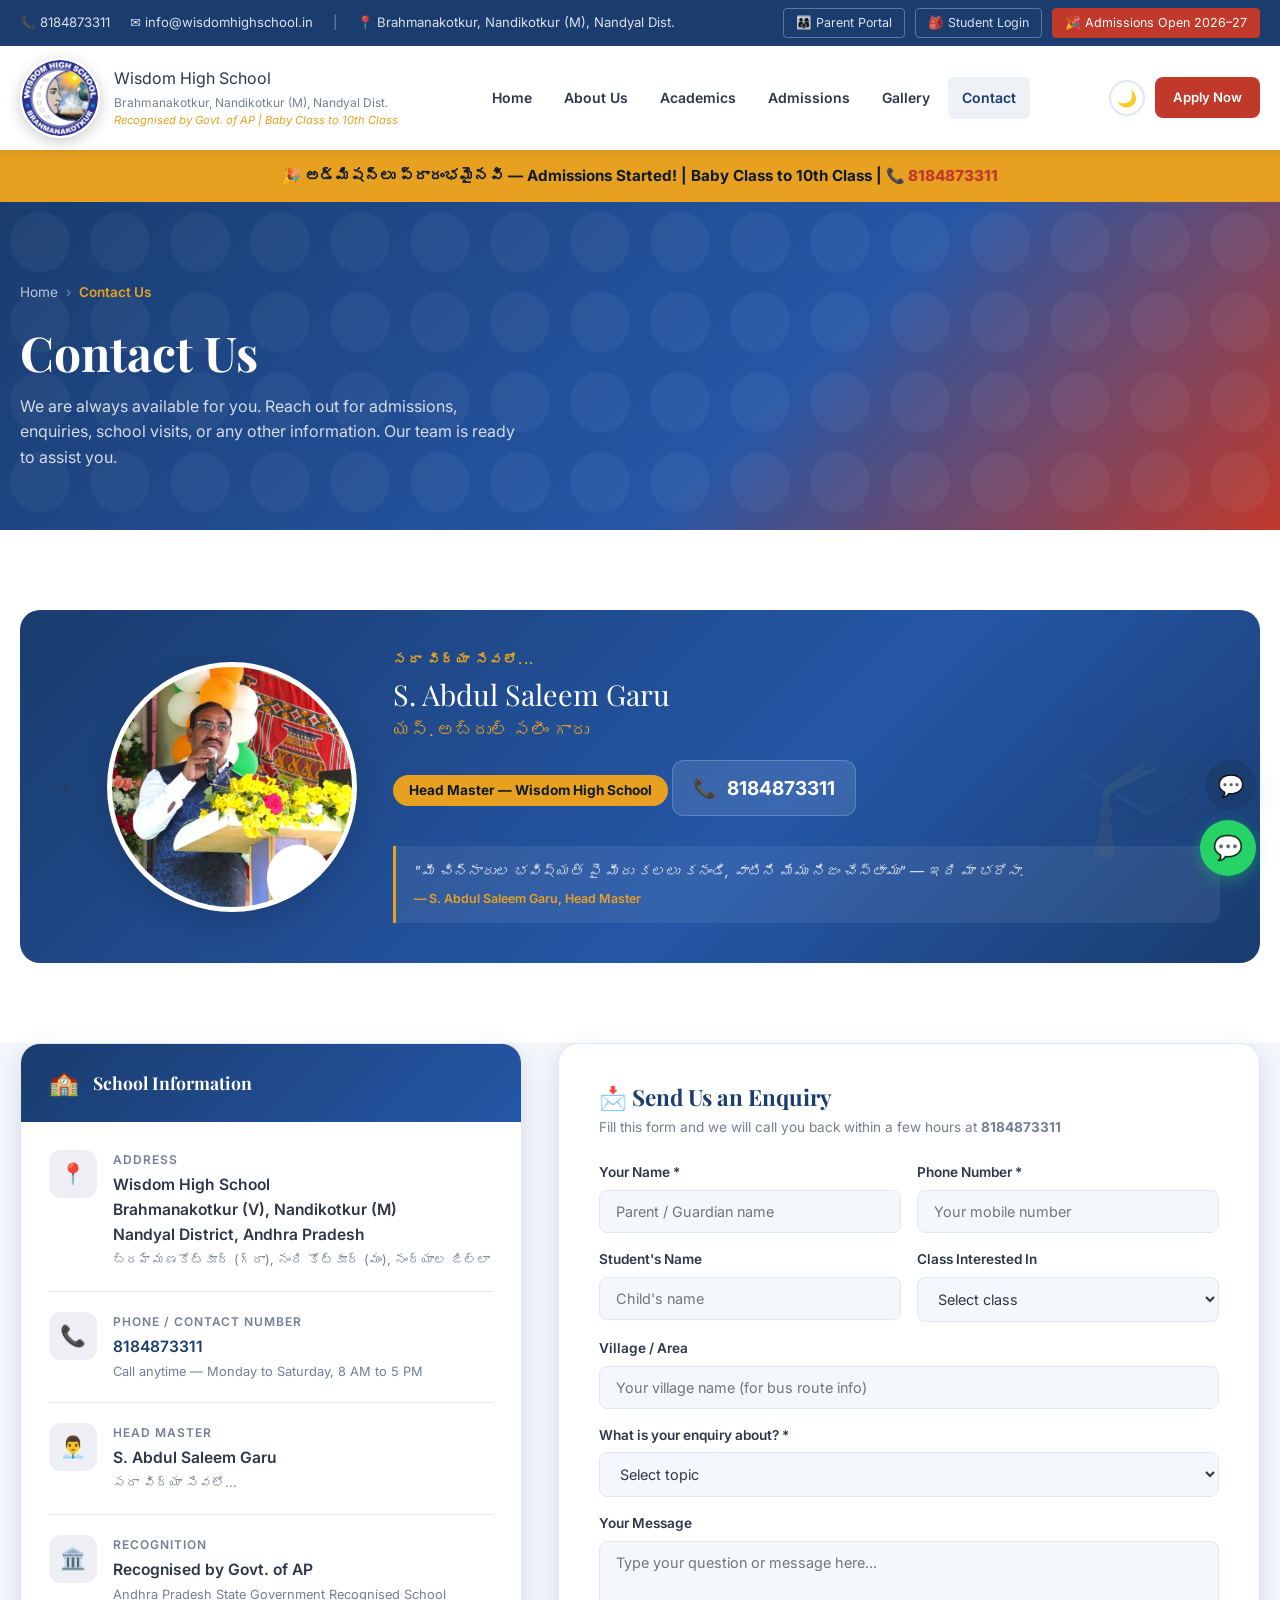
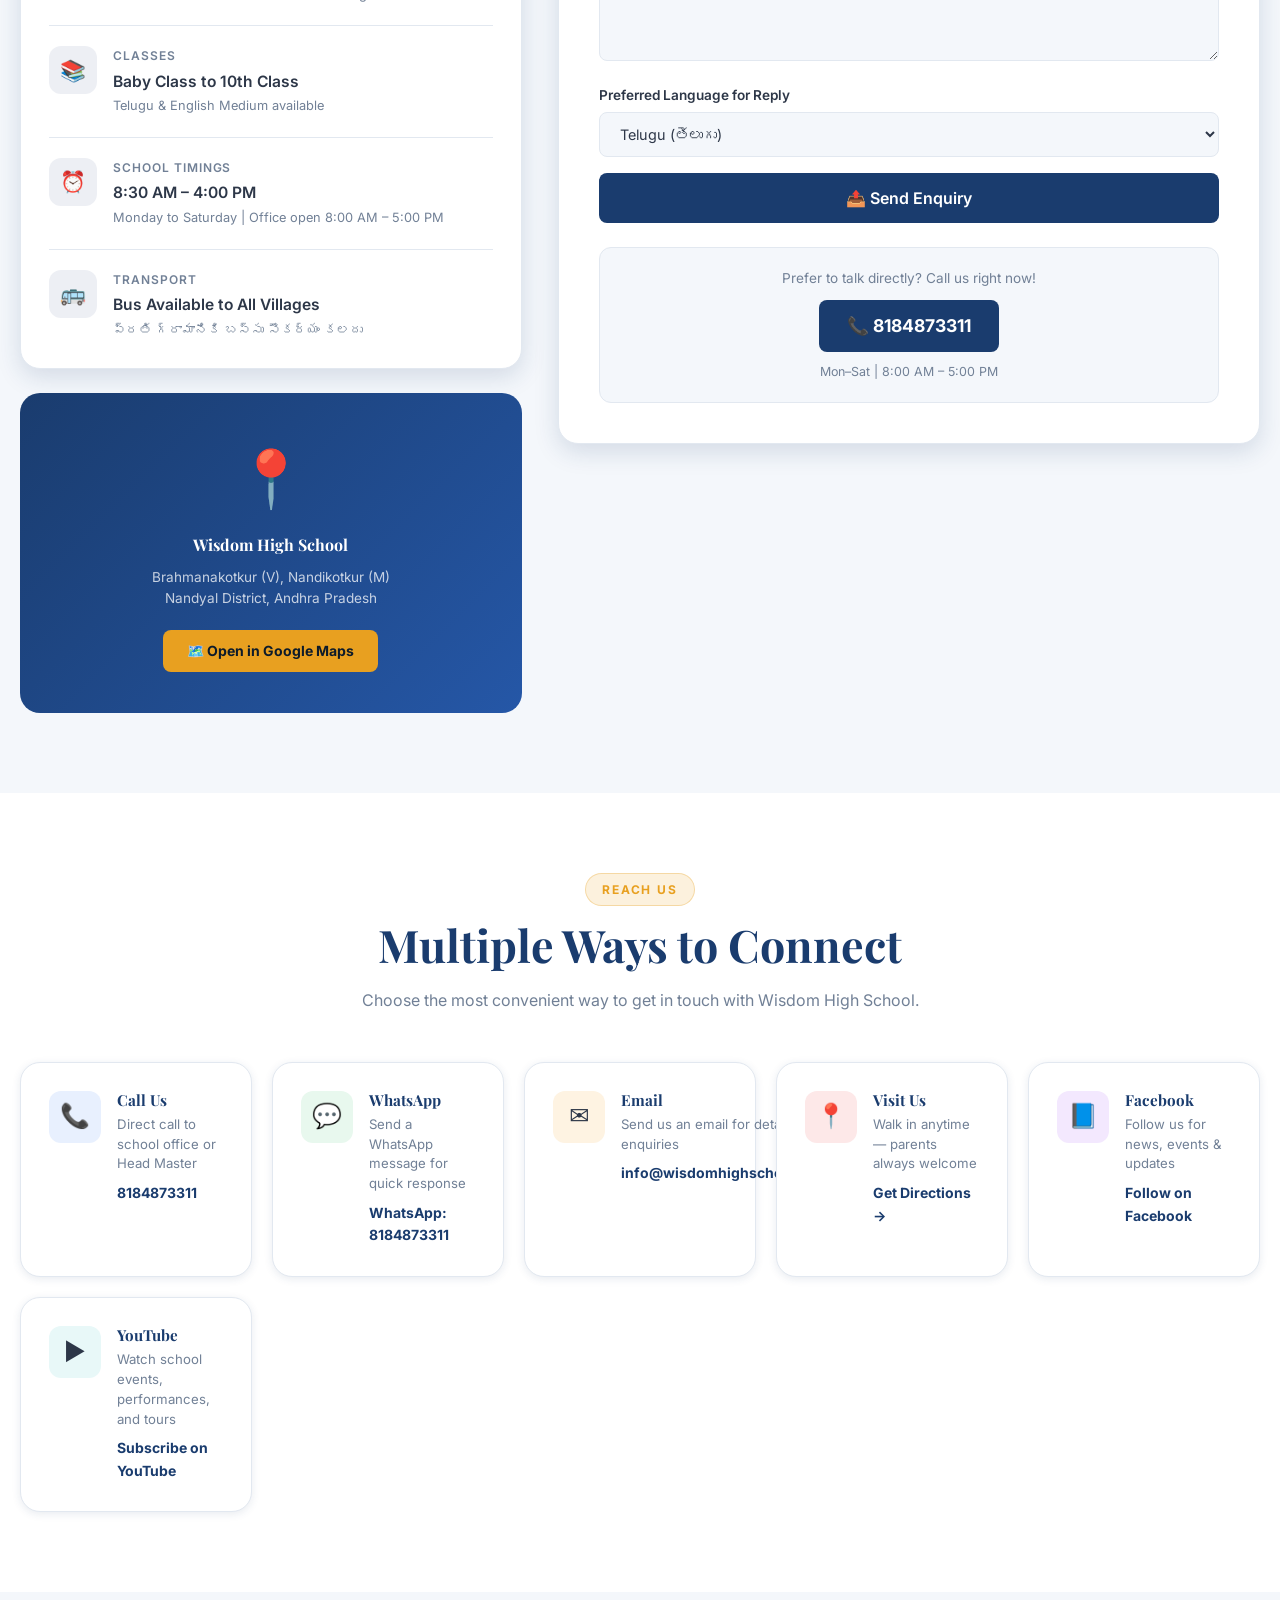
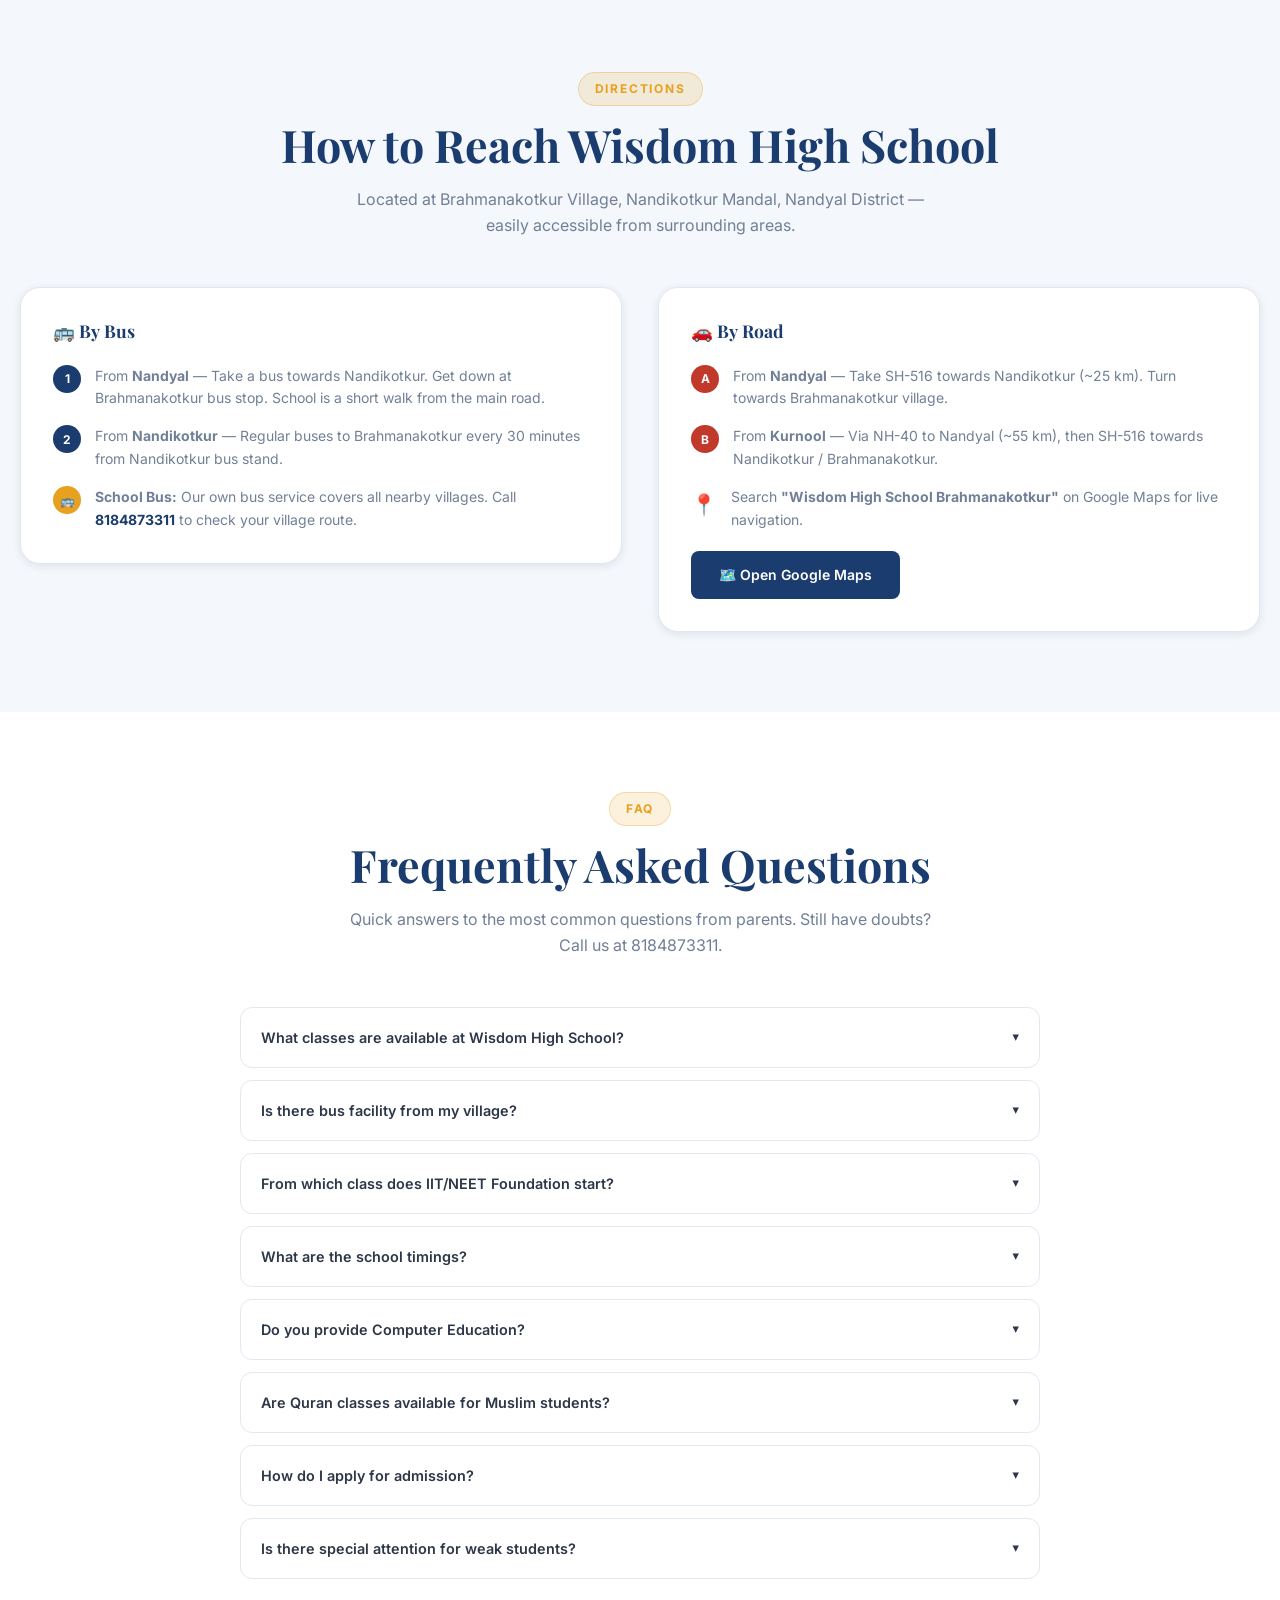
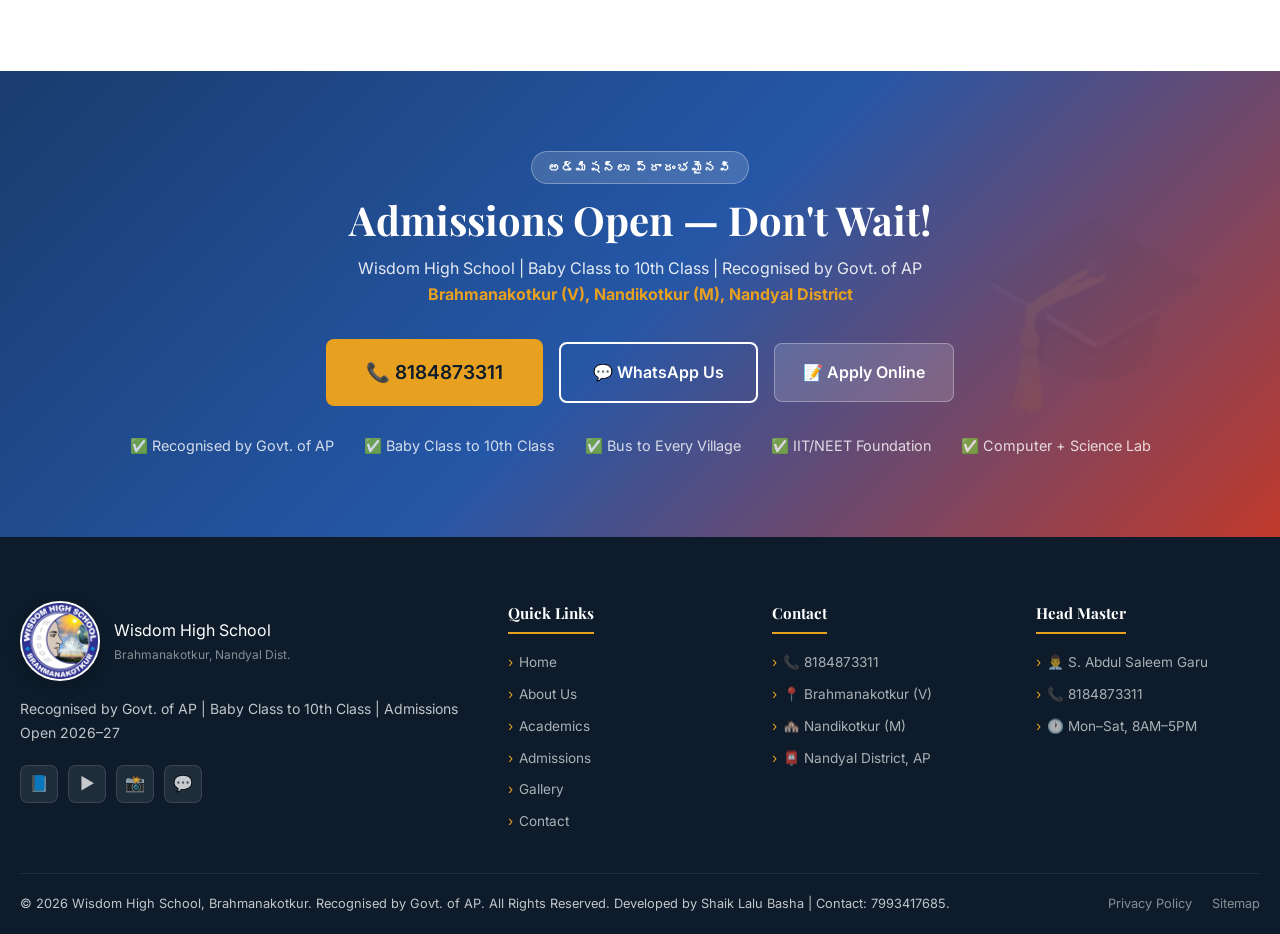
<file: contact.html>
<!DOCTYPE html>
<html lang="en">
<head>
  <meta charset="UTF-8" />
  <meta name="viewport" content="width=device-width, initial-scale=1.0" />
  <title>Contact Us | Wisdom High School Brahmanakotkur</title>
  <meta name="description" content="Contact Wisdom High School, Brahmanakotkur — Head Master: S. Abdul Saleem Garu. Phone: 8184873311. Brahmanakotkur (V), Nandikotkur (M), Nandyal District, AP." />
  <link rel="preconnect" href="https://fonts.googleapis.com" />
  <link href="https://fonts.googleapis.com/css2?family=Playfair+Display:wght@600;700;800&family=Inter:wght@400;500;600;700&display=swap" rel="stylesheet" />
  <link rel="stylesheet" href="assets/css/style.css" />
  <link rel="stylesheet" href="assets/css/pages.css" />
  <link rel="icon" href="data:image/svg+xml,<svg xmlns='http://www.w3.org/2000/svg' viewBox='0 0 100 100'><text y='.9em' font-size='90'>🏫</text></svg>" />
  <style>
    /* ── Contact page specific styles ── */
    .hm-card {
      background: linear-gradient(135deg, #1A3C6E 0%, #2557A7 60%, #1A3C6E 100%);
      border-radius: var(--radius-lg); padding: 40px;
      display: flex; align-items: center; gap: 36px;
      position: relative; overflow: hidden;
    }
    .hm-card::before {
      content: '🎓';
      position: absolute; right: 30px; top: 50%; transform: translateY(-50%);
      font-size: 8rem; opacity: 0.06;
    }
    .hm-avatar {
      width: 130px; height: 130px; border-radius: 50%;
      background: rgba(255,255,255,0.15);
      border: 4px solid var(--secondary);
      display: flex; align-items: center; justify-content: center;
      font-size: 4rem; flex-shrink: 0;
      box-shadow: 0 0 0 8px rgba(232,160,32,0.2);
    }
    .hm-info { flex: 1; }
    .hm-title { color: var(--secondary); font-size: 0.8rem; text-transform: uppercase; letter-spacing: 0.12em; font-weight: 700; margin-bottom: 6px; }
    .hm-name { color: white; font-size: 1.8rem; font-family: var(--font-display); line-height: 1.2; margin-bottom: 4px; }
    .hm-name-tel { color: var(--secondary); font-size: 1.1rem; font-family: var(--font-display); margin-bottom: 16px; }
    .hm-role { display: inline-block; background: var(--secondary); color: var(--dark); padding: 5px 16px; border-radius: 50px; font-size: 0.85rem; font-weight: 700; margin-bottom: 20px; }
    .hm-phone {
      display: inline-flex; align-items: center; gap: 10px;
      background: rgba(255,255,255,0.1); border: 1px solid rgba(255,255,255,0.2);
      border-radius: var(--radius); padding: 12px 20px;
      color: white; font-size: 1.2rem; font-weight: 700;
      text-decoration: none; transition: var(--transition);
    }
    .hm-phone:hover { background: var(--secondary); color: var(--dark); border-color: var(--secondary); }
    .hm-quote {
      margin-top: 20px; padding: 14px 18px;
      background: rgba(255,255,255,0.07);
      border-left: 3px solid var(--secondary);
      border-radius: 0 var(--radius) var(--radius) 0;
    }
    .hm-quote p { color: rgba(255,255,255,0.85); font-size: 0.875rem; font-style: italic; line-height: 1.6; }
    .hm-quote span { color: var(--secondary); font-size: 0.78rem; font-weight: 600; display: block; margin-top: 6px; }

    .info-big-card {
      background: var(--white); border-radius: var(--radius-lg);
      box-shadow: var(--shadow-md); border: 1px solid var(--border);
      overflow: hidden;
    }
    .dark-mode .info-big-card { background: #1A2535; border-color: #2D3748; }
    .info-big-card-header {
      background: linear-gradient(135deg, var(--primary), var(--primary-light));
      padding: 20px 28px; display: flex; align-items: center; gap: 14px;
    }
    .info-big-card-header h3 { color: white; font-size: 1.1rem; }
    .info-big-card-body { padding: 28px; display: flex; flex-direction: column; gap: 20px; }

    .contact-detail-row {
      display: flex; align-items: flex-start; gap: 16px;
      padding-bottom: 20px; border-bottom: 1px solid var(--border);
    }
    .dark-mode .contact-detail-row { border-color: #2D3748; }
    .contact-detail-row:last-child { border-bottom: none; padding-bottom: 0; }
    .cd-icon {
      width: 48px; height: 48px; border-radius: var(--radius);
      background: rgba(26,60,110,0.08);
      display: flex; align-items: center; justify-content: center;
      font-size: 1.3rem; flex-shrink: 0;
    }
    .cd-label { font-size: 0.75rem; color: var(--text-muted); text-transform: uppercase; letter-spacing: 0.08em; font-weight: 600; margin-bottom: 4px; }
    .cd-value { font-size: 0.975rem; color: var(--text); font-weight: 600; }
    .dark-mode .cd-value { color: var(--dark); }
    .cd-value a { color: var(--primary); }
    .dark-mode .cd-value a { color: var(--secondary); }
    .cd-value a:hover { text-decoration: underline; }
    .cd-sub { font-size: 0.8rem; color: var(--text-muted); margin-top: 2px; }

    .map-embed {
      border-radius: var(--radius-lg); overflow: hidden;
      height: 320px; background: linear-gradient(135deg, #1A3C6E, #2557A7);
      display: flex; flex-direction: column; align-items: center; justify-content: center;
      gap: 12px; color: white; position: relative;
    }
    .map-embed .map-pin { font-size: 3.5rem; animation: bounce-pin 1.5s ease-in-out infinite; }
    @keyframes bounce-pin { 0%,100%{transform:translateY(0)} 50%{transform:translateY(-10px)} }
    .map-embed h4 { font-size: 1rem; color: white; }
    .map-embed p { font-size: 0.85rem; color: rgba(255,255,255,0.75); text-align: center; padding: 0 20px; }
    .map-embed a {
      background: var(--secondary); color: var(--dark);
      padding: 10px 24px; border-radius: 8px; font-size: 0.875rem; font-weight: 700;
      text-decoration: none; transition: var(--transition); margin-top: 8px;
    }
    .map-embed a:hover { background: #d4911c; transform: translateY(-2px); }

    .reach-card {
      background: var(--white); border-radius: var(--radius-lg);
      padding: 28px; border: 1px solid var(--border); box-shadow: var(--shadow-sm);
      display: flex; gap: 16px; align-items: flex-start;
      transition: var(--transition);
    }
    .dark-mode .reach-card { background: #1A2535; border-color: #2D3748; }
    .reach-card:hover { transform: translateY(-4px); box-shadow: var(--shadow-md); }
    .reach-icon {
      width: 52px; height: 52px; border-radius: var(--radius);
      display: flex; align-items: center; justify-content: center;
      font-size: 1.5rem; flex-shrink: 0;
    }
    .reach-card h4 { font-size: 0.95rem; margin-bottom: 6px; }
    .reach-card p { font-size: 0.825rem; color: var(--text-muted); line-height: 1.5; }
    .reach-card a { font-size: 0.875rem; font-weight: 700; color: var(--primary); display: inline-block; margin-top: 8px; }
    .dark-mode .reach-card a { color: var(--secondary); }

    .admission-status-bar {
      background: var(--secondary); padding: 14px 0; text-align: center;
    }
    .admission-status-bar p { font-weight: 700; font-size: 0.95rem; color: var(--dark); }

    @media (max-width: 768px) {
      .hm-card { flex-direction: column; text-align: center; padding: 32px 24px; }
      .hm-card::before { display: none; }
    }
  </style>
</head>
<body>

<!-- Topbar -->
<div id="topbar">
  <div class="container">
    <div class="topbar-inner">
      <div class="topbar-left">
        <a href="tel:8184873311">📞 8184873311</a>
        <a href="mailto:info@wisdomhighschool.in">✉️ info@wisdomhighschool.in</a>
        <span style="color:rgba(255,255,255,0.4)">|</span>
        <a href="#">📍 Brahmanakotkur, Nandikotkur (M), Nandyal Dist.</a>
      </div>
      <div class="topbar-right">
        <a href="portal/parent.html">👨‍👩‍👧 Parent Portal</a>
        <a href="portal/student.html">🎒 Student Login</a>
        <a href="admissions.html" class="admission-btn">🎉 Admissions Open 2026–27</a>
      </div>
    </div>
  </div>
</div>

<!-- Header -->
<header id="header">
  <div class="container">
    <div class="header-inner">
      <a href="index.html" class="logo-wrap">
         <div class="logo-icon">
          <img src="assets/icons/logo.jpg" alt="School Logo">
        </div>
        <div class="logo-text">
          <div class="school-name">Wisdom High School</div>
          <div class="school-location">Brahmanakotkur, Nandikotkur (M), Nandyal Dist.</div>
          <div class="school-tagline">Recognised by Govt. of AP | Baby Class to 10th Class</div>
        </div>
      </a>
      <nav class="main-nav">
        <div class="nav-item"><a href="index.html" class="nav-link">Home</a></div>
        <div class="nav-item"><a href="about.html" class="nav-link">About Us</a></div>
        <div class="nav-item"><a href="academics.html" class="nav-link">Academics</a></div>
        <div class="nav-item"><a href="admissions.html" class="nav-link">Admissions</a></div>
        <div class="nav-item"><a href="gallery.html" class="nav-link">Gallery</a></div>
        <div class="nav-item"><a href="contact.html" class="nav-link active">Contact</a></div>
      </nav>
      <div class="header-actions">
        <button id="darkToggle">🌙</button>
        <a href="admissions.html" class="btn btn-accent" style="font-size:0.82rem;padding:10px 18px;">Apply Now</a>
        <button id="mobileMenuBtn"><span></span><span></span><span></span></button>
      </div>
    </div>
    <div id="mobileMenu">
      <a href="index.html" class="mobile-nav-link">🏠 Home</a>
      <a href="about.html" class="mobile-nav-link">ℹ️ About Us</a>
      <a href="academics.html" class="mobile-nav-link">📚 Academics</a>
      <a href="admissions.html" class="mobile-nav-link">📝 Admissions</a>
      <a href="gallery.html" class="mobile-nav-link">🖼️ Gallery</a>
      <a href="contact.html" class="mobile-nav-link">📞 Contact</a>
    </div>
  </div>
</header>

<!-- Admission Status Bar -->
<div class="admission-status-bar">
  <div class="container">
    <p>🎉 అడ్మిషన్లు ప్రారంభమైనవి — Admissions Started! | Baby Class to 10th Class | 
      <a href="tel:8184873311" style="color:var(--accent);font-weight:800;">📞 8184873311</a>
    </p>
  </div>
</div>

<!-- Page Hero -->
<section class="page-hero">
  <div class="container">
    <div class="page-hero-content">
      <div class="breadcrumb">
        <a href="index.html">Home</a>
        <span>›</span>
        <span class="current">Contact Us</span>
      </div>
      <h1>Contact Us</h1>
      <p>We are always available for you. Reach out for admissions, enquiries, school visits, or any other information. Our team is ready to assist you.</p>
    </div>
  </div>
</section>

<!-- Head Master Card -->
<section class="section-pad">
  <div class="container">
    <div class="hm-card" data-aos="fade-up">
      <<div class="message-avatar"
     style="width:250px;height:250px;border-radius:50%;
            overflow:hidden;border:5px solid #fff;
            box-shadow:0 10px 30px rgba(0,0,0,.15);
            background:#fff;flex-shrink:0;">
    <img src="assets/images/founder.jpg"
         alt="Chairman - Sri. Shaik Abdul Saleem"
         style="width:100%;height:100%;
                object-fit:cover;
                object-position:center top;">
</div>
      <div class="hm-info">
        <div class="hm-title">సదా విద్యా సేవలో...</div>
        <div class="hm-name">S. Abdul Saleem Garu</div>
        <div class="hm-name-tel">యస్. అబ్దుల్ సలీం గారు</div>
        <div class="hm-role">Head Master — Wisdom High School</div>
        <a href="tel:8184873311" class="hm-phone">
          <span>📞</span> 8184873311
        </a>
        <div class="hm-quote">
          <p>"మీ చిన్నారుల భవిష్యత్ పై మీరు కలలు కనండి, వాటిని మేము నిజం చేస్తాము" — ఇది మా భరోసా.</p>
          <span>— S. Abdul Saleem Garu, Head Master</span>
        </div>
      </div>
    </div>
  </div>
</section>

<!-- Main Contact Grid -->
<section class="section-pad" style="background:var(--light);padding-top:0;">
  <div class="container">
    <div style="display:grid;grid-template-columns:1fr 1.4fr;gap:36px;align-items:start;">

      <!-- Left: Contact Info -->
      <div style="display:flex;flex-direction:column;gap:24px;">

        <!-- School Details Card -->
        <div class="info-big-card" data-aos="fade-right">
          <div class="info-big-card-header">
            <span style="font-size:1.5rem;">🏫</span>
            <h3>School Information</h3>
          </div>
          <div class="info-big-card-body">

            <div class="contact-detail-row">
              <div class="cd-icon">📍</div>
              <div>
                <div class="cd-label">Address</div>
                <div class="cd-value">
                  Wisdom High School<br>
                  Brahmanakotkur (V), Nandikotkur (M)<br>
                  Nandyal District, Andhra Pradesh
                </div>
                <div class="cd-sub"> బ్రహ్మణకోట్కూర్ (గ్రా), నంది కోట్కూర్ (మం), నంద్యాల జిల్లా</div>
              </div>
            </div>

            <div class="contact-detail-row">
              <div class="cd-icon">📞</div>
              <div>
                <div class="cd-label">Phone / Contact Number</div>
                <div class="cd-value"><a href="tel:8184873311">8184873311</a></div>
                <div class="cd-sub">Call anytime — Monday to Saturday, 8 AM to 5 PM</div>
              </div>
            </div>

            <div class="contact-detail-row">
              <div class="cd-icon">👨‍💼</div>
              <div>
                <div class="cd-label">Head Master</div>
                <div class="cd-value">S. Abdul Saleem Garu</div>
                <div class="cd-sub">సదా విద్యా సేవలో...</div>
              </div>
            </div>

            <div class="contact-detail-row">
              <div class="cd-icon">🏛️</div>
              <div>
                <div class="cd-label">Recognition</div>
                <div class="cd-value">Recognised by Govt. of AP</div>
                <div class="cd-sub">Andhra Pradesh State Government Recognised School</div>
              </div>
            </div>

            <div class="contact-detail-row">
              <div class="cd-icon">📚</div>
              <div>
                <div class="cd-label">Classes</div>
                <div class="cd-value">Baby Class to 10th Class</div>
                <div class="cd-sub">Telugu & English Medium available</div>
              </div>
            </div>

            <div class="contact-detail-row">
              <div class="cd-icon">⏰</div>
              <div>
                <div class="cd-label">School Timings</div>
                <div class="cd-value">8:30 AM – 4:00 PM</div>
                <div class="cd-sub">Monday to Saturday | Office open 8:00 AM – 5:00 PM</div>
              </div>
            </div>

            <div class="contact-detail-row">
              <div class="cd-icon">🚌</div>
              <div>
                <div class="cd-label">Transport</div>
                <div class="cd-value">Bus Available to All Villages</div>
                <div class="cd-sub">ప్రతి గ్రామానికి బస్సు సౌకర్యం కలదు</div>
              </div>
            </div>

          </div>
        </div>

        <!-- Map -->
        <div class="map-embed" data-aos="fade-right">
          <div class="map-pin">📍</div>
          <h4>Wisdom High School</h4>
          <p>Brahmanakotkur (V), Nandikotkur (M)<br>Nandyal District, Andhra Pradesh</p>
          <a href="https://maps.google.com/?q=Brahmanakotkur,Nandikotkur,Nandyal,AndhraPradesh" target="_blank">
            🗺️ Open in Google Maps
          </a>
        </div>

      </div>

      <!-- Right: Enquiry Form -->
      <div data-aos="fade-left">
        <div class="contact-form">
          <h3 style="margin-bottom:6px;">📩 Send Us an Enquiry</h3>
          <p style="font-size:0.85rem;color:var(--text-muted);margin-bottom:24px;">Fill this form and we will call you back within a few hours at <strong>8184873311</strong></p>

          <form id="contactForm">
            <div class="form-row">
              <div class="form-group">
                <label>Your Name *</label>
                <input type="text" class="form-control" placeholder="Parent / Guardian name" required />
              </div>
              <div class="form-group">
                <label>Phone Number *</label>
                <input type="tel" class="form-control" placeholder="Your mobile number" required />
              </div>
            </div>

            <div class="form-row">
              <div class="form-group">
                <label>Student's Name</label>
                <input type="text" class="form-control" placeholder="Child's name" />
              </div>
              <div class="form-group">
                <label>Class Interested In</label>
                <select class="form-control">
                  <option value="">Select class</option>
                  <option>Baby Class</option>
                  <option>LKG</option>
                  <option>UKG</option>
                  <option>Class 1</option>
                  <option>Class 2</option>
                  <option>Class 3</option>
                  <option>Class 4</option>
                  <option>Class 5</option>
                  <option>Class 6</option>
                  <option>Class 7</option>
                  <option>Class 8</option>
                  <option>Class 9</option>
                  <option>Class 10</option>
                </select>
              </div>
            </div>

            <div class="form-group">
              <label>Village / Area</label>
              <input type="text" class="form-control" placeholder="Your village name (for bus route info)" />
            </div>

            <div class="form-group">
              <label>What is your enquiry about? *</label>
              <select class="form-control" required>
                <option value="">Select topic</option>
                <option>Admission Enquiry</option>
                <option>Fee Structure</option>
                <option>Bus / Transport Routes</option>
                <option>IIT/NEET Foundation Program</option>
                <option>School Visit / Campus Tour</option>
                <option>Academic Information</option>
                <option>Result / Marks Query</option>
                <option>General Enquiry</option>
                <option>Other</option>
              </select>
            </div>

            <div class="form-group">
              <label>Your Message</label>
              <textarea class="form-control" rows="4" placeholder="Type your question or message here..."></textarea>
            </div>

            <div class="form-group">
              <label>Preferred Language for Reply</label>
              <select class="form-control">
                <option>Telugu (తెలుగు)</option>
                <option>English</option>
                <option>Urdu</option>
              </select>
            </div>

            <button type="submit" class="btn btn-primary" style="width:100%;justify-content:center;font-size:1rem;padding:15px;">
              📤 Send Enquiry
            </button>
          </form>

          <!-- Quick Call Box -->
          <div style="margin-top:24px;background:var(--light);border-radius:var(--radius);padding:20px;text-align:center;border:1px solid var(--border);">
            <p style="font-size:0.85rem;color:var(--text-muted);margin-bottom:10px;">Prefer to talk directly? Call us right now!</p>
            <a href="tel:8184873311" style="display:inline-flex;align-items:center;gap:10px;background:var(--primary);color:white;padding:12px 28px;border-radius:8px;font-size:1.1rem;font-weight:700;text-decoration:none;transition:var(--transition);">
              📞 8184873311
            </a>
            <p style="font-size:0.78rem;color:var(--text-muted);margin-top:10px;">Mon–Sat | 8:00 AM – 5:00 PM</p>
          </div>
        </div>
      </div>

    </div>
  </div>
</section>

<!-- Multiple Ways to Reach Us -->
<section class="section-pad">
  <div class="container">
    <div class="text-center" data-aos="fade-up">
      <div class="section-tag">Reach Us</div>
      <h2 class="section-title">Multiple Ways to Connect</h2>
      <p class="section-sub">Choose the most convenient way to get in touch with Wisdom High School.</p>
    </div>

    <div style="display:grid;grid-template-columns:repeat(auto-fit,minmax(230px,1fr));gap:20px;" data-aos="fade-up">

      <div class="reach-card">
        <div class="reach-icon" style="background:#e8f0fe;">📞</div>
        <div>
          <h4>Call Us</h4>
          <p>Direct call to school office or Head Master</p>
          <a href="tel:8184873311">8184873311</a>
        </div>
      </div>

      <div class="reach-card">
        <div class="reach-icon" style="background:#e8f8ee;">💬</div>
        <div>
          <h4>WhatsApp</h4>
          <p>Send a WhatsApp message for quick response</p>
          <a href="https://wa.me/918184873311" target="_blank">WhatsApp: 8184873311</a>
        </div>
      </div>

      <div class="reach-card">
        <div class="reach-icon" style="background:#fef3e2;">✉️</div>
        <div>
          <h4>Email</h4>
          <p>Send us an email for detailed enquiries</p>
          <a href="mailto:info@wisdomhighschool.in">info@wisdomhighschool.in</a>
        </div>
      </div>

      <div class="reach-card">
        <div class="reach-icon" style="background:#fde8e8;">📍</div>
        <div>
          <h4>Visit Us</h4>
          <p>Walk in anytime — parents always welcome</p>
          <a href="https://maps.google.com/?q=Brahmanakotkur+Nandikotkur+Nandyal" target="_blank">Get Directions →</a>
        </div>
      </div>

      <div class="reach-card">
        <div class="reach-icon" style="background:#f3e8fe;">📘</div>
        <div>
          <h4>Facebook</h4>
          <p>Follow us for news, events & updates</p>
          <a href="#" target="_blank">Follow on Facebook</a>
        </div>
      </div>

      <div class="reach-card">
        <div class="reach-icon" style="background:#e8f8f8;">▶️</div>
        <div>
          <h4>YouTube</h4>
          <p>Watch school events, performances, and tours</p>
          <a href="#" target="_blank">Subscribe on YouTube</a>
        </div>
      </div>

    </div>
  </div>
</section>

<!-- How to Reach School -->
<section class="section-pad" style="background:var(--light);">
  <div class="container">
    <div class="text-center" data-aos="fade-up">
      <div class="section-tag">Directions</div>
      <h2 class="section-title">How to Reach Wisdom High School</h2>
      <p class="section-sub">Located at Brahmanakotkur Village, Nandikotkur Mandal, Nandyal District — easily accessible from surrounding areas.</p>
    </div>

    <div style="display:grid;grid-template-columns:1fr 1fr;gap:36px;align-items:start;" data-aos="fade-up">

      <div style="background:var(--white);border-radius:var(--radius-lg);padding:32px;box-shadow:var(--shadow-sm);border:1px solid var(--border);">
        <h3 style="margin-bottom:24px;font-size:1.1rem;color:var(--primary);">🚌 By Bus</h3>
        <div style="display:flex;flex-direction:column;gap:16px;">
          <div style="display:flex;gap:14px;align-items:flex-start;">
            <div style="background:var(--primary);color:white;border-radius:50%;width:28px;height:28px;display:flex;align-items:center;justify-content:center;font-size:0.75rem;font-weight:700;flex-shrink:0;">1</div>
            <p style="font-size:0.875rem;color:var(--text-muted);line-height:1.6;">From <strong>Nandyal</strong> — Take a bus towards Nandikotkur. Get down at Brahmanakotkur bus stop. School is a short walk from the main road.</p>
          </div>
          <div style="display:flex;gap:14px;align-items:flex-start;">
            <div style="background:var(--primary);color:white;border-radius:50%;width:28px;height:28px;display:flex;align-items:center;justify-content:center;font-size:0.75rem;font-weight:700;flex-shrink:0;">2</div>
            <p style="font-size:0.875rem;color:var(--text-muted);line-height:1.6;">From <strong>Nandikotkur</strong> — Regular buses to Brahmanakotkur every 30 minutes from Nandikotkur bus stand.</p>
          </div>
          <div style="display:flex;gap:14px;align-items:flex-start;">
            <div style="background:var(--secondary);color:var(--dark);border-radius:50%;width:28px;height:28px;display:flex;align-items:center;justify-content:center;font-size:0.75rem;font-weight:700;flex-shrink:0;">🚌</div>
            <p style="font-size:0.875rem;color:var(--text-muted);line-height:1.6;"><strong>School Bus:</strong> Our own bus service covers all nearby villages. Call <a href="tel:8184873311" style="color:var(--primary);font-weight:700;">8184873311</a> to check your village route.</p>
          </div>
        </div>
      </div>

      <div style="background:var(--white);border-radius:var(--radius-lg);padding:32px;box-shadow:var(--shadow-sm);border:1px solid var(--border);">
        <h3 style="margin-bottom:24px;font-size:1.1rem;color:var(--primary);">🚗 By Road</h3>
        <div style="display:flex;flex-direction:column;gap:16px;">
          <div style="display:flex;gap:14px;align-items:flex-start;">
            <div style="background:var(--accent);color:white;border-radius:50%;width:28px;height:28px;display:flex;align-items:center;justify-content:center;font-size:0.75rem;font-weight:700;flex-shrink:0;">A</div>
            <p style="font-size:0.875rem;color:var(--text-muted);line-height:1.6;">From <strong>Nandyal</strong> — Take SH-516 towards Nandikotkur (~25 km). Turn towards Brahmanakotkur village.</p>
          </div>
          <div style="display:flex;gap:14px;align-items:flex-start;">
            <div style="background:var(--accent);color:white;border-radius:50%;width:28px;height:28px;display:flex;align-items:center;justify-content:center;font-size:0.75rem;font-weight:700;flex-shrink:0;">B</div>
            <p style="font-size:0.875rem;color:var(--text-muted);line-height:1.6;">From <strong>Kurnool</strong> — Via NH-40 to Nandyal (~55 km), then SH-516 towards Nandikotkur / Brahmanakotkur.</p>
          </div>
          <div style="display:flex;gap:14px;align-items:flex-start;">
            <span style="font-size:1.3rem;flex-shrink:0;margin-top:2px;">📍</span>
            <p style="font-size:0.875rem;color:var(--text-muted);line-height:1.6;">Search <strong>"Wisdom High School Brahmanakotkur"</strong> on Google Maps for live navigation.</p>
          </div>
        </div>
        <a href="https://maps.google.com/?q=Brahmanakotkur+Nandikotkur+Nandyal+Andhra+Pradesh" target="_blank" class="btn btn-primary" style="margin-top:20px;font-size:0.875rem;">
          🗺️ Open Google Maps
        </a>
      </div>

    </div>
  </div>
</section>

<!-- FAQ Section -->
<section class="section-pad">
  <div class="container">
    <div class="text-center" data-aos="fade-up">
      <div class="section-tag">FAQ</div>
      <h2 class="section-title">Frequently Asked Questions</h2>
      <p class="section-sub">Quick answers to the most common questions from parents. Still have doubts? Call us at 8184873311.</p>
    </div>

    <div style="max-width:800px;margin:0 auto;" data-aos="fade-up">
      <div class="faq-section">

        <div class="faq-item">
          <div class="faq-question">
            What classes are available at Wisdom High School?
            <span class="faq-chevron">▾</span>
          </div>
          <div class="faq-answer">
            <p>We offer education from <strong>Baby Class to 10th Class</strong> — including Baby Class, LKG, UKG, and Classes 1 through 10. Both Telugu Medium and English Medium are available. The school is Recognised by the Government of Andhra Pradesh.</p>
          </div>
        </div>

        <div class="faq-item">
          <div class="faq-question">
            Is there bus facility from my village?
            <span class="faq-chevron">▾</span>
          </div>
          <div class="faq-answer">
            <p>Yes! Wisdom High School provides <strong>bus service to every village</strong> in the surrounding area — ప్రతి గ్రామానికి బస్సు సౌకర్యం కలదు. Call us at <strong>8184873311</strong> to check if your village is covered and for route details.</p>
          </div>
        </div>

        <div class="faq-item">
          <div class="faq-question">
            From which class does IIT/NEET Foundation start?
            <span class="faq-chevron">▾</span>
          </div>
          <div class="faq-answer">
            <p>IIT/NEET Foundation classes are conducted from <strong>Class 6 onwards</strong>. Our alumni have secured free seats in Medicine, IIT, JEE Mains, and Engineering colleges. Special coaching continues through Class 9 and 10 with dedicated subject teachers.</p>
          </div>
        </div>

        <div class="faq-item">
          <div class="faq-question">
            What are the school timings?
            <span class="faq-chevron">▾</span>
          </div>
          <div class="faq-answer">
            <p>School hours are <strong>8:30 AM to 4:00 PM</strong>, Monday to Saturday. The school office is open from 8:00 AM to 5:00 PM. You can visit or call anytime during these hours for enquiries.</p>
          </div>
        </div>

        <div class="faq-item">
          <div class="faq-question">
            Do you provide Computer Education?
            <span class="faq-chevron">▾</span>
          </div>
          <div class="faq-answer">
            <p>Yes, Computer Education is provided to <strong>all students — boys and girls</strong> — from early classes. We have a dedicated Computer Lab with modern systems. Audio-Video teaching using Projectors and TVs is available in every classroom.</p>
          </div>
        </div>

        <div class="faq-item">
          <div class="faq-question">
            Are Quran classes available for Muslim students?
            <span class="faq-chevron">▾</span>
          </div>
          <div class="faq-answer">
            <p>Yes. Special <strong>Quran teaching sessions</strong> are conducted in the evening hours for Muslim boys and girls who wish to learn. This is conducted alongside the regular school curriculum.</p>
          </div>
        </div>

        <div class="faq-item">
          <div class="faq-question">
            How do I apply for admission?
            <span class="faq-chevron">▾</span>
          </div>
          <div class="faq-answer">
            <p>Simply call <strong>8184873311</strong> or visit the school. You can also fill the online admission form on our <a href="admissions.html" style="color:var(--primary);font-weight:600;">Admissions page</a>. Admissions are open for 2026-27 and seats are limited, so apply early!</p>
          </div>
        </div>

        <div class="faq-item">
          <div class="faq-question">
            Is there special attention for weak students?
            <span class="faq-chevron">▾</span>
          </div>
          <div class="faq-answer">
            <p>Absolutely. <strong>Special remedial and improvement classes</strong> are conducted by teachers for students who need extra help. Every student gets individual attention, and weak students are given special motivation and a personalised learning plan — చదువులో వెనుకబడిన విద్యార్థులపై ప్రత్యేక శ్రద్ధ.</p>
          </div>
        </div>

      </div>
    </div>
  </div>
</section>

<!-- Final CTA -->
<section class="section-pad admission-cta">
  <div class="container">
    <div class="cta-inner" data-aos="fade-up">
      <div class="section-tag" style="background:rgba(255,255,255,0.15);color:white;border-color:rgba(255,255,255,0.3);">అడ్మిషన్లు ప్రారంభమైనవి</div>
      <h2>Admissions Open — Don't Wait!</h2>
      <p style="color:rgba(255,255,255,0.88);font-size:1rem;">
        Wisdom High School | Baby Class to 10th Class | Recognised by Govt. of AP<br>
        <strong style="color:var(--secondary);">Brahmanakotkur (V), Nandikotkur (M), Nandyal District</strong>
      </p>
      <div style="margin-top:32px;display:flex;flex-wrap:wrap;gap:16px;justify-content:center;align-items:center;">
        <a href="tel:8184873311" class="btn btn-secondary" style="font-size:1.2rem;padding:18px 40px;">
          📞 8184873311
        </a>
        <a href="https://wa.me/918184873311" target="_blank" class="btn btn-outline" style="font-size:1rem;padding:16px 32px;">
          💬 WhatsApp Us
        </a>
        <a href="admissions.html" class="btn" style="background:rgba(255,255,255,0.15);color:white;border:1px solid rgba(255,255,255,0.3);padding:16px 28px;font-size:1rem;">
          📝 Apply Online
        </a>
      </div>
      <div class="cta-info" style="margin-top:28px;">
        <div class="cta-info-item">✅ Recognised by Govt. of AP</div>
        <div class="cta-info-item">✅ Baby Class to 10th Class</div>
        <div class="cta-info-item">✅ Bus to Every Village</div>
        <div class="cta-info-item">✅ IIT/NEET Foundation</div>
        <div class="cta-info-item">✅ Computer + Science Lab</div>
      </div>
    </div>
  </div>
</section>

<!-- Footer -->
<footer id="footer">
  <div class="footer-top">
    <div class="container">
      <div class="footer-grid">
        <div class="footer-brand">
          <a href="index.html" class="logo-wrap" style="margin-bottom:16px;display:inline-flex;">
            <div class="logo-icon footer-logo">
        <img src="assets/icons/logo.jpg" alt="Wisdom High School Logo">
    </div>
            <div class="logo-text">
              <div class="school-name">Wisdom High School</div>
              <div class="school-location">Brahmanakotkur, Nandyal Dist.</div>
            </div>
          </a>
          <p>Recognised by Govt. of AP | Baby Class to 10th Class | Admissions Open 2026–27</p>
          <div class="footer-social">
            <a href="#" class="social-btn">📘</a>
            <a href="#" class="social-btn">▶️</a>
            <a href="#" class="social-btn">📸</a>
            <a href="https://wa.me/918184873311" class="social-btn">💬</a>
          </div>
        </div>
        <div class="footer-col">
          <h4>Quick Links</h4>
          <div class="footer-links">
            <a href="index.html">Home</a>
            <a href="about.html">About Us</a>
            <a href="academics.html">Academics</a>
            <a href="admissions.html">Admissions</a>
            <a href="gallery.html">Gallery</a>
            <a href="contact.html">Contact</a>
          </div>
        </div>
        <div class="footer-col">
          <h4>Contact</h4>
          <div class="footer-links">
            <a href="tel:8184873311">📞 8184873311</a>
            <a href="#">📍 Brahmanakotkur (V)</a>
            <a href="#">🏘️ Nandikotkur (M)</a>
            <a href="#">📮 Nandyal District, AP</a>
          </div>
        </div>
        <div class="footer-col">
          <h4>Head Master</h4>
          <div class="footer-links">
            <a href="tel:8184873311">👨‍💼 S. Abdul Saleem Garu</a>
            <a href="tel:8184873311">📞 8184873311</a>
            <a href="#">🕐 Mon–Sat, 8AM–5PM</a>
          </div>
        </div>
      </div>
    </div>
  </div>
  <div class="container">
    <div class="footer-bottom">
      <p>© 2026 Wisdom High School, Brahmanakotkur. Recognised by Govt. of AP. All Rights Reserved. Developed by Shaik Lalu Basha | Contact: 7993417685.</p>
      <div class="footer-bottom-links">
        <a href="#">Privacy Policy</a>
        <a href="#">Sitemap</a>
      </div>
    </div>
  </div>
</footer>

<a href="https://wa.me/918184873311" id="whatsappFloat" target="_blank">💬</a>
<button id="scrollTop">↑</button>

<!-- Chatbot -->
<div id="chatbot">
  <div id="chatWindow">
    <div class="chat-header">
      <div style="font-size:1.5rem;">🤖</div>
      <div class="chat-header-info">
        <h4>Wisdom Bot</h4>
        <span>🟢 Online — Ask anything!</span>
      </div>
    </div>
    <div class="chat-messages"></div>
    <div class="chat-input-wrap">
      <input type="text" class="chat-input" placeholder="Ask about admissions, bus, fees..." />
      <button class="chat-send">➤</button>
    </div>
  </div>
  <button id="chatToggle" title="Chat with us">💬</button>
</div>

<script src="assets/js/main.js"></script>
</body>
</html>
</file>
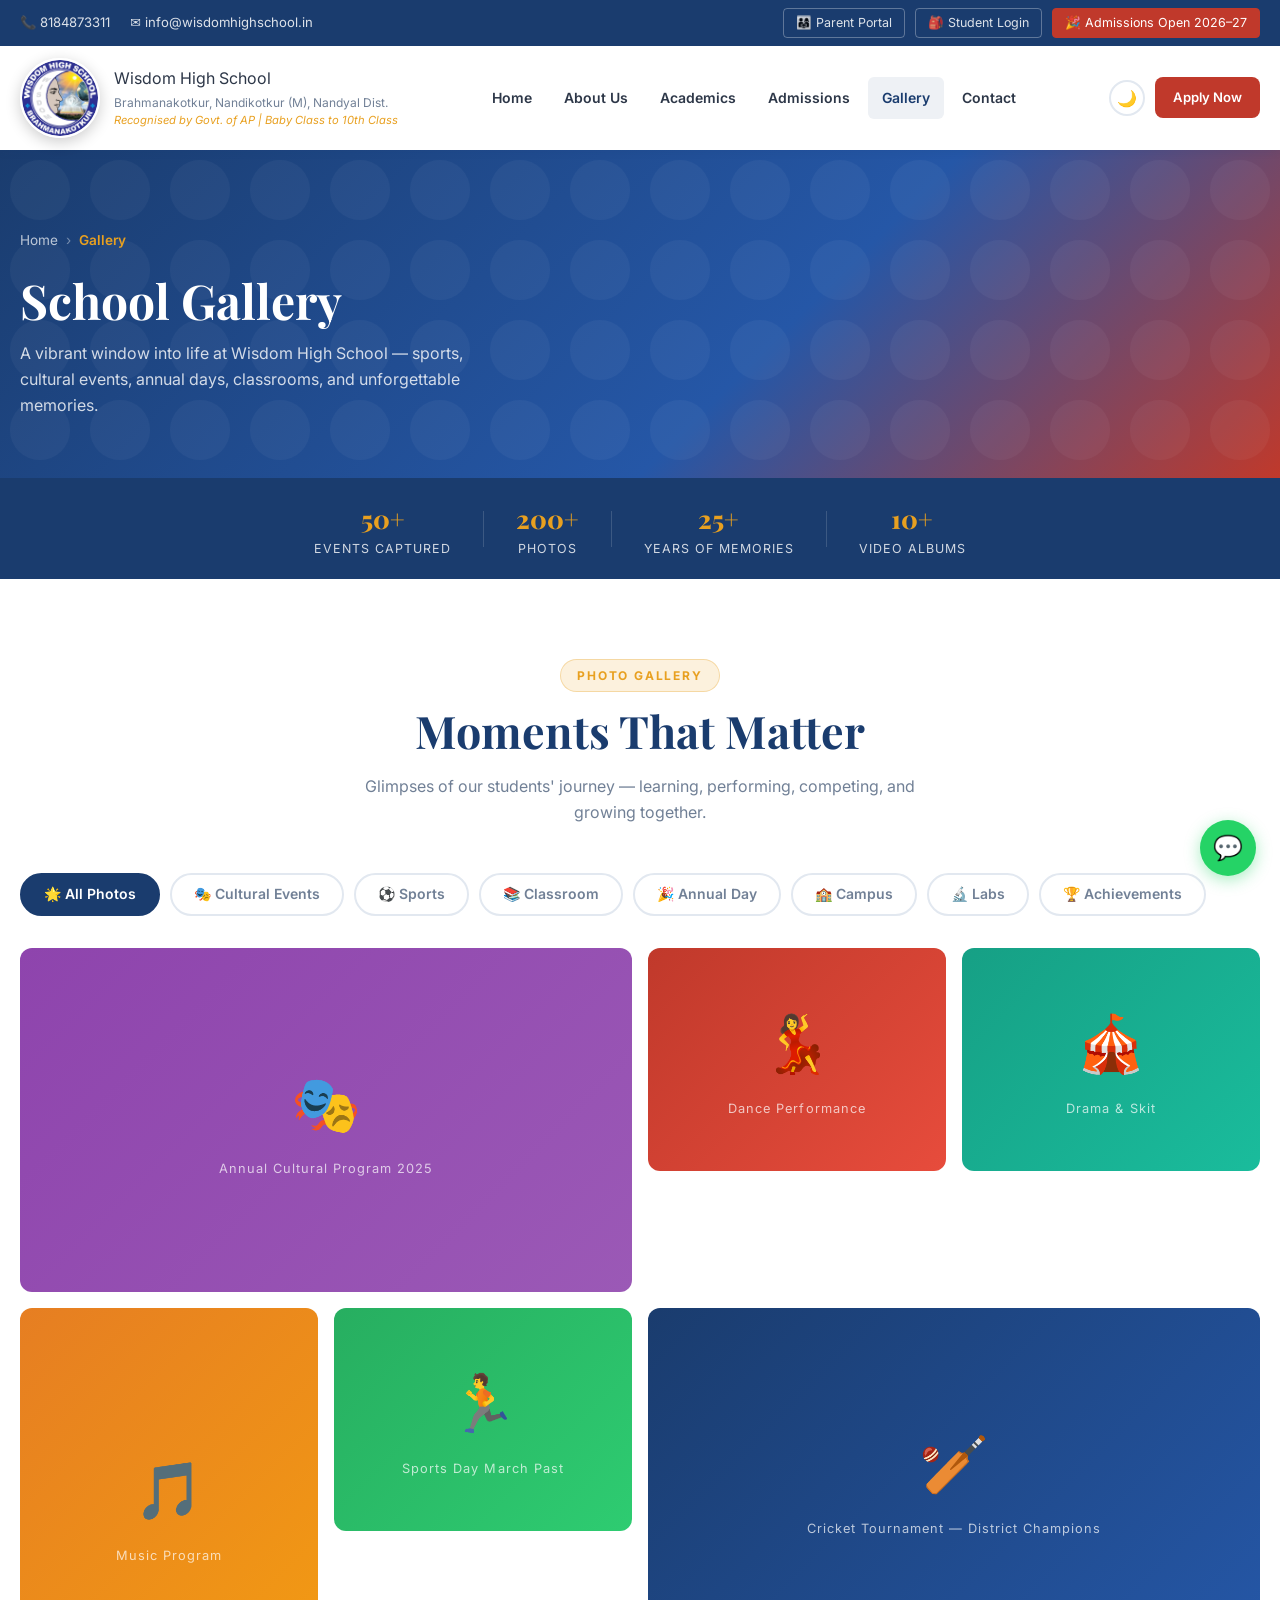
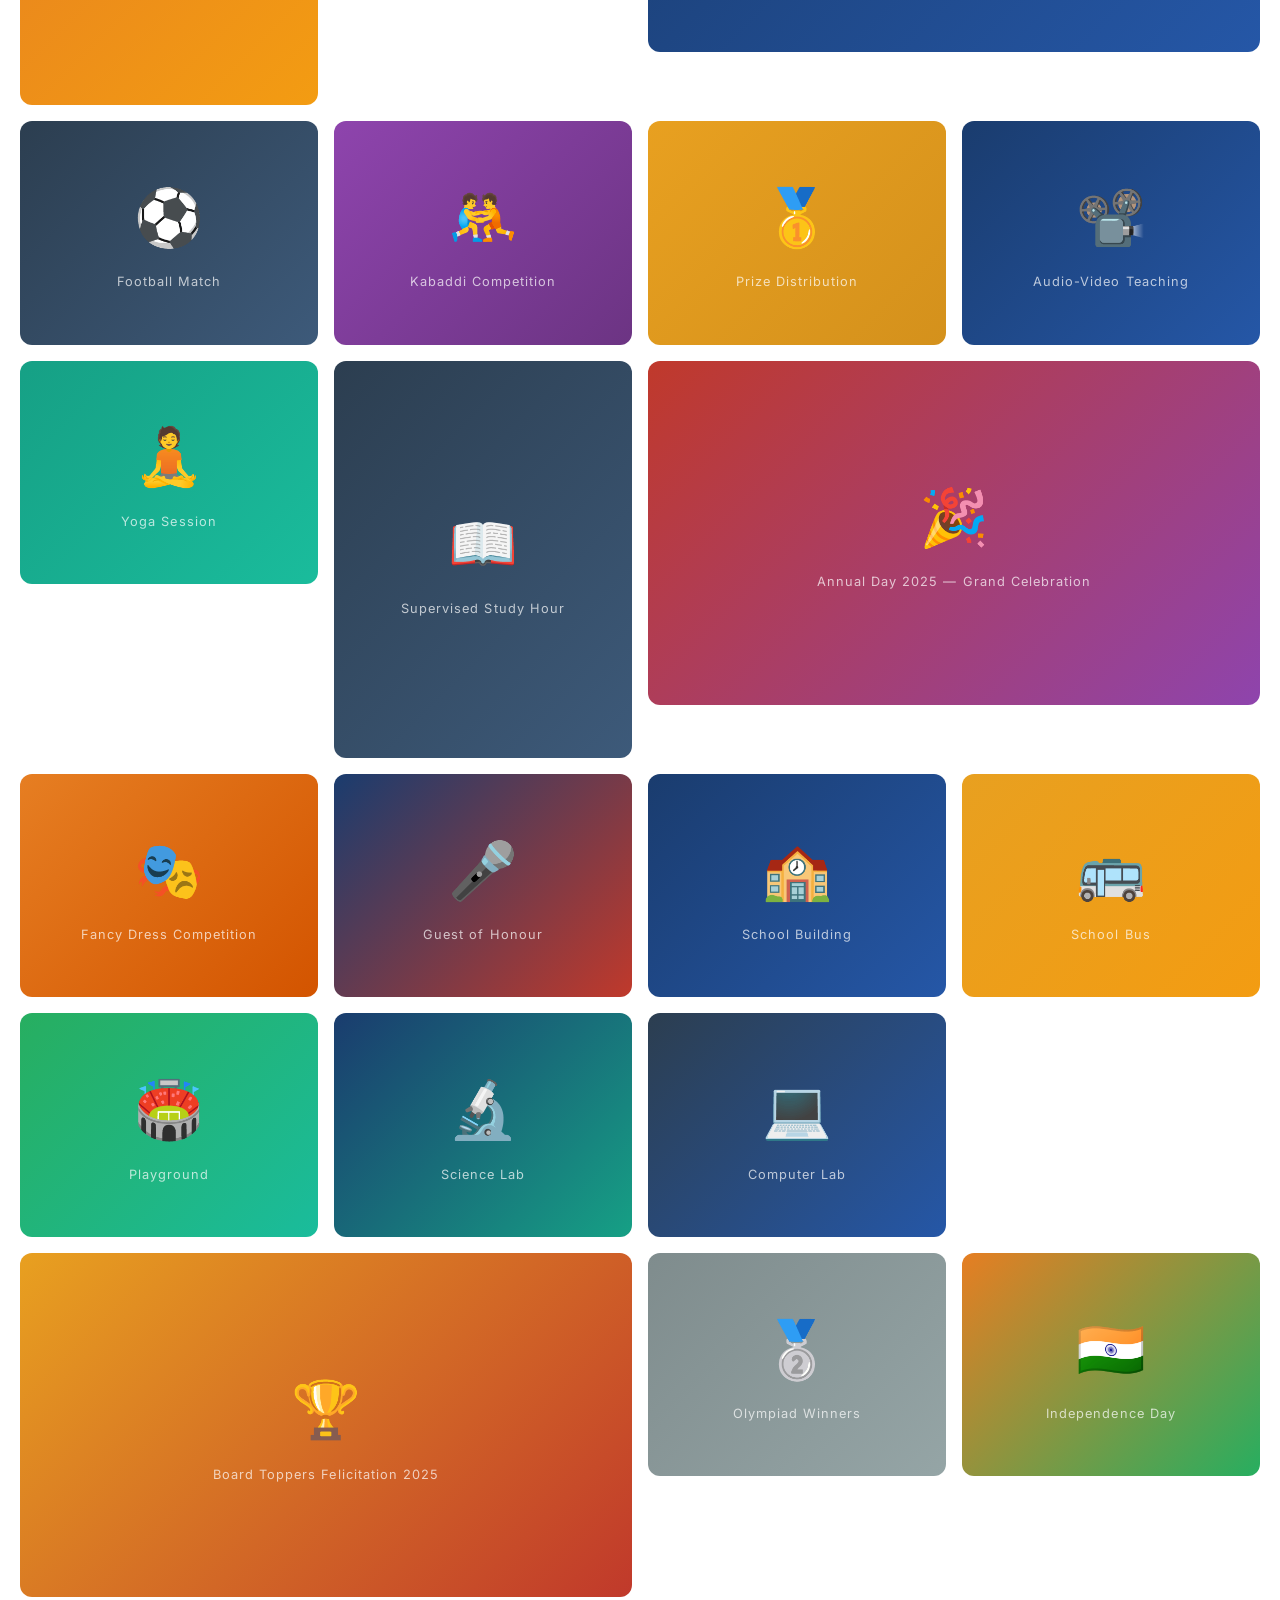
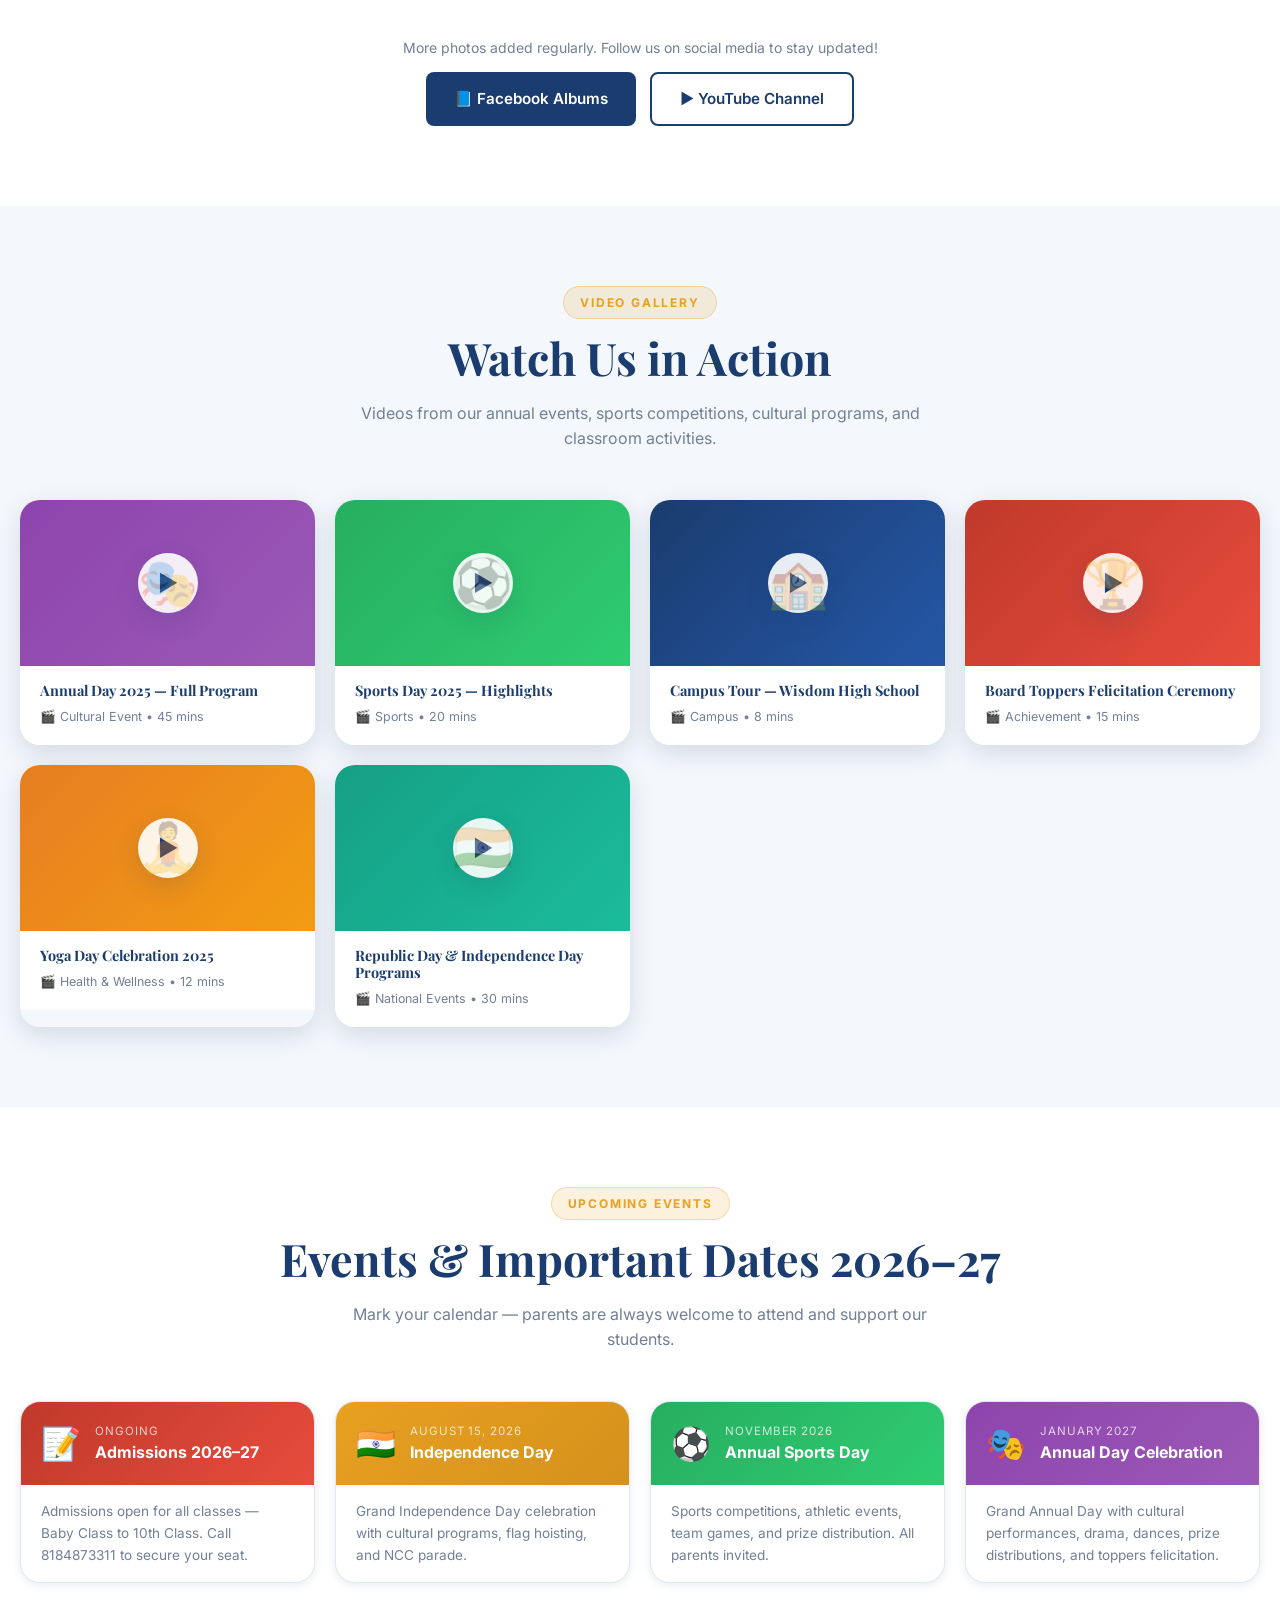
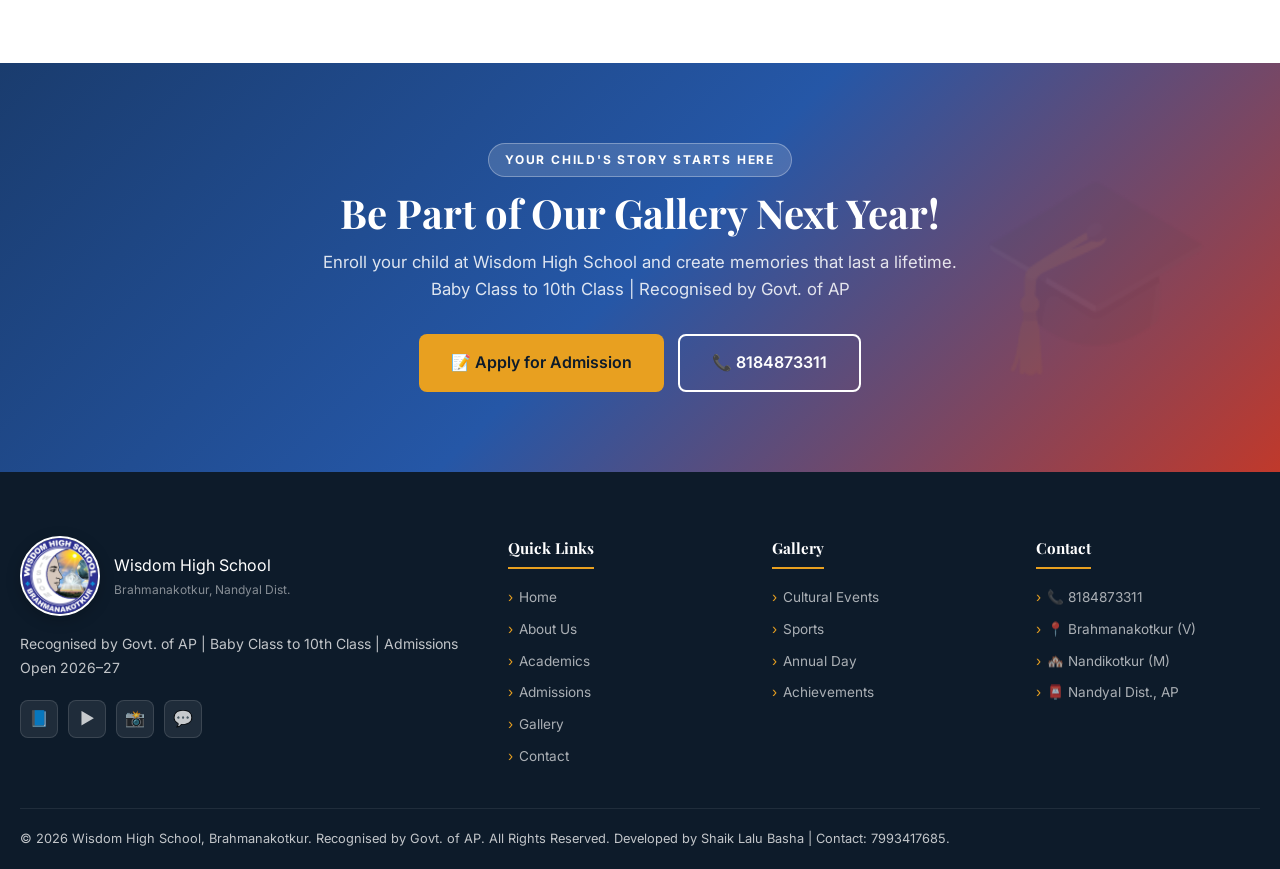
<file: gallery.html>
<!DOCTYPE html>
<html lang="en">
<head>
  <meta charset="UTF-8" />
  <meta name="viewport" content="width=device-width, initial-scale=1.0" />
  <title>Gallery | Wisdom High School Brahmanakotkur</title>
  <meta name="description" content="Photo and video gallery of Wisdom High School — sports day, cultural events, classroom activities, annual day, and more. Call 8184873311." />
  <link rel="preconnect" href="https://fonts.googleapis.com" />
  <link href="https://fonts.googleapis.com/css2?family=Playfair+Display:wght@600;700;800&family=Inter:wght@400;500;600;700&display=swap" rel="stylesheet" />
  <link rel="stylesheet" href="assets/css/style.css" />
  <link rel="stylesheet" href="assets/css/pages.css" />
  <style>
    /* ── Gallery Page Styles ── */
    .gallery-grid {
      display: grid;
      grid-template-columns: repeat(auto-fill, minmax(260px, 1fr));
      gap: 16px;
    }
    .g-item {
      border-radius: var(--radius);
      overflow: hidden;
      position: relative;
      cursor: pointer;
      background: var(--primary);
      aspect-ratio: 4/3;
      transition: var(--transition);
    }
    .g-item.tall { aspect-ratio: 3/4; }
    .g-item.wide { grid-column: span 2; aspect-ratio: 16/9; }
    .g-placeholder {
      width: 100%; height: 100%;
      display: flex; flex-direction: column;
      align-items: center; justify-content: center; gap: 10px;
      transition: transform 0.4s ease;
    }
    .g-item:hover .g-placeholder { transform: scale(1.05); }
    .g-emoji { font-size: 3.5rem; }
    .g-label { color: rgba(255,255,255,0.7); font-size: 0.8rem; letter-spacing: 0.08em; }
    .g-overlay {
      position: absolute; inset: 0;
      background: rgba(26,60,110,0.75);
      display: flex; flex-direction: column;
      align-items: center; justify-content: center; gap: 8px;
      opacity: 0; transition: var(--transition);
    }
    .g-item:hover .g-overlay { opacity: 1; }
    .g-overlay span { color: white; font-size: 1.8rem; }
    .g-overlay p { color: white; font-size: 0.85rem; font-weight: 600; padding: 0 16px; text-align: center; }

    .g-item[data-hidden="true"] { display: none; }

    /* Category filter pills */
    .cat-pills { display: flex; flex-wrap: wrap; gap: 10px; margin-bottom: 32px; }
    .cat-pill {
      padding: 8px 22px; border-radius: 50px;
      font-size: 0.875rem; font-weight: 600;
      border: 2px solid var(--border); color: var(--text-muted);
      background: var(--white); transition: var(--transition); cursor: pointer;
    }
    .dark-mode .cat-pill { background: #1A2535; border-color: #2D3748; color: var(--dark); }
    .cat-pill.active, .cat-pill:hover {
      border-color: var(--primary); background: var(--primary); color: white;
    }

    /* Lightbox */
    #lightbox {
      position: fixed; inset: 0; z-index: 9000;
      background: rgba(0,0,0,0.92);
      display: none; align-items: center; justify-content: center;
      padding: 20px;
      backdrop-filter: blur(8px);
    }
    #lightbox.open { display: flex; }
    .lb-content {
      max-width: 700px; width: 100%; text-align: center;
      animation: lb-in 0.3s ease;
    }
    @keyframes lb-in { from{opacity:0;transform:scale(0.9)} to{opacity:1;transform:scale(1)} }
    .lb-box {
      width: 100%; aspect-ratio: 4/3;
      border-radius: var(--radius-lg);
      display: flex; align-items: center; justify-content: center;
      font-size: 6rem; margin-bottom: 16px;
    }
    .lb-title { color: white; font-size: 1.1rem; font-weight: 600; margin-bottom: 6px; }
    .lb-cat { color: var(--secondary); font-size: 0.8rem; text-transform: uppercase; letter-spacing: 0.1em; }
    #lbClose {
      position: absolute; top: 24px; right: 28px;
      color: white; font-size: 2rem; cursor: pointer;
      background: rgba(255,255,255,0.1); border: none;
      width: 44px; height: 44px; border-radius: 50%;
      display: flex; align-items: center; justify-content: center;
      transition: var(--transition);
    }
    #lbClose:hover { background: var(--accent); }
    #lbPrev, #lbNext {
      position: absolute; top: 50%; transform: translateY(-50%);
      background: rgba(255,255,255,0.12); border: 2px solid rgba(255,255,255,0.2);
      color: white; font-size: 1.4rem; width: 50px; height: 50px;
      border-radius: 50%; cursor: pointer; transition: var(--transition);
    }
    #lbPrev { left: 20px; }
    #lbNext { right: 20px; }
    #lbPrev:hover, #lbNext:hover { background: var(--secondary); color: var(--dark); border-color: var(--secondary); }

    /* Video section */
    .video-grid { display: grid; grid-template-columns: repeat(auto-fill, minmax(280px, 1fr)); gap: 20px; }
    .video-card {
      border-radius: var(--radius-lg); overflow: hidden;
      box-shadow: var(--shadow-md); position: relative;
      cursor: pointer; transition: var(--transition);
    }
    .video-card:hover { transform: translateY(-5px); box-shadow: var(--shadow-lg); }
    .video-thumb {
      aspect-ratio: 16/9;
      display: flex; align-items: center; justify-content: center;
      position: relative;
    }
    .video-thumb .play-btn {
      width: 60px; height: 60px; border-radius: 50%;
      background: rgba(255,255,255,0.9); display: flex;
      align-items: center; justify-content: center;
      font-size: 1.4rem; color: var(--primary);
      transition: var(--transition); box-shadow: var(--shadow-md);
    }
    .video-card:hover .play-btn { transform: scale(1.15); background: var(--secondary); }
    .video-info { background: var(--white); padding: 16px 20px; }
    .dark-mode .video-info { background: #1A2535; }
    .video-info h4 { font-size: 0.9rem; margin-bottom: 4px; }
    .video-info span { font-size: 0.78rem; color: var(--text-muted); }

    @media (max-width: 600px) {
      .g-item.wide { grid-column: span 1; aspect-ratio: 4/3; }
      .gallery-grid { grid-template-columns: repeat(2, 1fr); gap: 10px; }
    }
  </style>
</head>
<body>

<!-- Topbar -->
<div id="topbar">
  <div class="container">
    <div class="topbar-inner">
      <div class="topbar-left">
        <a href="tel:8184873311">📞 8184873311</a>
        <a href="mailto:info@wisdomhighschool.in">✉️ info@wisdomhighschool.in</a>
      </div>
      <div class="topbar-right">
        <a href="portal/parent.html">👨‍👩‍👧 Parent Portal</a>
        <a href="portal/student.html">🎒 Student Login</a>
        <a href="admissions.html" class="admission-btn">🎉 Admissions Open 2026–27</a>
      </div>
    </div>
  </div>
</div>

<!-- Header -->
<header id="header">
  <div class="container">
    <div class="header-inner">
      <a href="index.html" class="logo-wrap">
         <div class="logo-icon">
    <img src="assets/icons/logo.jpg" alt="School Logo">
</div>
        <div class="logo-text">
          <div class="school-name">Wisdom High School</div>
          <div class="school-location">Brahmanakotkur, Nandikotkur (M), Nandyal Dist.</div>
          <div class="school-tagline">Recognised by Govt. of AP | Baby Class to 10th Class</div>
        </div>
      </a>
      <nav class="main-nav">
        <div class="nav-item"><a href="index.html" class="nav-link">Home</a></div>
        <div class="nav-item"><a href="about.html" class="nav-link">About Us</a></div>
        <div class="nav-item"><a href="academics.html" class="nav-link">Academics</a></div>
        <div class="nav-item"><a href="admissions.html" class="nav-link">Admissions</a></div>
        <div class="nav-item"><a href="gallery.html" class="nav-link active">Gallery</a></div>
        <div class="nav-item"><a href="contact.html" class="nav-link">Contact</a></div>
      </nav>
      <div class="header-actions">
        <button id="darkToggle">🌙</button>
        <a href="admissions.html" class="btn btn-accent" style="font-size:0.82rem;padding:10px 18px;">Apply Now</a>
        <button id="mobileMenuBtn"><span></span><span></span><span></span></button>
      </div>
    </div>
    <div id="mobileMenu">
      <a href="index.html" class="mobile-nav-link">🏠 Home</a>
      <a href="about.html" class="mobile-nav-link">ℹ️ About Us</a>
      <a href="academics.html" class="mobile-nav-link">📚 Academics</a>
      <a href="admissions.html" class="mobile-nav-link">📝 Admissions</a>
      <a href="gallery.html" class="mobile-nav-link">🖼️ Gallery</a>
      <a href="contact.html" class="mobile-nav-link">📞 Contact</a>
    </div>
  </div>
</header>

<!-- Page Hero -->
<section class="page-hero">
  <div class="container">
    <div class="page-hero-content">
      <div class="breadcrumb">
        <a href="index.html">Home</a>
        <span>›</span>
        <span class="current">Gallery</span>
      </div>
      <h1>School Gallery</h1>
      <p>A vibrant window into life at Wisdom High School — sports, cultural events, annual days, classrooms, and unforgettable memories.</p>
    </div>
  </div>
</section>

<!-- Stats Strip -->
<div style="background:var(--primary);padding:20px 0;">
  <div class="container">
    <div style="display:flex;flex-wrap:wrap;gap:32px;justify-content:center;align-items:center;">
      <div style="text-align:center;color:white;">
        <div style="font-size:1.6rem;font-weight:800;color:var(--secondary);font-family:var(--font-display);">50+</div>
        <div style="font-size:0.78rem;opacity:0.8;text-transform:uppercase;letter-spacing:0.08em;">Events Captured</div>
      </div>
      <div style="width:1px;height:36px;background:rgba(255,255,255,0.15);"></div>
      <div style="text-align:center;color:white;">
        <div style="font-size:1.6rem;font-weight:800;color:var(--secondary);font-family:var(--font-display);">200+</div>
        <div style="font-size:0.78rem;opacity:0.8;text-transform:uppercase;letter-spacing:0.08em;">Photos</div>
      </div>
      <div style="width:1px;height:36px;background:rgba(255,255,255,0.15);"></div>
      <div style="text-align:center;color:white;">
        <div style="font-size:1.6rem;font-weight:800;color:var(--secondary);font-family:var(--font-display);">25+</div>
        <div style="font-size:0.78rem;opacity:0.8;text-transform:uppercase;letter-spacing:0.08em;">Years of Memories</div>
      </div>
      <div style="width:1px;height:36px;background:rgba(255,255,255,0.15);"></div>
      <div style="text-align:center;color:white;">
        <div style="font-size:1.6rem;font-weight:800;color:var(--secondary);font-family:var(--font-display);">10+</div>
        <div style="font-size:0.78rem;opacity:0.8;text-transform:uppercase;letter-spacing:0.08em;">Video Albums</div>
      </div>
    </div>
  </div>
</div>

<!-- Photo Gallery -->
<section class="section-pad">
  <div class="container">
    <div class="text-center" data-aos="fade-up">
      <div class="section-tag">Photo Gallery</div>
      <h2 class="section-title">Moments That Matter</h2>
      <p class="section-sub">Glimpses of our students' journey — learning, performing, competing, and growing together.</p>
    </div>

    <!-- Filter Pills -->
    <div class="cat-pills" data-aos="fade-up">
      <div class="cat-pill active" data-filter="all">🌟 All Photos</div>
      <div class="cat-pill" data-filter="cultural">🎭 Cultural Events</div>
      <div class="cat-pill" data-filter="sports">⚽ Sports</div>
      <div class="cat-pill" data-filter="classroom">📚 Classroom</div>
      <div class="cat-pill" data-filter="annualday">🎉 Annual Day</div>
      <div class="cat-pill" data-filter="campus">🏫 Campus</div>
      <div class="cat-pill" data-filter="labs">🔬 Labs</div>
      <div class="cat-pill" data-filter="achievements">🏆 Achievements</div>
    </div>

    <!-- Gallery Grid -->
    <div class="gallery-grid" id="galleryGrid" data-aos="fade-up">

      <!-- Cultural Events -->
      <div class="g-item wide" data-cat="cultural" data-title="Annual Cultural Program 2025" data-lbemoji="🎭" data-lbbg="linear-gradient(135deg,#8e44ad,#9b59b6)">
        <div class="g-placeholder" style="background:linear-gradient(135deg,#8e44ad,#9b59b6);">
          <div class="g-emoji">🎭</div>
          <div class="g-label">Annual Cultural Program 2025</div>
        </div>
        <div class="g-overlay"><span>🔍</span><p>Annual Cultural Program 2025</p></div>
      </div>

      <div class="g-item" data-cat="cultural" data-title="Dance Performance — Classical" data-lbemoji="💃" data-lbbg="linear-gradient(135deg,#c0392b,#e74c3c)">
        <div class="g-placeholder" style="background:linear-gradient(135deg,#c0392b,#e74c3c);">
          <div class="g-emoji">💃</div>
          <div class="g-label">Dance Performance</div>
        </div>
        <div class="g-overlay"><span>🔍</span><p>Classical Dance Performance</p></div>
      </div>

      <div class="g-item" data-cat="cultural" data-title="Drama & Skit — Republic Day" data-lbemoji="🎪" data-lbbg="linear-gradient(135deg,#16a085,#1abc9c)">
        <div class="g-placeholder" style="background:linear-gradient(135deg,#16a085,#1abc9c);">
          <div class="g-emoji">🎪</div>
          <div class="g-label">Drama & Skit</div>
        </div>
        <div class="g-overlay"><span>🔍</span><p>Republic Day Drama & Skit</p></div>
      </div>

      <div class="g-item tall" data-cat="cultural" data-title="Music Program — Carnatic" data-lbemoji="🎵" data-lbbg="linear-gradient(135deg,#e67e22,#f39c12)">
        <div class="g-placeholder" style="background:linear-gradient(135deg,#e67e22,#f39c12);">
          <div class="g-emoji">🎵</div>
          <div class="g-label">Music Program</div>
        </div>
        <div class="g-overlay"><span>🔍</span><p>Carnatic Music Program</p></div>
      </div>

      <!-- Sports -->
      <div class="g-item" data-cat="sports" data-title="Sports Day 2025 — March Past" data-lbemoji="🏃" data-lbbg="linear-gradient(135deg,#27ae60,#2ecc71)">
        <div class="g-placeholder" style="background:linear-gradient(135deg,#27ae60,#2ecc71);">
          <div class="g-emoji">🏃</div>
          <div class="g-label">Sports Day March Past</div>
        </div>
        <div class="g-overlay"><span>🔍</span><p>Sports Day 2025 — March Past</p></div>
      </div>

      <div class="g-item wide" data-cat="sports" data-title="Cricket Tournament — District Champions" data-lbemoji="🏏" data-lbbg="linear-gradient(135deg,#1A3C6E,#2557A7)">
        <div class="g-placeholder" style="background:linear-gradient(135deg,#1A3C6E,#2557A7);">
          <div class="g-emoji">🏏</div>
          <div class="g-label">Cricket Tournament — District Champions</div>
        </div>
        <div class="g-overlay"><span>🔍</span><p>Cricket Tournament — District Champions</p></div>
      </div>

      <div class="g-item" data-cat="sports" data-title="Football Match — Zonal Level" data-lbemoji="⚽" data-lbbg="linear-gradient(135deg,#2c3e50,#3d5a7a)">
        <div class="g-placeholder" style="background:linear-gradient(135deg,#2c3e50,#3d5a7a);">
          <div class="g-emoji">⚽</div>
          <div class="g-label">Football Match</div>
        </div>
        <div class="g-overlay"><span>🔍</span><p>Football Match — Zonal Level</p></div>
      </div>

      <div class="g-item" data-cat="sports" data-title="Kabaddi Competition" data-lbemoji="🤼" data-lbbg="linear-gradient(135deg,#8e44ad,#6c3483)">
        <div class="g-placeholder" style="background:linear-gradient(135deg,#8e44ad,#6c3483);">
          <div class="g-emoji">🤼</div>
          <div class="g-label">Kabaddi Competition</div>
        </div>
        <div class="g-overlay"><span>🔍</span><p>Kabaddi Competition</p></div>
      </div>

      <div class="g-item" data-cat="sports" data-title="Prize Distribution — Sports Day" data-lbemoji="🥇" data-lbbg="linear-gradient(135deg,#E8A020,#d4911c)">
        <div class="g-placeholder" style="background:linear-gradient(135deg,#E8A020,#d4911c);">
          <div class="g-emoji">🥇</div>
          <div class="g-label">Prize Distribution</div>
        </div>
        <div class="g-overlay"><span>🔍</span><p>Prize Distribution — Sports Day</p></div>
      </div>

      <!-- Classroom -->
      <div class="g-item" data-cat="classroom" data-title="Audio-Video Classroom Teaching" data-lbemoji="📽️" data-lbbg="linear-gradient(135deg,#1A3C6E,#2557A7)">
        <div class="g-placeholder" style="background:linear-gradient(135deg,#1A3C6E,#2557A7);">
          <div class="g-emoji">📽️</div>
          <div class="g-label">Audio-Video Teaching</div>
        </div>
        <div class="g-overlay"><span>🔍</span><p>Audio-Video Classroom Teaching</p></div>
      </div>

      <div class="g-item" data-cat="classroom" data-title="Yoga Session for Students" data-lbemoji="🧘" data-lbbg="linear-gradient(135deg,#16a085,#1abc9c)">
        <div class="g-placeholder" style="background:linear-gradient(135deg,#16a085,#1abc9c);">
          <div class="g-emoji">🧘</div>
          <div class="g-label">Yoga Session</div>
        </div>
        <div class="g-overlay"><span>🔍</span><p>Special Yoga Session for Students</p></div>
      </div>

      <div class="g-item tall" data-cat="classroom" data-title="Study Hour — Supervised Learning" data-lbemoji="📖" data-lbbg="linear-gradient(135deg,#2c3e50,#3d5a7a)">
        <div class="g-placeholder" style="background:linear-gradient(135deg,#2c3e50,#3d5a7a);">
          <div class="g-emoji">📖</div>
          <div class="g-label">Supervised Study Hour</div>
        </div>
        <div class="g-overlay"><span>🔍</span><p>Supervised Study Hours</p></div>
      </div>

      <!-- Annual Day -->
      <div class="g-item wide" data-cat="annualday" data-title="Annual Day 2025 — Grand Celebration" data-lbemoji="🎉" data-lbbg="linear-gradient(135deg,#c0392b,#8e44ad)">
        <div class="g-placeholder" style="background:linear-gradient(135deg,#c0392b,#8e44ad);">
          <div class="g-emoji">🎉</div>
          <div class="g-label">Annual Day 2025 — Grand Celebration</div>
        </div>
        <div class="g-overlay"><span>🔍</span><p>Annual Day 2025 — Grand Celebration</p></div>
      </div>

      <div class="g-item" data-cat="annualday" data-title="Fancy Dress Competition" data-lbemoji="🎭" data-lbbg="linear-gradient(135deg,#e67e22,#d35400)">
        <div class="g-placeholder" style="background:linear-gradient(135deg,#e67e22,#d35400);">
          <div class="g-emoji">🎭</div>
          <div class="g-label">Fancy Dress Competition</div>
        </div>
        <div class="g-overlay"><span>🔍</span><p>Annual Day — Fancy Dress Competition</p></div>
      </div>

      <div class="g-item" data-cat="annualday" data-title="Guest of Honour Speech" data-lbemoji="🎤" data-lbbg="linear-gradient(135deg,#1A3C6E,#c0392b)">
        <div class="g-placeholder" style="background:linear-gradient(135deg,#1A3C6E,#c0392b);">
          <div class="g-emoji">🎤</div>
          <div class="g-label">Guest of Honour</div>
        </div>
        <div class="g-overlay"><span>🔍</span><p>Annual Day — Guest of Honour</p></div>
      </div>

      <!-- Campus -->
      <div class="g-item" data-cat="campus" data-title="School Building — Front View" data-lbemoji="🏫" data-lbbg="linear-gradient(135deg,#1A3C6E,#2557A7)">
        <div class="g-placeholder" style="background:linear-gradient(135deg,#1A3C6E,#2557A7);">
          <div class="g-emoji">🏫</div>
          <div class="g-label">School Building</div>
        </div>
        <div class="g-overlay"><span>🔍</span><p>School Building — Front View</p></div>
      </div>

      <div class="g-item" data-cat="campus" data-title="School Bus — Village Transport" data-lbemoji="🚌" data-lbbg="linear-gradient(135deg,#E8A020,#f39c12)">
        <div class="g-placeholder" style="background:linear-gradient(135deg,#E8A020,#f39c12);">
          <div class="g-emoji">🚌</div>
          <div class="g-label">School Bus</div>
        </div>
        <div class="g-overlay"><span>🔍</span><p>School Bus — Village Transport</p></div>
      </div>

      <div class="g-item" data-cat="campus" data-title="School Grounds & Playground" data-lbemoji="🏟️" data-lbbg="linear-gradient(135deg,#27ae60,#1abc9c)">
        <div class="g-placeholder" style="background:linear-gradient(135deg,#27ae60,#1abc9c);">
          <div class="g-emoji">🏟️</div>
          <div class="g-label">Playground</div>
        </div>
        <div class="g-overlay"><span>🔍</span><p>School Grounds & Playground</p></div>
      </div>

      <!-- Labs -->
      <div class="g-item" data-cat="labs" data-title="Science Lab — Experiments" data-lbemoji="🔬" data-lbbg="linear-gradient(135deg,#1A3C6E,#16a085)">
        <div class="g-placeholder" style="background:linear-gradient(135deg,#1A3C6E,#16a085);">
          <div class="g-emoji">🔬</div>
          <div class="g-label">Science Lab</div>
        </div>
        <div class="g-overlay"><span>🔍</span><p>Science Lab — Experiments</p></div>
      </div>

      <div class="g-item" data-cat="labs" data-title="Computer Lab Session" data-lbemoji="💻" data-lbbg="linear-gradient(135deg,#2c3e50,#2557A7)">
        <div class="g-placeholder" style="background:linear-gradient(135deg,#2c3e50,#2557A7);">
          <div class="g-emoji">💻</div>
          <div class="g-label">Computer Lab</div>
        </div>
        <div class="g-overlay"><span>🔍</span><p>Computer Lab — Students Learning</p></div>
      </div>

      <!-- Achievements -->
      <div class="g-item wide" data-cat="achievements" data-title="Board Toppers — Felicitation 2025" data-lbemoji="🏆" data-lbbg="linear-gradient(135deg,#E8A020,#c0392b)">
        <div class="g-placeholder" style="background:linear-gradient(135deg,#E8A020,#c0392b);">
          <div class="g-emoji">🏆</div>
          <div class="g-label">Board Toppers Felicitation 2025</div>
        </div>
        <div class="g-overlay"><span>🔍</span><p>Board Toppers — Felicitation Ceremony 2025</p></div>
      </div>

      <div class="g-item" data-cat="achievements" data-title="Olympiad Winners — Certificate Distribution" data-lbemoji="🥈" data-lbbg="linear-gradient(135deg,#7f8c8d,#95a5a6)">
        <div class="g-placeholder" style="background:linear-gradient(135deg,#7f8c8d,#95a5a6);">
          <div class="g-emoji">🥈</div>
          <div class="g-label">Olympiad Winners</div>
        </div>
        <div class="g-overlay"><span>🔍</span><p>Olympiad Winners — Certificate Distribution</p></div>
      </div>

      <div class="g-item" data-cat="achievements" data-title="Independence Day Celebration" data-lbemoji="🇮🇳" data-lbbg="linear-gradient(135deg,#e67e22,#27ae60)">
        <div class="g-placeholder" style="background:linear-gradient(135deg,#e67e22,#27ae60);">
          <div class="g-emoji">🇮🇳</div>
          <div class="g-label">Independence Day</div>
        </div>
        <div class="g-overlay"><span>🔍</span><p>Independence Day Celebration</p></div>
      </div>

    </div>

    <div style="text-align:center;margin-top:40px;" data-aos="fade-up">
      <p style="color:var(--text-muted);font-size:0.875rem;margin-bottom:12px;">More photos added regularly. Follow us on social media to stay updated!</p>
      <div style="display:flex;gap:14px;justify-content:center;flex-wrap:wrap;">
        <a href="#" class="btn btn-primary">📘 Facebook Albums</a>
        <a href="#" class="btn" style="border:2px solid var(--primary);color:var(--primary);">▶️ YouTube Channel</a>
      </div>
    </div>
  </div>
</section>

<!-- Video Gallery Section -->
<section class="section-pad" style="background:var(--light);">
  <div class="container">
    <div class="text-center" data-aos="fade-up">
      <div class="section-tag">Video Gallery</div>
      <h2 class="section-title">Watch Us in Action</h2>
      <p class="section-sub">Videos from our annual events, sports competitions, cultural programs, and classroom activities.</p>
    </div>

    <div class="video-grid" data-aos="fade-up">

      <div class="video-card">
        <div class="video-thumb" style="background:linear-gradient(135deg,#8e44ad,#9b59b6);">
          <div class="g-emoji" style="position:absolute;font-size:3rem;opacity:0.3;">🎭</div>
          <div class="play-btn">▶</div>
        </div>
        <div class="video-info">
          <h4>Annual Day 2025 — Full Program</h4>
          <span>🎬 Cultural Event • 45 mins</span>
        </div>
      </div>

      <div class="video-card">
        <div class="video-thumb" style="background:linear-gradient(135deg,#27ae60,#2ecc71);">
          <div class="g-emoji" style="position:absolute;font-size:3rem;opacity:0.3;">⚽</div>
          <div class="play-btn">▶</div>
        </div>
        <div class="video-info">
          <h4>Sports Day 2025 — Highlights</h4>
          <span>🎬 Sports • 20 mins</span>
        </div>
      </div>

      <div class="video-card">
        <div class="video-thumb" style="background:linear-gradient(135deg,#1A3C6E,#2557A7);">
          <div class="g-emoji" style="position:absolute;font-size:3rem;opacity:0.3;">🏫</div>
          <div class="play-btn">▶</div>
        </div>
        <div class="video-info">
          <h4>Campus Tour — Wisdom High School</h4>
          <span>🎬 Campus • 8 mins</span>
        </div>
      </div>

      <div class="video-card">
        <div class="video-thumb" style="background:linear-gradient(135deg,#c0392b,#e74c3c);">
          <div class="g-emoji" style="position:absolute;font-size:3rem;opacity:0.3;">🏆</div>
          <div class="play-btn">▶</div>
        </div>
        <div class="video-info">
          <h4>Board Toppers Felicitation Ceremony</h4>
          <span>🎬 Achievement • 15 mins</span>
        </div>
      </div>

      <div class="video-card">
        <div class="video-thumb" style="background:linear-gradient(135deg,#e67e22,#f39c12);">
          <div class="g-emoji" style="position:absolute;font-size:3rem;opacity:0.3;">🧘</div>
          <div class="play-btn">▶</div>
        </div>
        <div class="video-info">
          <h4>Yoga Day Celebration 2025</h4>
          <span>🎬 Health & Wellness • 12 mins</span>
        </div>
      </div>

      <div class="video-card">
        <div class="video-thumb" style="background:linear-gradient(135deg,#16a085,#1abc9c);">
          <div class="g-emoji" style="position:absolute;font-size:3rem;opacity:0.3;">🇮🇳</div>
          <div class="play-btn">▶</div>
        </div>
        <div class="video-info">
          <h4>Republic Day & Independence Day Programs</h4>
          <span>🎬 National Events • 30 mins</span>
        </div>
      </div>

    </div>
  </div>
</section>

<!-- Events Calendar -->
<section class="section-pad">
  <div class="container">
    <div class="text-center" data-aos="fade-up">
      <div class="section-tag">Upcoming Events</div>
      <h2 class="section-title">Events & Important Dates 2026–27</h2>
      <p class="section-sub">Mark your calendar — parents are always welcome to attend and support our students.</p>
    </div>
    <div style="display:grid;grid-template-columns:repeat(auto-fit,minmax(260px,1fr));gap:20px;" data-aos="fade-up">

      <div style="background:var(--white);border-radius:var(--radius-lg);overflow:hidden;box-shadow:var(--shadow-sm);border:1px solid var(--border);">
        <div style="background:linear-gradient(135deg,var(--accent),#e74c3c);padding:16px 20px;display:flex;align-items:center;gap:14px;">
          <div style="font-size:2rem;">📝</div>
          <div>
            <div style="color:rgba(255,255,255,0.75);font-size:0.72rem;text-transform:uppercase;letter-spacing:0.08em;">Ongoing</div>
            <div style="color:white;font-weight:700;">Admissions 2026–27</div>
          </div>
        </div>
        <div style="padding:16px 20px;"><p style="font-size:0.85rem;color:var(--text-muted);">Admissions open for all classes — Baby Class to 10th Class. Call 8184873311 to secure your seat.</p></div>
      </div>

      <div style="background:var(--white);border-radius:var(--radius-lg);overflow:hidden;box-shadow:var(--shadow-sm);border:1px solid var(--border);">
        <div style="background:linear-gradient(135deg,#E8A020,#d4911c);padding:16px 20px;display:flex;align-items:center;gap:14px;">
          <div style="font-size:2rem;">🇮🇳</div>
          <div>
            <div style="color:rgba(255,255,255,0.75);font-size:0.72rem;text-transform:uppercase;letter-spacing:0.08em;">August 15, 2026</div>
            <div style="color:white;font-weight:700;">Independence Day</div>
          </div>
        </div>
        <div style="padding:16px 20px;"><p style="font-size:0.85rem;color:var(--text-muted);">Grand Independence Day celebration with cultural programs, flag hoisting, and NCC parade.</p></div>
      </div>

      <div style="background:var(--white);border-radius:var(--radius-lg);overflow:hidden;box-shadow:var(--shadow-sm);border:1px solid var(--border);">
        <div style="background:linear-gradient(135deg,#27ae60,#2ecc71);padding:16px 20px;display:flex;align-items:center;gap:14px;">
          <div style="font-size:2rem;">⚽</div>
          <div>
            <div style="color:rgba(255,255,255,0.75);font-size:0.72rem;text-transform:uppercase;letter-spacing:0.08em;">November 2026</div>
            <div style="color:white;font-weight:700;">Annual Sports Day</div>
          </div>
        </div>
        <div style="padding:16px 20px;"><p style="font-size:0.85rem;color:var(--text-muted);">Sports competitions, athletic events, team games, and prize distribution. All parents invited.</p></div>
      </div>

      <div style="background:var(--white);border-radius:var(--radius-lg);overflow:hidden;box-shadow:var(--shadow-sm);border:1px solid var(--border);">
        <div style="background:linear-gradient(135deg,#8e44ad,#9b59b6);padding:16px 20px;display:flex;align-items:center;gap:14px;">
          <div style="font-size:2rem;">🎭</div>
          <div>
            <div style="color:rgba(255,255,255,0.75);font-size:0.72rem;text-transform:uppercase;letter-spacing:0.08em;">January 2027</div>
            <div style="color:white;font-weight:700;">Annual Day Celebration</div>
          </div>
        </div>
        <div style="padding:16px 20px;"><p style="font-size:0.85rem;color:var(--text-muted);">Grand Annual Day with cultural performances, drama, dances, prize distributions, and toppers felicitation.</p></div>
      </div>

    </div>
  </div>
</section>

<!-- CTA -->
<section class="section-pad admission-cta">
  <div class="container">
    <div class="cta-inner" data-aos="fade-up">
      <div class="section-tag" style="background:rgba(255,255,255,0.15);color:white;border-color:rgba(255,255,255,0.3);">Your Child's Story Starts Here</div>
      <h2>Be Part of Our Gallery Next Year!</h2>
      <p style="color:rgba(255,255,255,0.85);">Enroll your child at Wisdom High School and create memories that last a lifetime.<br>Baby Class to 10th Class | Recognised by Govt. of AP</p>
      <div class="cta-btns" style="margin-top:28px;">
        <a href="admissions.html" class="btn btn-secondary" style="font-size:1rem;padding:14px 32px;">📝 Apply for Admission</a>
        <a href="tel:8184873311" class="btn btn-outline" style="font-size:1rem;padding:14px 32px;">📞 8184873311</a>
      </div>
    </div>
  </div>
</section>

<!-- Footer -->
<footer id="footer">
  <div class="footer-top">
    <div class="container">
      <div class="footer-grid">
        <div class="footer-brand">
          <a href="index.html" class="logo-wrap" style="margin-bottom:16px;display:inline-flex;">
            <div class="logo-icon footer-logo">
        <img src="assets/icons/logo.jpg" alt="Wisdom High School Logo">
    </div>
            <div class="logo-text">
              <div class="school-name">Wisdom High School</div>
              <div class="school-location">Brahmanakotkur, Nandyal Dist.</div>
            </div>
          </a>
          <p>Recognised by Govt. of AP | Baby Class to 10th Class | Admissions Open 2026–27</p>
          <div class="footer-social">
            <a href="#" class="social-btn">📘</a>
            <a href="#" class="social-btn">▶️</a>
            <a href="#" class="social-btn">📸</a>
            <a href="https://wa.me/918184873311" class="social-btn">💬</a>
          </div>
        </div>
        <div class="footer-col">
          <h4>Quick Links</h4>
          <div class="footer-links">
            <a href="index.html">Home</a>
            <a href="about.html">About Us</a>
            <a href="academics.html">Academics</a>
            <a href="admissions.html">Admissions</a>
            <a href="gallery.html">Gallery</a>
            <a href="contact.html">Contact</a>
          </div>
        </div>
        <div class="footer-col">
          <h4>Gallery</h4>
          <div class="footer-links">
            <a href="gallery.html?filter=cultural">Cultural Events</a>
            <a href="gallery.html?filter=sports">Sports</a>
            <a href="gallery.html?filter=annualday">Annual Day</a>
            <a href="gallery.html?filter=achievements">Achievements</a>
          </div>
        </div>
        <div class="footer-col">
          <h4>Contact</h4>
          <div class="footer-links">
            <a href="tel:8184873311">📞 8184873311</a>
            <a href="#">📍 Brahmanakotkur (V)</a>
            <a href="#">🏘️ Nandikotkur (M)</a>
            <a href="#">📮 Nandyal Dist., AP</a>
          </div>
        </div>
      </div>
    </div>
  </div>
  <div class="container">
    <div class="footer-bottom">
      <p>© 2026 Wisdom High School, Brahmanakotkur. Recognised by Govt. of AP. All Rights Reserved. Developed by Shaik Lalu Basha | Contact: 7993417685.</p>
    </div>
  </div>
</footer>

<!-- Lightbox -->
<div id="lightbox">
  <button id="lbClose">✕</button>
  <button id="lbPrev">‹</button>
  <button id="lbNext">›</button>
  <div class="lb-content">
    <div class="lb-box" id="lbBox"></div>
    <div class="lb-title" id="lbTitle"></div>
    <div class="lb-cat" id="lbCat"></div>
  </div>
</div>

<a href="https://wa.me/918184873311" id="whatsappFloat" target="_blank">💬</a>
<button id="scrollTop">↑</button>

<script src="assets/js/main.js"></script>
<script>
  // ── Gallery Filter ──
  const pills = document.querySelectorAll('.cat-pill');
  const items = document.querySelectorAll('.g-item');

  pills.forEach(pill => {
    pill.addEventListener('click', () => {
      pills.forEach(p => p.classList.remove('active'));
      pill.classList.add('active');
      const filter = pill.getAttribute('data-filter');
      items.forEach(item => {
        if (filter === 'all' || item.getAttribute('data-cat') === filter) {
          item.style.display = 'block';
        } else {
          item.style.display = 'none';
        }
      });
    });
  });

  // ── Lightbox ──
  const lightbox = document.getElementById('lightbox');
  const lbBox = document.getElementById('lbBox');
  const lbTitle = document.getElementById('lbTitle');
  const lbCat = document.getElementById('lbCat');
  const lbClose = document.getElementById('lbClose');
  const lbPrev = document.getElementById('lbPrev');
  const lbNext = document.getElementById('lbNext');

  let allItems = [];
  let currentIdx = 0;

  function openLightbox(idx) {
    const item = allItems[idx];
    if (!item) return;
    currentIdx = idx;
    lbBox.style.background = item.dataset.lbbg || 'var(--primary)';
    lbBox.textContent = item.dataset.lbemoji || '🖼️';
    lbBox.style.fontSize = '7rem';
    lbBox.style.display = 'flex';
    lbBox.style.alignItems = 'center';
    lbBox.style.justifyContent = 'center';
    lbTitle.textContent = item.dataset.title || '';
    lbCat.textContent = (item.dataset.cat || '').toUpperCase();
    lightbox.classList.add('open');
    document.body.style.overflow = 'hidden';
  }

  function closeLightbox() {
    lightbox.classList.remove('open');
    document.body.style.overflow = '';
  }

  document.querySelectorAll('.g-item').forEach((item, idx) => {
    allItems.push(item);
    item.addEventListener('click', () => openLightbox(idx));
  });

  lbClose.addEventListener('click', closeLightbox);
  lightbox.addEventListener('click', e => { if (e.target === lightbox) closeLightbox(); });
  lbPrev.addEventListener('click', e => { e.stopPropagation(); openLightbox((currentIdx - 1 + allItems.length) % allItems.length); });
  lbNext.addEventListener('click', e => { e.stopPropagation(); openLightbox((currentIdx + 1) % allItems.length); });
  document.addEventListener('keydown', e => {
    if (lightbox.classList.contains('open')) {
      if (e.key === 'Escape') closeLightbox();
      if (e.key === 'ArrowLeft') openLightbox((currentIdx - 1 + allItems.length) % allItems.length);
      if (e.key === 'ArrowRight') openLightbox((currentIdx + 1) % allItems.length);
    }
  });

  // Video cards click (placeholder)
  document.querySelectorAll('.video-card').forEach(card => {
    card.addEventListener('click', () => {
      alert('Video player coming soon! Subscribe to our YouTube channel for all school videos.');
    });
  });
</script>
</body>
</html>
</file>
<file: assets/css/style.css>
/* ============================================================
   WISDOM HIGH SCHOOL - Main Stylesheet
   Color Palette:
   --primary:    #1A3C6E  (Deep Navy Blue)
   --secondary:  #E8A020  (Gold/Amber)
   --accent:     #C0392B  (Ruby Red)
   --light:      #F4F7FB  (Off White)
   --dark:       #0D1B2A  (Near Black)
   --text:       #2D3748  (Slate Gray)
   ============================================================ */

/* ── CSS Variables ── */
:root {
  --primary:    #1A3C6E;
  --primary-light: #2557A7;
  --secondary:  #E8A020;
  --accent:     #C0392B;
  --light:      #F4F7FB;
  --white:      #FFFFFF;
  --dark:       #0D1B2A;
  --text:       #2D3748;
  --text-muted: #718096;
  --border:     #E2E8F0;
  --shadow-sm:  0 2px 8px rgba(26,60,110,0.10);
  --shadow-md:  0 8px 24px rgba(26,60,110,0.15);
  --shadow-lg:  0 20px 60px rgba(26,60,110,0.20);
  --radius:     12px;
  --radius-lg:  20px;
  --transition: all 0.3s cubic-bezier(0.4,0,0.2,1);
  --font-display: 'Playfair Display', Georgia, serif;
  --font-body:    'Inter', system-ui, sans-serif;
}

/* Dark Mode */
body.dark-mode {
  --light:    #0D1B2A;
  --white:    #1A2535;
  --dark:     #F4F7FB;
  --text:     #CBD5E0;
  --border:   #2D3748;
  --shadow-sm: 0 2px 8px rgba(0,0,0,0.4);
  --shadow-md: 0 8px 24px rgba(0,0,0,0.4);
}

/* ── Reset & Base ── */
*, *::before, *::after { box-sizing: border-box; margin: 0; padding: 0; }

html { scroll-behavior: smooth; font-size: 16px; }

body {
  font-family: var(--font-body);
  color: var(--text);
  background: var(--white);
  line-height: 1.6;
  overflow-x: hidden;
  transition: background 0.3s, color 0.3s;
}

img { max-width: 100%; height: auto; display: block; }
a { text-decoration: none; color: inherit; }
ul { list-style: none; }
button { border: none; background: none; cursor: pointer; font-family: inherit; }

/* ── Typography ── */
h1, h2, h3, h4, h5 {
  font-family: var(--font-display);
  font-weight: 700;
  line-height: 1.2;
  color: var(--primary);
}
.dark-mode h1, .dark-mode h2, .dark-mode h3 { color: var(--secondary); }

/* ── Utility Classes ── */
.container { max-width: 1280px; margin: 0 auto; padding: 0 20px; }
.section-pad { padding: 80px 0; }
.text-center { text-align: center; }
.text-white { color: var(--white) !important; }

.section-tag {
  display: inline-block;
  background: rgba(232,160,32,0.15);
  color: var(--secondary);
  font-size: 0.75rem;
  font-weight: 700;
  letter-spacing: 0.15em;
  text-transform: uppercase;
  padding: 6px 16px;
  border-radius: 50px;
  margin-bottom: 12px;
  border: 1px solid rgba(232,160,32,0.3);
}

.section-title {
  font-size: clamp(1.8rem, 4vw, 2.8rem);
  margin-bottom: 16px;
}

.section-sub {
  font-family: var(--font-body);
  color: var(--text-muted);
  font-size: 1rem;
  max-width: 600px;
  margin: 0 auto 48px;
}

.btn {
  display: inline-flex;
  align-items: center;
  gap: 8px;
  padding: 13px 28px;
  border-radius: 8px;
  font-weight: 600;
  font-size: 0.95rem;
  transition: var(--transition);
  cursor: pointer;
}

.btn-primary {
  background: var(--primary);
  color: var(--white);
}
.btn-primary:hover {
  background: var(--primary-light);
  transform: translateY(-2px);
  box-shadow: var(--shadow-md);
}

.btn-secondary {
  background: var(--secondary);
  color: var(--dark);
}
.btn-secondary:hover {
  background: #d4911c;
  transform: translateY(-2px);
  box-shadow: var(--shadow-md);
}

.btn-outline {
  border: 2px solid var(--white);
  color: var(--white);
  background: transparent;
}
.btn-outline:hover {
  background: var(--white);
  color: var(--primary);
}

.btn-accent {
  background: var(--accent);
  color: var(--white);
}
.btn-accent:hover {
  background: #a93226;
  transform: translateY(-2px);
  box-shadow: var(--shadow-md);
}

/* ── Topbar ── */
#topbar {
  background: var(--primary);
  color: var(--white);
  font-size: 0.82rem;
  padding: 8px 0;
  position: relative;
  z-index: 1001;
}
.topbar-inner {
  display: flex;
  align-items: center;
  justify-content: space-between;
  flex-wrap: wrap;
  gap: 8px;
}
.topbar-left { display: flex; align-items: center; gap: 20px; }
.topbar-left a, .topbar-right a {
  color: rgba(255,255,255,0.85);
  display: flex; align-items: center; gap: 5px;
  transition: color 0.2s;
}
.topbar-left a:hover, .topbar-right a:hover { color: var(--secondary); }
.topbar-right { display: flex; align-items: center; gap: 10px; }
.topbar-right a {
  padding: 4px 12px;
  border: 1px solid rgba(255,255,255,0.3);
  border-radius: 4px;
  font-size: 0.78rem;
}
.topbar-right .admission-btn {
  background: var(--accent);
  border-color: var(--accent);
  color: var(--white);
  animation: pulse-btn 2s infinite;
}
@keyframes pulse-btn {
  0%, 100% { box-shadow: 0 0 0 0 rgba(192,57,43,0.4); }
  50% { box-shadow: 0 0 0 8px rgba(192,57,43,0); }
}

/* ── Marquee ── */
#news-marquee {
  background: var(--secondary);
  color: var(--dark);
  font-size: 0.85rem;
  font-weight: 600;
  padding: 8px 0;
  overflow: hidden;
}
.marquee-track { display: flex; white-space: nowrap; animation: marquee 30s linear infinite; }
.marquee-track span { padding: 0 40px; }
.marquee-track span::before { content: "🔔 "; }
@keyframes marquee { from { transform: translateX(0); } to { transform: translateX(-50%); } }
.marquee-label {
  background: var(--accent);
  color: var(--white);
  padding: 8px 16px;
  font-weight: 700;
  font-size: 0.82rem;
  letter-spacing: 0.05em;
  white-space: nowrap;
  flex-shrink: 0;
}

/* ── Header / Navbar ── */
#header {
  background: var(--white);
  box-shadow: var(--shadow-sm);
  position: sticky;
  top: 0;
  z-index: 1000;
  transition: var(--transition);
}
.dark-mode #header { background: #1A2535; }
#header.scrolled { box-shadow: var(--shadow-md); }

.header-inner {
  display: flex;
  align-items: center;
  justify-content: space-between;
  padding: 12px 0;
  gap: 20px;
}
.logo-wrap { display: flex; align-items: center; gap: 14px; text-decoration: none; }
.logo-icon {
  width: 80px;
  height: 80px;
  border-radius: 50%;
  overflow: hidden;
  flex-shrink: 0;

  border: 2px solid #fff;
  box-shadow: 0 4px 15px rgba(0,0,0,0.2);
}

.logo-icon img {
  width: 100%;
  height: 100%;
  object-fit: cover;
}
}
.logo-text .school-name {
  font-family: var(--font-display);
  font-size: 1.25rem;
  font-weight: 700;
  color: var(--primary);
  line-height: 1.2;
}
.logo-text .school-location {
  font-size: 0.75rem;
  color: var(--text-muted);
  margin-top: 2px;
}
.logo-text .school-tagline {
  font-size: 0.7rem;
  color: var(--secondary);
  font-style: italic;
}

/* Main Nav */
.main-nav { display: flex; align-items: center; gap: 4px; }
.nav-item { position: relative; }
.nav-link {
  display: flex; align-items: center; gap: 4px;
  padding: 10px 14px;
  font-size: 0.875rem;
  font-weight: 600;
  color: var(--text);
  border-radius: 6px;
  transition: var(--transition);
  white-space: nowrap;
}
.nav-link:hover, .nav-link.active {
  color: var(--primary);
  background: rgba(26,60,110,0.07);
}
.nav-link .chevron { font-size: 0.65rem; transition: transform 0.2s; }
.nav-item:hover .chevron { transform: rotate(180deg); }

/* Dropdown */
.dropdown {
  position: absolute;
  top: calc(100% + 8px);
  left: 0;
  background: var(--white);
  border-radius: var(--radius);
  box-shadow: var(--shadow-lg);
  min-width: 200px;
  padding: 8px;
  opacity: 0;
  visibility: hidden;
  transform: translateY(-10px);
  transition: var(--transition);
  z-index: 100;
  border: 1px solid var(--border);
}
.dark-mode .dropdown { background: #1A2535; border-color: #2D3748; }
.nav-item:hover .dropdown {
  opacity: 1;
  visibility: visible;
  transform: translateY(0);
}
.dropdown a {
  display: flex; align-items: center; gap: 8px;
  padding: 9px 14px;
  font-size: 0.85rem;
  color: var(--text);
  border-radius: 6px;
  transition: var(--transition);
}
.dropdown a:hover {
  background: var(--light);
  color: var(--primary);
  padding-left: 20px;
}

/* Header actions */
.header-actions { display: flex; align-items: center; gap: 10px; }
#darkToggle {
  width: 36px; height: 36px;
  border-radius: 50%;
  border: 2px solid var(--border);
  display: flex; align-items: center; justify-content: center;
  font-size: 1rem;
  transition: var(--transition);
}
#darkToggle:hover { border-color: var(--primary); background: var(--light); }
#mobileMenuBtn {
  display: none;
  flex-direction: column; gap: 5px;
  padding: 8px;
}
#mobileMenuBtn span {
  display: block; width: 24px; height: 2px;
  background: var(--text); border-radius: 2px;
  transition: var(--transition);
}

/* Mobile Menu */
#mobileMenu {
  display: none;
  background: var(--white);
  padding: 20px;
  border-top: 1px solid var(--border);
  max-height: 80vh;
  overflow-y: auto;
}
.dark-mode #mobileMenu { background: #1A2535; }
#mobileMenu.open { display: block; }
.mobile-nav-link {
  display: block; padding: 12px 16px;
  font-weight: 600; font-size: 0.9rem;
  color: var(--text); border-radius: 8px;
  border-bottom: 1px solid var(--border);
  transition: var(--transition);
}
.mobile-nav-link:hover { background: var(--light); color: var(--primary); }

/* ── Hero Slider ── */
#hero {
  position: relative;
  height: 92vh;
  min-height: 580px;
  max-height: 900px;
  overflow: hidden;
  background: var(--dark);
}
.hero-slide {
  position: absolute; inset: 0;
  display: flex; align-items: center;
  opacity: 0;
  transition: opacity 0.8s ease;
  z-index: 1;
}
.hero-slide.active { opacity: 1; z-index: 2; }

.hero-bg {
  position: absolute; inset: 0;
  background-size: cover; background-position: center;
  transition: transform 8s ease;
  z-index: 0;
}
.hero-slide.active .hero-bg { transform: scale(1.05); }

.hero-overlay {
  position: absolute; inset: 0;
  background: linear-gradient(105deg, rgba(13,27,42,0.85) 40%, rgba(26,60,110,0.5) 100%);
  z-index: 1;
}
.hero-content {
  position: relative; z-index: 2;
  max-width: 700px;
  padding: 0 20px;
  animation: hero-in 0.8s ease both;
}
@keyframes hero-in {
  from { opacity: 0; transform: translateY(40px); }
  to   { opacity: 1; transform: translateY(0); }
}
.hero-tag {
  display: inline-block;
  background: var(--secondary);
  color: var(--dark);
  font-size: 0.75rem; font-weight: 700;
  letter-spacing: 0.12em; text-transform: uppercase;
  padding: 6px 16px; border-radius: 4px;
  margin-bottom: 20px;
}
.hero-content h1 {
  font-size: clamp(2rem, 5vw, 3.6rem);
  color: var(--white); line-height: 1.1;
  margin-bottom: 16px;
  text-shadow: 0 2px 20px rgba(0,0,0,0.3);
}
.hero-content p {
  font-size: 1.1rem; color: rgba(255,255,255,0.85);
  margin-bottom: 32px; max-width: 520px;
}
.hero-btns { display: flex; gap: 14px; flex-wrap: wrap; }

/* Hero Controls */
.hero-controls {
  position: absolute; bottom: 40px; left: 50%; transform: translateX(-50%);
  z-index: 10; display: flex; gap: 10px; align-items: center;
}
.hero-dot {
  width: 10px; height: 10px;
  border-radius: 50%; border: 2px solid rgba(255,255,255,0.6);
  cursor: pointer; transition: var(--transition);
}
.hero-dot.active {
  background: var(--secondary); border-color: var(--secondary);
  transform: scale(1.3);
}

.hero-arrow {
  position: absolute; top: 50%; transform: translateY(-50%);
  z-index: 10; width: 48px; height: 48px;
  border-radius: 50%; background: rgba(255,255,255,0.15);
  border: 2px solid rgba(255,255,255,0.4);
  color: white; font-size: 1.2rem;
  display: flex; align-items: center; justify-content: center;
  transition: var(--transition); backdrop-filter: blur(4px);
}
.hero-arrow:hover { background: var(--secondary); border-color: var(--secondary); color: var(--dark); }
#heroPrev { left: 30px; }
#heroNext { right: 30px; }

/* Particles */
#particles { position: absolute; inset: 0; z-index: 3; pointer-events: none; }
.particle {
  position: absolute; border-radius: 50%;
  background: rgba(232,160,32,0.3);
  animation: float-particle linear infinite;
}
@keyframes float-particle {
  0% { transform: translateY(100vh) scale(0); opacity: 0; }
  10% { opacity: 1; }
  90% { opacity: 1; }
  100% { transform: translateY(-20px) scale(1); opacity: 0; }
}

/* ── Stats Counter ── */
#stats {
  background: var(--primary);
  padding: 50px 0;
  position: relative;
  overflow: hidden;
}
#stats::before {
  content: ''; position: absolute; inset: 0;
  background: url("data:image/svg+xml,%3Csvg width='60' height='60' viewBox='0 0 60 60' xmlns='http://www.w3.org/2000/svg'%3E%3Cg fill='none' fill-rule='evenodd'%3E%3Cg fill='%23ffffff' fill-opacity='0.04'%3E%3Ccircle cx='30' cy='30' r='20'/%3E%3C/g%3E%3C/g%3E%3C/svg%3E");
}
.stats-grid {
  display: grid;
  grid-template-columns: repeat(auto-fit, minmax(160px, 1fr));
  gap: 30px; position: relative;
}
.stat-item { text-align: center; }
.stat-number {
  font-family: var(--font-display);
  font-size: 2.8rem; font-weight: 700;
  color: var(--secondary); line-height: 1;
  display: block;
}
.stat-suffix { color: var(--secondary); }
.stat-label {
  color: rgba(255,255,255,0.8); font-size: 0.875rem;
  margin-top: 6px; display: block;
  text-transform: uppercase; letter-spacing: 0.08em;
}
.stat-divider {
  width: 1px; background: rgba(255,255,255,0.15);
  align-self: stretch;
}

/* ── Messages Section ── */
.messages-section { background: var(--light); }
.dark-mode .messages-section { background: var(--dark); }
.messages-grid {
  display: grid; grid-template-columns: repeat(auto-fit, minmax(340px, 1fr));
  gap: 32px;
}
.message-card {
  background: var(--white);
  border-radius: var(--radius-lg);
  overflow: hidden;
  box-shadow: var(--shadow-sm);
  transition: var(--transition);
  border: 1px solid var(--border);
}
.dark-mode .message-card { background: #1A2535; border-color: #2D3748; }
.message-card:hover { transform: translateY(-6px); box-shadow: var(--shadow-lg); }
.message-header {
  background: linear-gradient(135deg, var(--primary), var(--primary-light));
  padding: 28px;
  display: flex; align-items: center; gap: 18px;
}
.message-avatar {
  width: 72px; height: 72px; border-radius: 50%;
  border: 3px solid var(--secondary);
  object-fit: cover; flex-shrink: 0;
  background: var(--secondary);
  display: flex; align-items: center; justify-content: center;
  font-size: 1.8rem;
}
.message-person h3 { color: var(--white); font-size: 1.1rem; margin-bottom: 4px; }
.message-person span { color: var(--secondary); font-size: 0.8rem; text-transform: uppercase; letter-spacing: 0.08em; }
.message-body { padding: 24px 28px; }
.message-body p {
  color: var(--text-muted); font-size: 0.925rem;
  line-height: 1.7; font-style: italic;
  position: relative; padding-left: 20px;
}
.message-body p::before {
  content: '"';
  position: absolute; left: 0; top: -8px;
  font-size: 3rem; color: var(--secondary); opacity: 0.4;
  font-family: var(--font-display); line-height: 1;
}
.message-footer {
  padding: 0 28px 24px;
  display: flex; align-items: center; gap: 10px;
}
.message-sig {
  font-size: 0.8rem; color: var(--text-muted);
  font-family: var(--font-display); font-style: italic;
}

/* ── About Section ── */
.about-grid {
  display: grid; grid-template-columns: 1fr 1fr;
  gap: 60px; align-items: center;
}
.about-img-wrap { position: relative; }
.about-img {
  border-radius: var(--radius-lg);
  overflow: hidden; box-shadow: var(--shadow-lg);
  aspect-ratio: 4/3; background: var(--light);
  display: flex; align-items: center; justify-content: center;
  font-size: 5rem;
}
.about-badge {
  position: absolute; bottom: -20px; right: -20px;
  background: var(--secondary); color: var(--dark);
  border-radius: var(--radius); padding: 20px 24px;
  text-align: center; box-shadow: var(--shadow-md);
}
.about-badge strong { font-size: 1.8rem; font-family: var(--font-display); display: block; }
.about-badge span { font-size: 0.75rem; text-transform: uppercase; letter-spacing: 0.08em; }

.about-content .section-tag { margin-bottom: 10px; }
.about-features { display: flex; flex-direction: column; gap: 14px; margin: 28px 0; }
.about-feature {
  display: flex; align-items: flex-start; gap: 14px;
  padding: 14px 16px; border-radius: var(--radius);
  background: var(--light); border-left: 3px solid var(--secondary);
  transition: var(--transition);
}
.dark-mode .about-feature { background: rgba(255,255,255,0.05); }
.about-feature:hover { transform: translateX(4px); }
.about-feature-icon { font-size: 1.4rem; flex-shrink: 0; margin-top: 2px; }
.about-feature h4 { font-size: 0.95rem; margin-bottom: 2px; color: var(--primary); }
.about-feature p { font-size: 0.825rem; color: var(--text-muted); }
.dark-mode .about-feature h4 { color: var(--secondary); }

/* Timeline */
.timeline { position: relative; padding: 20px 0; }
.timeline::before {
  content: ''; position: absolute; left: 18px; top: 0; bottom: 0;
  width: 2px; background: var(--border);
}
.timeline-item {
  display: flex; gap: 20px; margin-bottom: 28px; position: relative;
}
.timeline-dot {
  width: 36px; height: 36px; border-radius: 50%;
  background: var(--primary); color: white;
  display: flex; align-items: center; justify-content: center;
  font-size: 0.7rem; font-weight: 700; flex-shrink: 0;
  border: 3px solid var(--white); box-shadow: var(--shadow-sm);
  position: relative; z-index: 1;
}
.timeline-content h4 { font-size: 0.95rem; color: var(--primary); }
.timeline-content p { font-size: 0.825rem; color: var(--text-muted); margin-top: 4px; }
.dark-mode .timeline-content h4 { color: var(--secondary); }

/* ── Academics Section ── */
.academics-grid {
  display: grid; grid-template-columns: repeat(auto-fit, minmax(220px, 1fr));
  gap: 24px;
}
.academic-card {
  background: var(--white); border-radius: var(--radius-lg);
  padding: 32px 24px; text-align: center;
  box-shadow: var(--shadow-sm); border: 1px solid var(--border);
  transition: var(--transition); cursor: default; position: relative; overflow: hidden;
}
.dark-mode .academic-card { background: #1A2535; border-color: #2D3748; }
.academic-card::before {
  content: ''; position: absolute; inset: 0;
  background: linear-gradient(135deg, var(--primary), var(--primary-light));
  opacity: 0; transition: var(--transition);
}
.academic-card:hover::before { opacity: 1; }
.academic-card:hover { transform: translateY(-8px); box-shadow: var(--shadow-lg); }
.academic-card:hover * { color: var(--white) !important; }
.academic-icon { font-size: 2.8rem; margin-bottom: 16px; position: relative; z-index: 1; }
.academic-card h3 { font-size: 1.1rem; margin-bottom: 8px; position: relative; z-index: 1; }
.academic-card p { font-size: 0.825rem; color: var(--text-muted); position: relative; z-index: 1; }
.academic-card .academic-grades {
  margin-top: 14px; padding: 6px 14px;
  background: var(--light); border-radius: 50px;
  font-size: 0.75rem; font-weight: 600; color: var(--primary);
  display: inline-block; position: relative; z-index: 1;
  transition: var(--transition);
}
.academic-card:hover .academic-grades { background: rgba(255,255,255,0.2); color: var(--white); }
.dark-mode .academic-card .academic-grades { background: rgba(255,255,255,0.1); }

/* ── Facilities Section ── */
.facilities-section { background: var(--light); }
.dark-mode .facilities-section { background: rgba(255,255,255,0.02); }
.facilities-grid {
  display: grid; grid-template-columns: repeat(auto-fill, minmax(200px, 1fr));
  gap: 20px;
}
.facility-card {
  background: var(--white); border-radius: var(--radius);
  padding: 28px 20px; text-align: center;
  box-shadow: var(--shadow-sm); border: 1px solid var(--border);
  transition: var(--transition);
}
.dark-mode .facility-card { background: #1A2535; border-color: #2D3748; }
.facility-card:hover { transform: translateY(-5px); box-shadow: var(--shadow-md); border-color: var(--primary); }
.facility-icon-wrap {
  width: 64px; height: 64px; border-radius: var(--radius);
  background: rgba(26,60,110,0.08); margin: 0 auto 16px;
  display: flex; align-items: center; justify-content: center;
  font-size: 1.8rem; transition: var(--transition);
}
.facility-card:hover .facility-icon-wrap { background: var(--primary); }
.facility-card h4 { font-size: 0.9rem; color: var(--text); }
.dark-mode .facility-card h4 { color: var(--dark); }

/* ── Sports Section ── */
.sports-grid {
  display: grid; grid-template-columns: repeat(auto-fill, minmax(180px, 1fr));
  gap: 20px;
}
.sport-card {
  border-radius: var(--radius-lg); overflow: hidden;
  position: relative; aspect-ratio: 3/4;
  cursor: default;
}
.sport-bg {
  position: absolute; inset: 0;
  =
  display: flex; align-items: center; justify-content: center;
  font-size: 4rem; transition: var(--transition);
}
.sport-card:hover .sport-bg { transform: scale(1.05); }
.sport-overlay {
  position: absolute; inset: 0;
  background: linear-gradient(to top, rgba(13,27,42,0.9) 0%, transparent 60%);
  display: flex; flex-direction: column; justify-content: flex-end; padding: 20px;
}
.sport-card h4 { color: var(--white); font-size: 1rem; }
.sport-card span { color: var(--secondary); font-size: 0.75rem; }

/* ── Achievements ── */
.achievements-section { background: var(--primary); }
.achievements-grid {
  display: grid; grid-template-columns: repeat(auto-fit, minmax(240px, 1fr));
  gap: 24px;
}
.achievement-card {
  background: rgba(255,255,255,0.08); border-radius: var(--radius-lg);
  padding: 32px 24px; text-align: center;
  border: 1px solid rgba(255,255,255,0.12);
  transition: var(--transition); backdrop-filter: blur(10px);
}
.achievement-card:hover {
  background: rgba(255,255,255,0.15);
  transform: translateY(-6px);
}
.achievement-icon { font-size: 2.5rem; margin-bottom: 16px; }
.achievement-card h3 { color: var(--secondary); font-size: 1.1rem; margin-bottom: 8px; }
.achievement-card p { color: rgba(255,255,255,0.75); font-size: 0.85rem; }

/* ── Gallery ── */
.gallery-section { background: var(--light); }
.dark-mode .gallery-section { background: rgba(0,0,0,0.1); }
.gallery-filter {
  display: flex; flex-wrap: wrap; gap: 10px;
  margin-bottom: 32px; justify-content: center;
}
.filter-btn {
  padding: 8px 20px; border-radius: 50px;
  font-size: 0.875rem; font-weight: 600;
  border: 2px solid var(--border);
  color: var(--text-muted); transition: var(--transition);
}
.filter-btn.active, .filter-btn:hover {
  border-color: var(--primary); background: var(--primary); color: var(--white);
}
.gallery-masonry {
  columns: 4 200px; column-gap: 16px;
}
.gallery-item {
  break-inside: avoid; margin-bottom: 16px;
  border-radius: var(--radius); overflow: hidden;
  cursor: pointer; position: relative;
  background: var(--primary);
}
.gallery-item img { width: 100%; display: block; transition: transform 0.4s ease; }
.gallery-item:hover img { transform: scale(1.05); }
.gallery-placeholder {
  width: 100%; aspect-ratio: 1;
  background: linear-gradient(135deg, var(--primary), var(--primary-light));
  display: flex; align-items: center; justify-content: center;
  font-size: 2.5rem;
}
.gallery-overlay {
  position: absolute; inset: 0;
  background: rgba(26,60,110,0.8);
  display: flex; align-items: center; justify-content: center;
  opacity: 0; transition: var(--transition);
  color: white; font-size: 1.5rem;
}
.gallery-item:hover .gallery-overlay { opacity: 1; }

/* ── Testimonials ── */
.testimonials-section { overflow: hidden; }
.testimonials-track {
  display: flex; transition: transform 0.5s ease;
}
.testimonial-card {
  min-width: calc(33.333% - 16px);
  flex-shrink: 0; margin: 8px;
  background: var(--white);
  border-radius: var(--radius-lg);
  padding: 32px; border: 1px solid var(--border);
  box-shadow: var(--shadow-sm);
}
.dark-mode .testimonial-card { background: #1A2535; border-color: #2D3748; }
.testimonial-stars { color: var(--secondary); font-size: 1rem; margin-bottom: 16px; }
.testimonial-text { font-style: italic; color: var(--text-muted); margin-bottom: 20px; line-height: 1.7; }
.testimonial-author { display: flex; align-items: center; gap: 14px; }
.testimonial-avatar {
  width: 44px; height: 44px; border-radius: 50%;
  background: var(--primary); display: flex;
  align-items: center; justify-content: center;
  color: white; font-weight: 700; font-size: 1rem; flex-shrink: 0;
}
.testimonial-name { font-weight: 600; color: var(--text); font-size: 0.9rem; }
.testimonial-role { font-size: 0.75rem; color: var(--text-muted); }

/* ── Admission CTA ── */
.admission-cta {
  background: linear-gradient(135deg, var(--primary) 0%, var(--primary-light) 50%, var(--accent) 100%);
  position: relative; overflow: hidden;
}
.admission-cta::before {
  content: '🎓';
  position: absolute; right: 5%;
  top: 50%; transform: translateY(-50%);
  font-size: 12rem; opacity: 0.06;
}
.cta-inner { text-align: center; position: relative; z-index: 1; }
.cta-inner h2 { color: var(--white); font-size: clamp(1.6rem, 3.5vw, 2.5rem); margin-bottom: 12px; }
.cta-inner p { color: rgba(255,255,255,0.85); margin-bottom: 32px; font-size: 1.05rem; }
.cta-btns { display: flex; flex-wrap: wrap; gap: 14px; justify-content: center; }
.cta-info {
  display: flex; flex-wrap: wrap; gap: 30px;
  justify-content: center; margin-top: 32px;
}
.cta-info-item { color: rgba(255,255,255,0.8); display: flex; align-items: center; gap: 8px; font-size: 0.9rem; }

/* ── Contact Section ── */
.contact-section { background: var(--light); }
.dark-mode .contact-section { background: rgba(0,0,0,0.1); }
.contact-grid {
  display: grid; grid-template-columns: 1fr 1.5fr; gap: 48px; align-items: start;
}
.contact-info { display: flex; flex-direction: column; gap: 20px; }
.contact-card {
  background: var(--white); border-radius: var(--radius);
  padding: 20px; display: flex; gap: 16px; align-items: flex-start;
  box-shadow: var(--shadow-sm); border: 1px solid var(--border);
  transition: var(--transition);
}
.dark-mode .contact-card { background: #1A2535; border-color: #2D3748; }
.contact-card:hover { transform: translateX(4px); border-left-color: var(--primary); }
.contact-card-icon {
  width: 44px; height: 44px; border-radius: var(--radius);
  background: rgba(26,60,110,0.1); display: flex; align-items: center; justify-content: center;
  font-size: 1.2rem; flex-shrink: 0;
}
.contact-card h4 { font-size: 0.85rem; color: var(--text-muted); text-transform: uppercase; letter-spacing: 0.08em; margin-bottom: 4px; }
.contact-card p, .contact-card a { font-size: 0.9rem; color: var(--text); font-weight: 500; }

/* Contact Form */
.contact-form {
  background: var(--white); border-radius: var(--radius-lg);
  padding: 40px; box-shadow: var(--shadow-md); border: 1px solid var(--border);
}
.dark-mode .contact-form { background: #1A2535; border-color: #2D3748; }
.contact-form h3 { font-size: 1.4rem; margin-bottom: 24px; }
.form-row { display: grid; grid-template-columns: 1fr 1fr; gap: 16px; }
.form-group { margin-bottom: 16px; }
.form-group label { display: block; font-size: 0.85rem; font-weight: 600; margin-bottom: 6px; color: var(--text); }
.form-control {
  width: 100%; padding: 12px 16px;
  border: 1.5px solid var(--border); border-radius: 8px;
  font-family: var(--font-body); font-size: 0.9rem;
  background: var(--light); color: var(--text);
  transition: var(--transition);
}
.dark-mode .form-control { background: rgba(255,255,255,0.05); border-color: #2D3748; color: var(--dark); }
.form-control:focus { outline: none; border-color: var(--primary); box-shadow: 0 0 0 3px rgba(26,60,110,0.1); }
textarea.form-control { resize: vertical; min-height: 120px; }

/* ── Map Placeholder ── */
.map-wrap {
  border-radius: var(--radius-lg); overflow: hidden;
  height: 280px; margin-top: 24px;
  background: linear-gradient(135deg, var(--primary), var(--primary-light));
  display: flex; align-items: center; justify-content: center;
  font-size: 4rem; color: white;
}

/* ── Footer ── */
#footer { background: var(--dark); color: rgba(255,255,255,0.75); }
.footer-top { padding: 64px 0 40px; }
.footer-grid {
  display: grid; grid-template-columns: 2fr 1fr 1fr 1fr; gap: 40px;
}
.footer-brand .logo-wrap { margin-bottom: 16px; }
.footer-brand .school-name { color: white !important; }
.footer-brand .school-location { color: rgba(255,255,255,0.5) !important; }
.footer-brand p { font-size: 0.875rem; line-height: 1.7; margin-bottom: 20px; }
.footer-social { display: flex; gap: 10px; }
.social-btn {
  width: 38px; height: 38px; border-radius: 8px;
  background: rgba(255,255,255,0.08); border: 1px solid rgba(255,255,255,0.12);
  display: flex; align-items: center; justify-content: center;
  font-size: 1rem; transition: var(--transition); text-decoration: none;
}
.social-btn:hover { background: var(--secondary); color: var(--dark); border-color: var(--secondary); }

.footer-col h4 {
  color: white; font-size: 0.95rem; margin-bottom: 18px;
  padding-bottom: 10px; border-bottom: 2px solid var(--secondary); display: inline-block;
}
.footer-links { display: flex; flex-direction: column; gap: 10px; }
.footer-links a {
  font-size: 0.85rem; color: rgba(255,255,255,0.65);
  transition: var(--transition); display: flex; align-items: center; gap: 6px;
}
.footer-links a::before { content: '›'; color: var(--secondary); }
.footer-links a:hover { color: var(--secondary); padding-left: 4px; }

.footer-bottom {
  border-top: 1px solid rgba(255,255,255,0.08);
  padding: 20px 0;
  display: flex; align-items: center; justify-content: space-between;
  flex-wrap: wrap; gap: 12px;
}
.footer-bottom p { font-size: 0.8rem; }
.footer-bottom-links { display: flex; gap: 20px; }
.footer-bottom-links a { font-size: 0.8rem; color: rgba(255,255,255,0.5); }
.footer-bottom-links a:hover { color: var(--secondary); }

/* ── WhatsApp Float ── */
#whatsappFloat {
  position: fixed; bottom: 24px; right: 24px; z-index: 999;
  width: 56px; height: 56px; border-radius: 50%;
  background: #25D366; color: white;
  display: flex; align-items: center; justify-content: center;
  font-size: 1.5rem; box-shadow: 0 4px 16px rgba(37,211,102,0.4);
  transition: var(--transition); animation: float-wa 3s ease-in-out infinite;
  text-decoration: none;
}
#whatsappFloat:hover { transform: scale(1.1); }
@keyframes float-wa {
  0%, 100% { transform: translateY(0); }
  50% { transform: translateY(-6px); }
}

/* ── Chatbot ── */
#chatbot { position: fixed; bottom: 90px; right: 24px; z-index: 998; }
#chatToggle {
  width: 50px; height: 50px; border-radius: 50%;
  background: var(--primary); color: white;
  display: flex; align-items: center; justify-content: center;
  font-size: 1.3rem; box-shadow: var(--shadow-md);
  border: none; cursor: pointer; transition: var(--transition);
}
#chatToggle:hover { transform: scale(1.1); background: var(--primary-light); }
#chatWindow {
  position: absolute; bottom: 60px; right: 0;
  width: 300px; background: var(--white);
  border-radius: var(--radius-lg); box-shadow: var(--shadow-lg);
  overflow: hidden; display: none;
  border: 1px solid var(--border);
}
#chatWindow.open { display: block; }
.chat-header {
  background: var(--primary); padding: 16px 20px;
  display: flex; align-items: center; gap: 12px;
}
.chat-header-info h4 { color: white; font-size: 0.9rem; }
.chat-header-info span { color: rgba(255,255,255,0.7); font-size: 0.75rem; }
.chat-messages { padding: 16px; height: 220px; overflow-y: auto; display: flex; flex-direction: column; gap: 10px; }
.chat-msg { max-width: 80%; padding: 8px 12px; border-radius: 12px; font-size: 0.82rem; line-height: 1.4; }
.chat-msg.bot { background: var(--light); align-self: flex-start; border-bottom-left-radius: 0; }
.chat-msg.user { background: var(--primary); color: white; align-self: flex-end; border-bottom-right-radius: 0; }
.chat-input-wrap { padding: 12px; border-top: 1px solid var(--border); display: flex; gap: 8px; }
.chat-input { flex: 1; padding: 8px 12px; border: 1.5px solid var(--border); border-radius: 20px; font-size: 0.82rem; background: var(--light); color: var(--text); }
.chat-input:focus { outline: none; border-color: var(--primary); }
.chat-send { background: var(--primary); color: white; border: none; border-radius: 50%; width: 32px; height: 32px; cursor: pointer; }

/* ── Scroll to Top ── */
#scrollTop {
  position: fixed; bottom: 24px; left: 24px; z-index: 998;
  width: 44px; height: 44px; border-radius: 50%;
  background: var(--secondary); color: var(--dark);
  display: flex; align-items: center; justify-content: center;
  font-size: 1.1rem; box-shadow: var(--shadow-md);
  opacity: 0; pointer-events: none; transition: var(--transition); border: none; cursor: pointer;
}
#scrollTop.show { opacity: 1; pointer-events: all; }
#scrollTop:hover { transform: translateY(-3px); }

/* ── AOS Animations ── */
[data-aos] { opacity: 0; transform: translateY(30px); transition: opacity 0.6s ease, transform 0.6s ease; }
[data-aos].aos-animate { opacity: 1; transform: translateY(0); }
[data-aos="fade-right"] { transform: translateX(-30px); }
[data-aos="fade-right"].aos-animate { transform: translateX(0); }
[data-aos="fade-left"] { transform: translateX(30px); }
[data-aos="fade-left"].aos-animate { transform: translateX(0); }
[data-aos="zoom-in"] { transform: scale(0.9); }
[data-aos="zoom-in"].aos-animate { transform: scale(1); }

/* ── Loading Screen ── */
#loader {
  position: fixed; inset: 0; z-index: 9999;
  background: var(--dark);
  display: flex; flex-direction: column; align-items: center; justify-content: center;
  transition: opacity 0.5s ease;
}
#loader.hidden { opacity: 0; pointer-events: none; }
.loader-logo { font-size: 3rem; margin-bottom: 16px; animation: spin 1.5s ease infinite; }
@keyframes spin { 0%,100%{transform:rotate(-10deg) scale(1)} 50%{transform:rotate(10deg) scale(1.1)} }
.loader-text { color: var(--secondary); font-family: var(--font-display); font-size: 1.2rem; letter-spacing: 0.1em; }
.loader-bar { width: 200px; height: 3px; background: rgba(255,255,255,0.1); border-radius: 2px; margin-top: 20px; overflow: hidden; }
.loader-progress { height: 100%; width: 0; background: var(--secondary); border-radius: 2px; animation: load-prog 1.8s ease forwards; }
@keyframes load-prog { to { width: 100%; } }

/* ── Responsive ── */
@media (max-width: 1024px) {
  .footer-grid { grid-template-columns: 1fr 1fr; }
  .about-grid { grid-template-columns: 1fr; }
  .contact-grid { grid-template-columns: 1fr; }
  .testimonial-card { min-width: calc(50% - 16px); }
}
@media (max-width: 768px) {
  .main-nav { display: none; }
  #mobileMenuBtn { display: flex; }
  .header-actions .btn { display: none; }
  .topbar-left span:not(:first-child) { display: none; }
  .topbar-right a:not(.admission-btn) { display: none; }
  .stat-divider { display: none; }
  .gallery-masonry { columns: 2 100px; }
  .testimonial-card { min-width: calc(100% - 16px); }
  .footer-grid { grid-template-columns: 1fr; }
  .form-row { grid-template-columns: 1fr; }
}
@media (max-width: 480px) {
  .hero-content h1 { font-size: 1.8rem; }
  .hero-btns { flex-direction: column; }
  .gallery-masonry { columns: 1; }
}
</file>
<file: assets/css/pages.css>
/* ============================================================
   WISDOM HIGH SCHOOL - Pages Stylesheet
   Inner page styles: About, Admissions, Academics, Gallery, Contact
   ============================================================ */

/* ── Page Hero Banner ── */
.page-hero {
  background: linear-gradient(135deg, var(--primary) 0%, var(--primary-light) 60%, var(--accent) 100%);
  padding: 80px 0 60px;
  position: relative; overflow: hidden;
}
.page-hero::before {
  content: ''; position: absolute; inset: 0;
  background: url("data:image/svg+xml,%3Csvg width='80' height='80' viewBox='0 0 80 80' xmlns='http://www.w3.org/2000/svg'%3E%3Cg fill='none' fill-rule='evenodd'%3E%3Cg fill='%23ffffff' fill-opacity='0.04'%3E%3Ccircle cx='40' cy='40' r='30'/%3E%3C/g%3E%3C/g%3E%3C/svg%3E");
}
.page-hero-content { position: relative; z-index: 1; }
.page-hero h1 { color: var(--white); font-size: clamp(2rem, 4vw, 3rem); margin-bottom: 12px; }
.page-hero p { color: rgba(255,255,255,0.8); font-size: 1rem; max-width: 500px; }
.breadcrumb {
  display: flex; align-items: center; gap: 8px;
  margin-bottom: 20px;
}
.breadcrumb a { color: rgba(255,255,255,0.7); font-size: 0.85rem; transition: color 0.2s; }
.breadcrumb a:hover { color: var(--secondary); }
.breadcrumb span { color: rgba(255,255,255,0.4); font-size: 0.85rem; }
.breadcrumb .current { color: var(--secondary); font-size: 0.85rem; font-weight: 600; }

/* ── About Page ── */
.vision-mission-grid {
  display: grid; grid-template-columns: 1fr 1fr; gap: 32px;
}
.vm-card {
  border-radius: var(--radius-lg); overflow: hidden;
  box-shadow: var(--shadow-sm); border: 1px solid var(--border);
}
.dark-mode .vm-card { border-color: #2D3748; }
.vm-card-header {
  padding: 28px 32px;
  display: flex; align-items: center; gap: 16px;
}
.vm-card-header.vision { background: linear-gradient(135deg, var(--primary), var(--primary-light)); }
.vm-card-header.mission { background: linear-gradient(135deg, var(--accent), #e74c3c); }
.vm-icon { font-size: 2rem; }
.vm-card-header h3 { color: var(--white); font-size: 1.3rem; }
.vm-card-body { background: var(--white); padding: 28px 32px; }
.dark-mode .vm-card-body { background: #1A2535; }
.vm-card-body p { color: var(--text-muted); line-height: 1.8; }
.vm-points { margin-top: 16px; display: flex; flex-direction: column; gap: 10px; }
.vm-point { display: flex; align-items: flex-start; gap: 10px; }
.vm-point::before { content: '✦'; color: var(--secondary); flex-shrink: 0; margin-top: 2px; }

/* Management Team */
.team-grid {
  display: grid; grid-template-columns: repeat(auto-fill, minmax(240px, 1fr)); gap: 28px;
}
.team-card {
  background: var(--white); border-radius: var(--radius-lg);
  overflow: hidden; box-shadow: var(--shadow-sm); border: 1px solid var(--border);
  text-align: center; transition: var(--transition);
}
.dark-mode .team-card { background: #1A2535; border-color: #2D3748; }
.team-card:hover { transform: translateY(-6px); box-shadow: var(--shadow-md); }
.team-avatar {
  height: 180px; background: linear-gradient(135deg, var(--primary), var(--primary-light));
  display: flex; align-items: center; justify-content: center; font-size: 4rem;
}
.team-info { padding: 20px; }
.team-info h3 { font-size: 1rem; margin-bottom: 4px; }
.team-info .team-role { color: var(--secondary); font-size: 0.8rem; font-weight: 600; margin-bottom: 8px; text-transform: uppercase; letter-spacing: 0.08em; }
.team-info p { color: var(--text-muted); font-size: 0.82rem; }
.team-qual { display: flex; flex-wrap: wrap; gap: 6px; margin-top: 12px; justify-content: center; }
.qual-tag { background: var(--light); color: var(--primary); font-size: 0.72rem; padding: 3px 10px; border-radius: 50px; border: 1px solid var(--border); }
.dark-mode .qual-tag { background: rgba(255,255,255,0.08); }

/* ── Admissions Page ── */
.admission-steps { display: flex; flex-direction: column; gap: 0; position: relative; }
.admission-steps::before {
  content: ''; position: absolute;
  left: 28px; top: 36px; bottom: 36px;
  width: 2px; background: linear-gradient(to bottom, var(--primary), var(--secondary));
}
.admission-step {
  display: flex; gap: 28px; align-items: flex-start;
  background: var(--white); border-radius: var(--radius-lg);
  padding: 28px; margin-bottom: 16px; box-shadow: var(--shadow-sm);
  border: 1px solid var(--border); transition: var(--transition); position: relative; z-index: 1;
}
.dark-mode .admission-step { background: #1A2535; border-color: #2D3748; }
.admission-step:hover { transform: translateX(8px); border-left: 3px solid var(--primary); }
.step-num {
  width: 56px; height: 56px; flex-shrink: 0;
  background: var(--primary); color: white;
  border-radius: 50%; display: flex; align-items: center; justify-content: center;
  font-family: var(--font-display); font-size: 1.3rem; font-weight: 700;
  border: 4px solid var(--white); box-shadow: var(--shadow-sm);
}
.step-content h3 { font-size: 1.1rem; margin-bottom: 6px; color: var(--primary); }
.dark-mode .step-content h3 { color: var(--secondary); }
.step-content p { color: var(--text-muted); font-size: 0.875rem; line-height: 1.6; }
.step-badge { margin-top: 10px; display: inline-block; }
.step-badge span {
  background: rgba(26,60,110,0.1); color: var(--primary);
  font-size: 0.75rem; padding: 3px 10px; border-radius: 50px; margin-right: 6px;
}

.fee-table-wrap { overflow-x: auto; }
.fee-table {
  width: 100%; border-collapse: collapse;
  background: var(--white); border-radius: var(--radius-lg);
  overflow: hidden; box-shadow: var(--shadow-sm);
}
.dark-mode .fee-table { background: #1A2535; }
.fee-table th {
  background: var(--primary); color: white;
  padding: 16px 20px; text-align: left; font-size: 0.875rem;
}
.fee-table td { padding: 14px 20px; border-bottom: 1px solid var(--border); font-size: 0.875rem; color: var(--text); }
.dark-mode .fee-table td { border-color: #2D3748; color: var(--dark); }
.fee-table tr:hover td { background: rgba(26,60,110,0.04); }

/* Online Form */
.online-form-card {
  background: var(--white); border-radius: var(--radius-lg);
  padding: 40px; box-shadow: var(--shadow-md); border: 1px solid var(--border);
}
.dark-mode .online-form-card { background: #1A2535; border-color: #2D3748; }
.form-section-title {
  font-size: 0.85rem; font-weight: 700; text-transform: uppercase;
  letter-spacing: 0.12em; color: var(--primary); margin: 24px 0 12px;
  padding-bottom: 8px; border-bottom: 2px solid var(--secondary);
}
.dark-mode .form-section-title { color: var(--secondary); }
.form-grid-3 { display: grid; grid-template-columns: repeat(3, 1fr); gap: 16px; }
.doc-upload {
  border: 2px dashed var(--border); border-radius: var(--radius);
  padding: 24px; text-align: center; cursor: pointer;
  transition: var(--transition); background: var(--light);
}
.doc-upload:hover { border-color: var(--primary); background: rgba(26,60,110,0.03); }
.doc-upload .upload-icon { font-size: 2rem; margin-bottom: 8px; }
.doc-upload p { font-size: 0.82rem; color: var(--text-muted); }
.doc-upload span { color: var(--primary); font-weight: 600; }

/* ── Academics Page ── */
.curriculum-tabs { display: flex; gap: 6px; margin-bottom: 32px; flex-wrap: wrap; }
.curr-tab {
  padding: 10px 22px; border-radius: 8px; font-size: 0.875rem; font-weight: 600;
  border: 2px solid var(--border); color: var(--text-muted); transition: var(--transition);
}
.curr-tab.active, .curr-tab:hover { background: var(--primary); color: white; border-color: var(--primary); }
.curr-panel { display: none; }
.curr-panel.active { display: block; }

.subject-grid { display: grid; grid-template-columns: repeat(auto-fill, minmax(180px, 1fr)); gap: 16px; }
.subject-card {
  background: var(--white); border-radius: var(--radius);
  padding: 20px 16px; text-align: center;
  box-shadow: var(--shadow-sm); border: 1px solid var(--border);
  transition: var(--transition);
}
.dark-mode .subject-card { background: #1A2535; border-color: #2D3748; }
.subject-card:hover { border-color: var(--primary); transform: translateY(-4px); }
.subject-card .subj-icon { font-size: 2rem; margin-bottom: 10px; }
.subject-card h4 { font-size: 0.875rem; color: var(--text); }
.dark-mode .subject-card h4 { color: var(--dark); }

/* Topper Cards */
.toppers-grid { display: grid; grid-template-columns: repeat(auto-fill, minmax(160px, 1fr)); gap: 20px; }
.topper-card {
  background: var(--white); border-radius: var(--radius-lg);
  padding: 24px 16px; text-align: center;
  box-shadow: var(--shadow-sm); border: 1px solid var(--border);
  transition: var(--transition); position: relative; overflow: hidden;
}
.dark-mode .topper-card { background: #1A2535; border-color: #2D3748; }
.topper-card::before {
  content: ''; position: absolute; top: 0; left: 0; right: 0; height: 4px;
  background: linear-gradient(90deg, var(--primary), var(--secondary));
}
.topper-rank {
  position: absolute; top: 12px; right: 12px;
  width: 28px; height: 28px; border-radius: 50%;
  background: var(--secondary); color: var(--dark);
  display: flex; align-items: center; justify-content: center;
  font-size: 0.75rem; font-weight: 700;
}
.topper-avatar {
  width: 64px; height: 64px; border-radius: 50%;
  background: var(--light); margin: 0 auto 12px;
  display: flex; align-items: center; justify-content: center;
  font-size: 1.8rem; border: 3px solid var(--secondary);
}
.topper-card h4 { font-size: 0.9rem; margin-bottom: 4px; }
.topper-percent { font-size: 1.4rem; font-weight: 700; color: var(--primary); }
.dark-mode .topper-percent { color: var(--secondary); }
.topper-class { font-size: 0.75rem; color: var(--text-muted); }

/* ── Gallery Page ── */
.gallery-categories { display: flex; gap: 10px; flex-wrap: wrap; margin-bottom: 32px; }
.cat-btn {
  padding: 8px 20px; border-radius: 50px; font-size: 0.875rem; font-weight: 600;
  border: 2px solid var(--border); color: var(--text-muted); transition: var(--transition);
  cursor: pointer; background: var(--white);
}
.dark-mode .cat-btn { background: #1A2535; border-color: #2D3748; color: var(--dark); }
.cat-btn.active, .cat-btn:hover { border-color: var(--primary); background: var(--primary); color: white; }

/* ── Contact Page ── */
.contact-hero-detail { margin-top: 24px; }
.faq-section { margin-top: 48px; }
.faq-item {
  background: var(--white); border-radius: var(--radius);
  border: 1px solid var(--border); margin-bottom: 12px; overflow: hidden;
  transition: var(--transition);
}
.dark-mode .faq-item { background: #1A2535; border-color: #2D3748; }
.faq-question {
  padding: 18px 20px; cursor: pointer;
  display: flex; justify-content: space-between; align-items: center;
  font-weight: 600; font-size: 0.9rem;
}
.faq-question:hover { color: var(--primary); }
.faq-answer { padding: 0 20px; max-height: 0; overflow: hidden; transition: max-height 0.3s ease; }
.faq-answer.open { max-height: 200px; padding: 0 20px 18px; }
.faq-answer p { color: var(--text-muted); font-size: 0.875rem; line-height: 1.7; }
.faq-chevron { transition: transform 0.3s; font-size: 0.8rem; }
.faq-item.open .faq-chevron { transform: rotate(180deg); }

/* ── Page Responsive ── */
@media (max-width: 768px) {
  .vision-mission-grid { grid-template-columns: 1fr; }
  .form-grid-3 { grid-template-columns: 1fr; }
  .admission-steps::before { display: none; }
}
</file>
